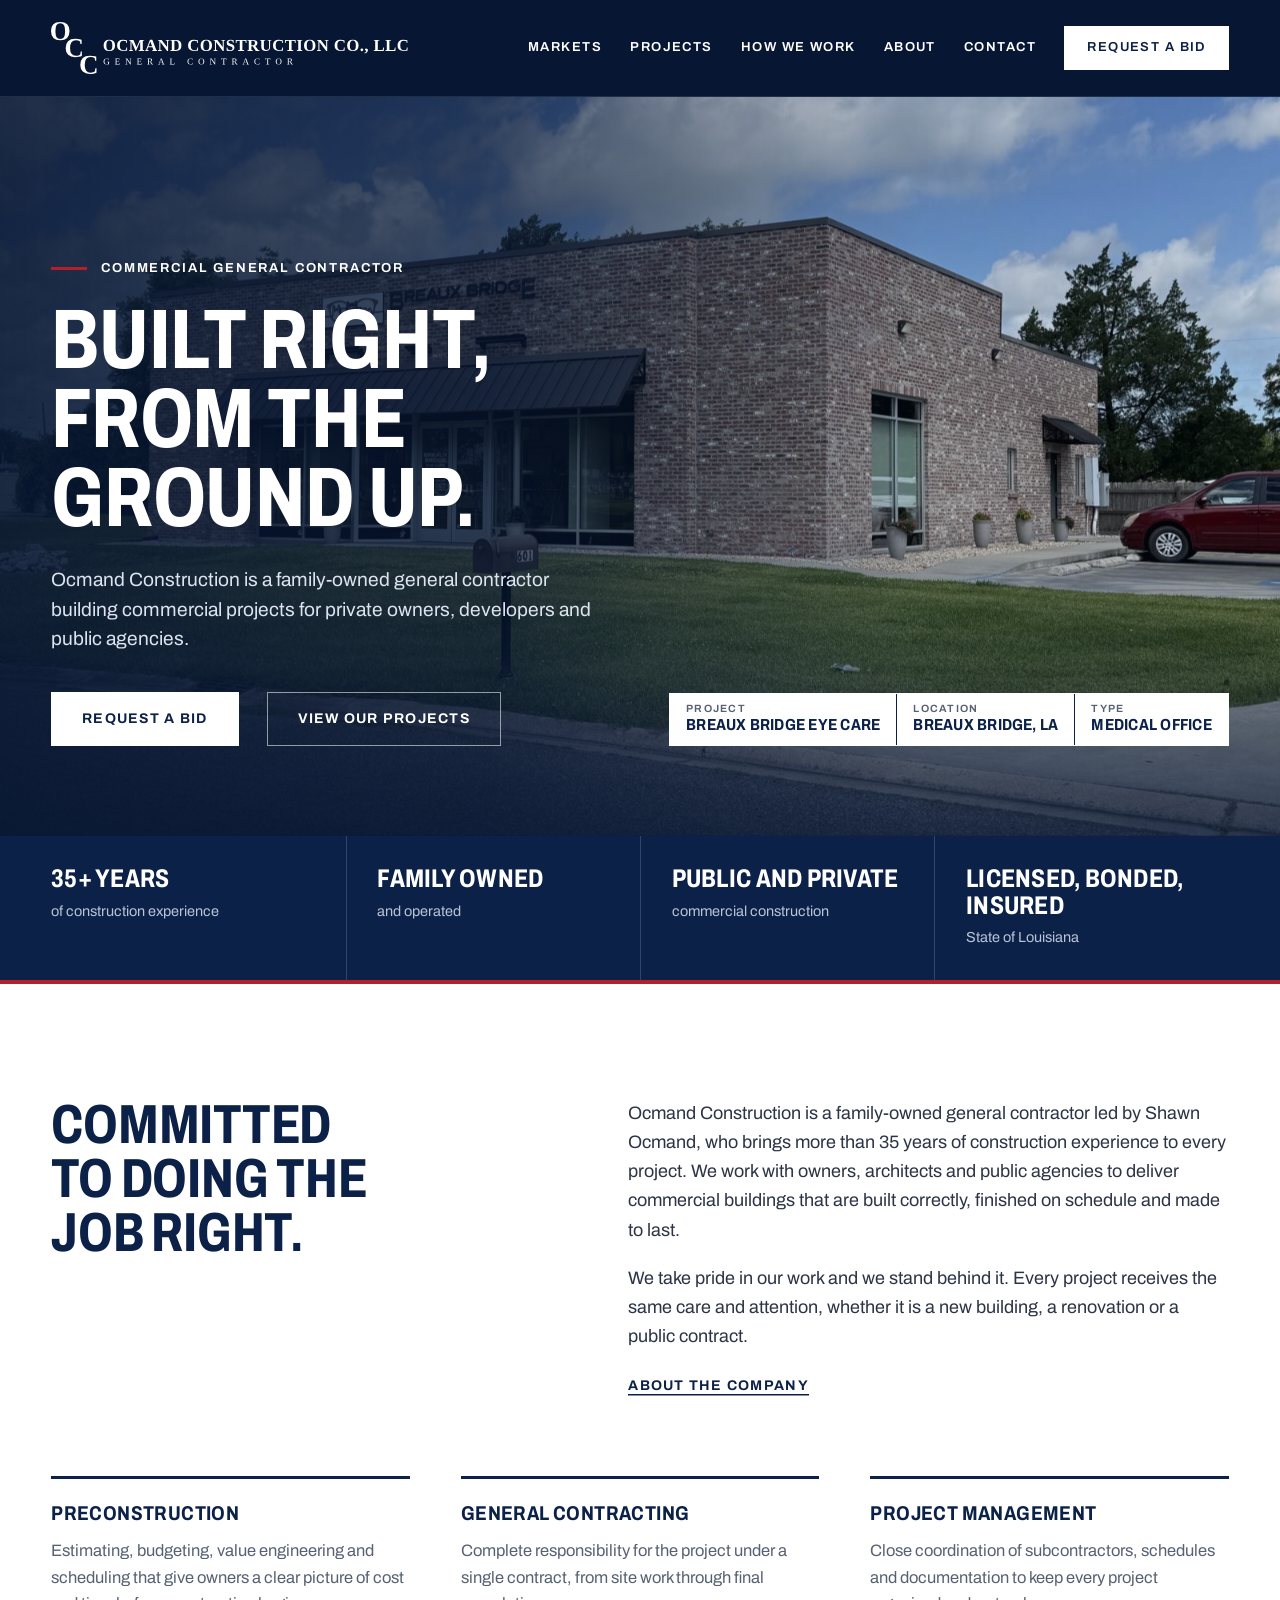
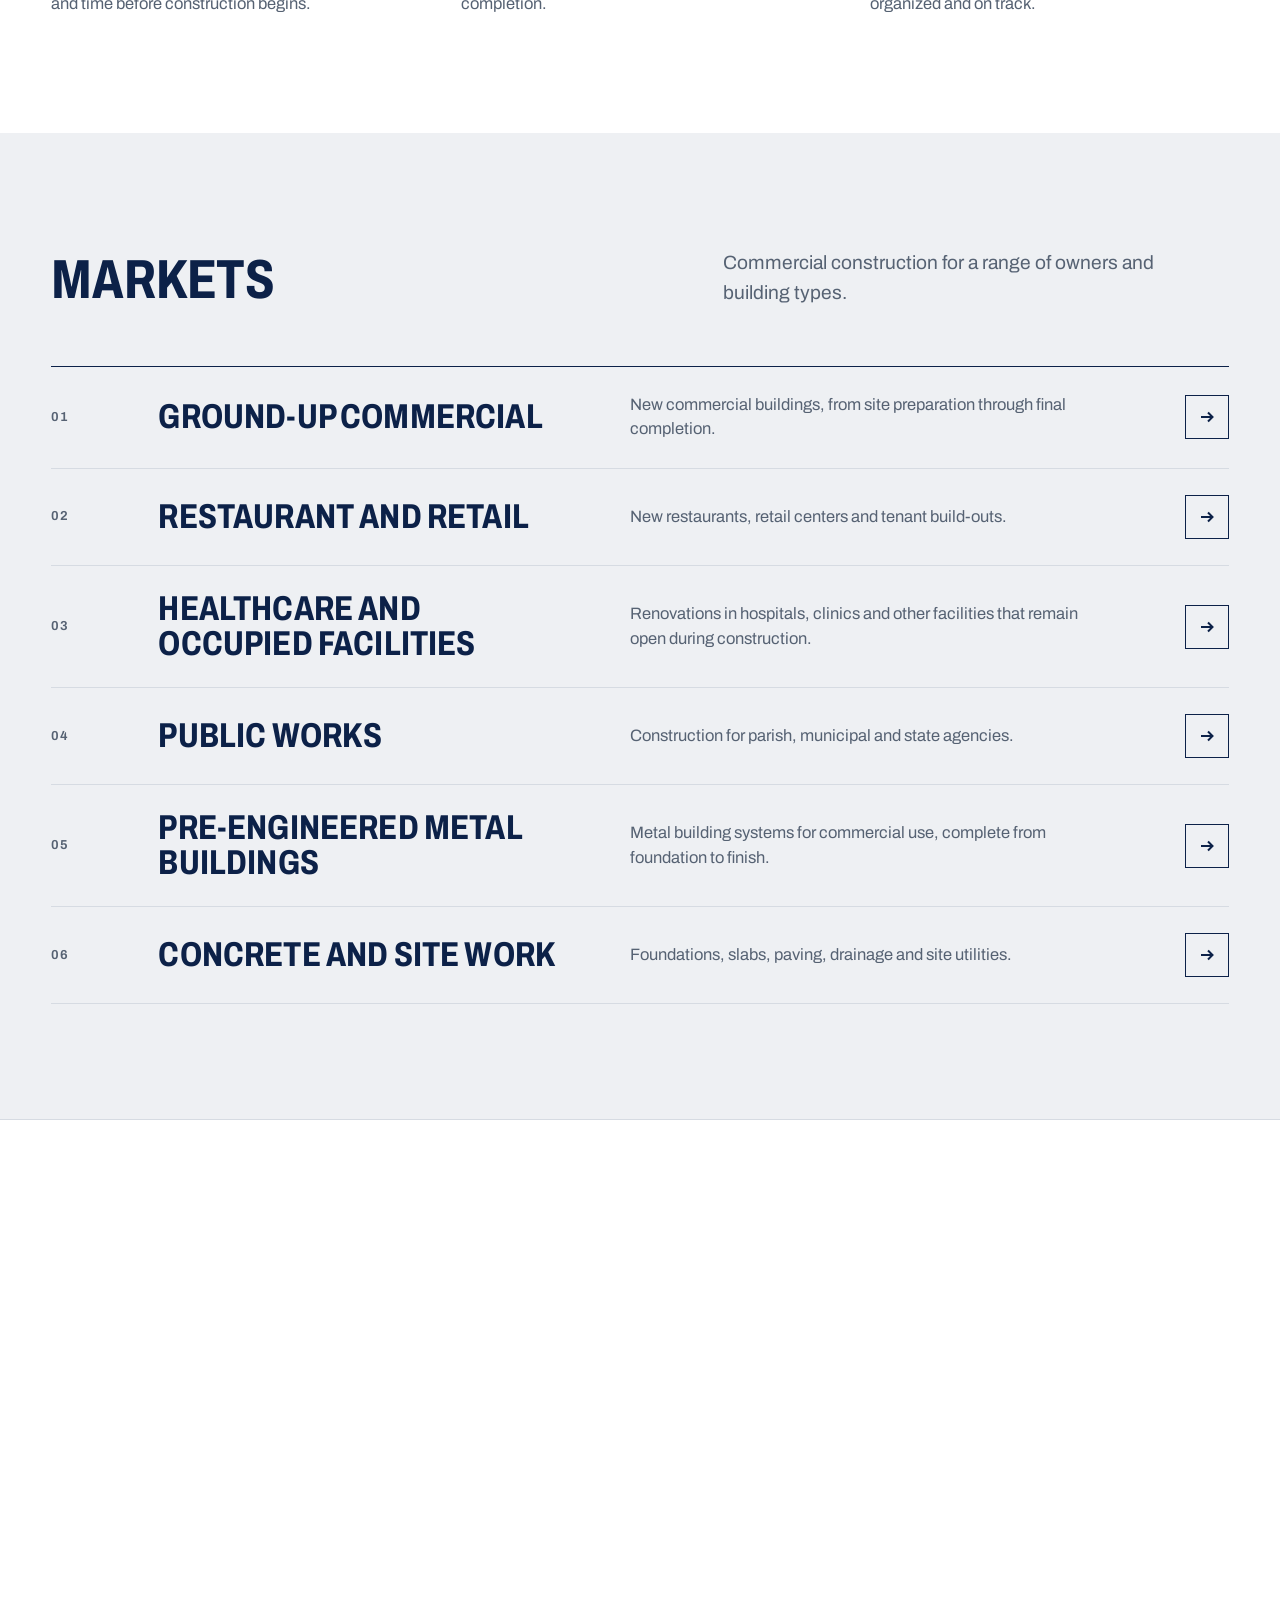
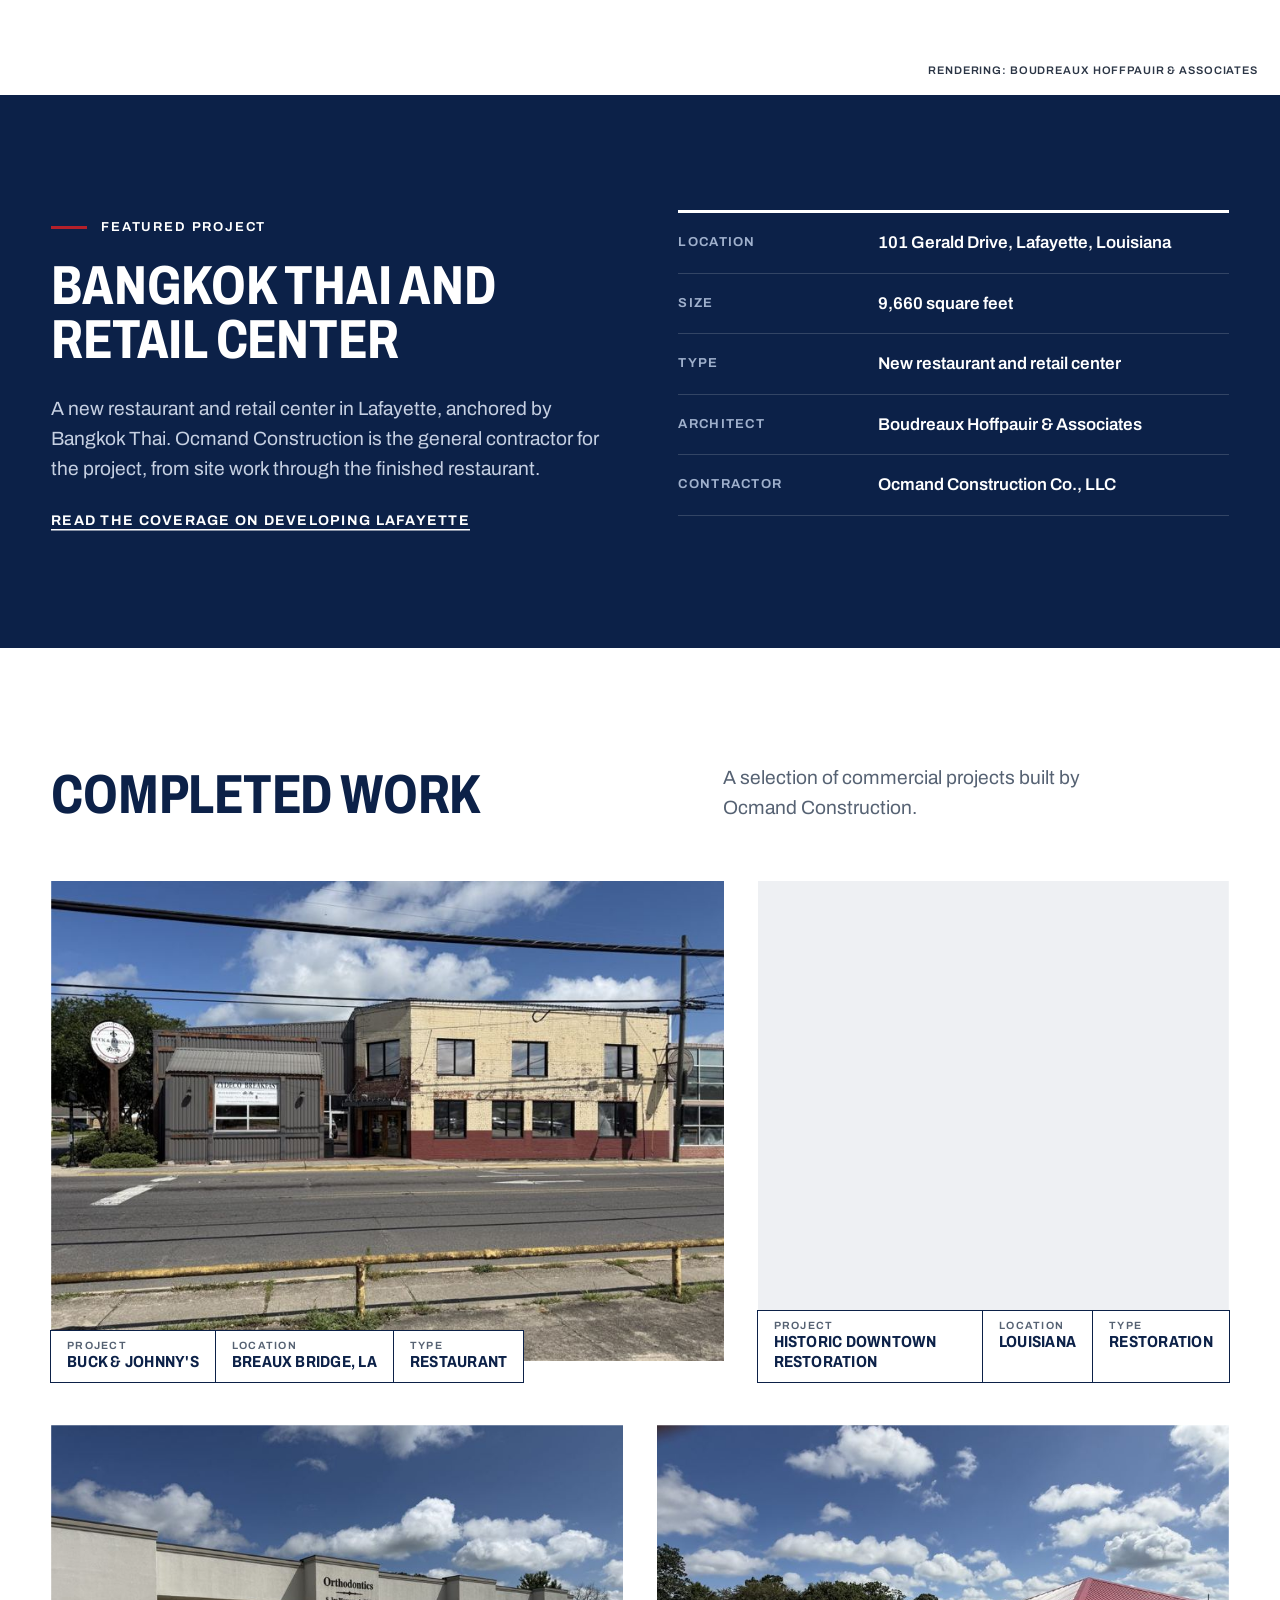
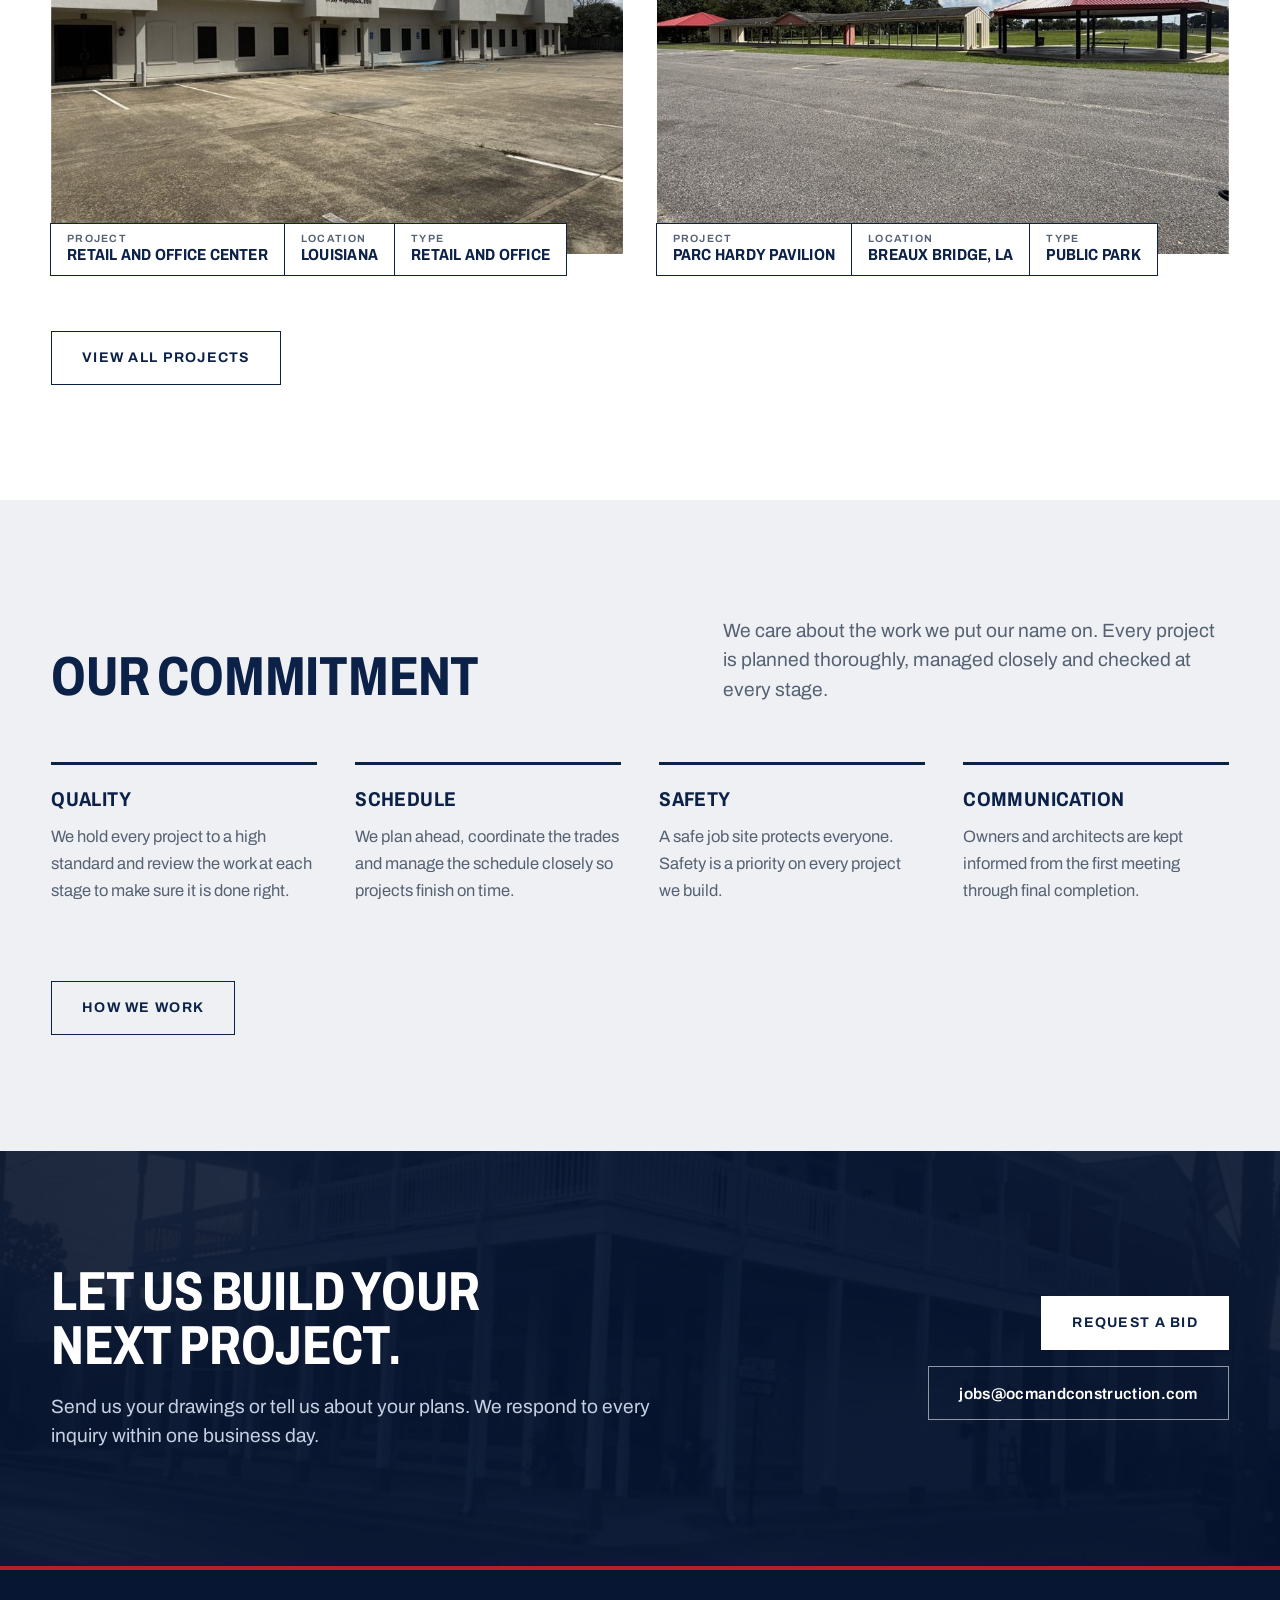
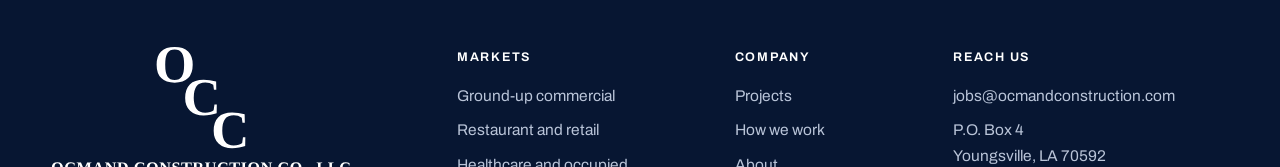
<file: index.html>
<!doctype html>
<html lang="en">
<head>
<meta charset="utf-8">
<meta name="viewport" content="width=device-width, initial-scale=1">
<title>Ocmand Construction Co., LLC | Commercial General Contractor</title>
<meta name="description" content="Ocmand Construction is a family-owned commercial general contractor in Louisiana. New construction, renovations and public works for private owners and public agencies.">
<link rel="canonical" href="https://ocmandconstruction.com/">
<meta property="og:type" content="website"><meta property="og:site_name" content="Ocmand Construction Co., LLC">
<meta property="og:title" content="Ocmand Construction Co., LLC | Commercial General Contractor"><meta property="og:description" content="Ocmand Construction is a family-owned commercial general contractor in Louisiana. New construction, renovations and public works for private owners and public agencies.">
<meta property="og:url" content="https://ocmandconstruction.com/"><meta property="og:image" content="https://ocmandconstruction.com/og.jpg">
<meta name="theme-color" content="#0c2148">
<link rel="icon" href="/favicon.svg" type="image/svg+xml"><link rel="apple-touch-icon" href="/apple-touch-icon.png">
<link rel="preload" href="/archivo.woff2" as="font" type="font/woff2" crossorigin>
<link rel="stylesheet" href="/styles.css">
<script>document.documentElement.classList.add('js')</script>
<script async src="https://www.googletagmanager.com/gtag/js?id=G-M17NYKK31T"></script>
<script>window.dataLayer=window.dataLayer||[];function gtag(){dataLayer.push(arguments);}gtag('js',new Date());gtag('config','G-M17NYKK31T');</script>
<script type="application/ld+json">{"@context": "https://schema.org", "@type": "GeneralContractor", "name": "Ocmand Construction Co., LLC", "legalName": "Ocmand Construction Company, L.L.C.", "url": "https://ocmandconstruction.com/", "logo": "https://ocmandconstruction.com/apple-touch-icon.png", "image": "https://ocmandconstruction.com/og.jpg", "email": "jobs@ocmandconstruction.com", "address": {"@type": "PostalAddress", "postOfficeBoxNumber": "4", "addressLocality": "Youngsville", "addressRegion": "LA", "postalCode": "70592", "addressCountry": "US"}, "areaServed": "Louisiana", "openingHours": "Mo-Fr 07:00-17:00", "description": "Family-owned commercial general contractor in Louisiana. New construction, renovations and public works."}</script>
</head>
<body>
<a class="skip" href="#main">Skip to content</a>
<header class="site-header">
  <div class="wrap">
    <a class="brand" href="/" aria-label="Ocmand Construction Co., LLC, home"><svg viewBox="0 0 1954.7 284" role="img" aria-hidden="true"><use href="/logo.svg#lockup"/></svg></a>
    <button class="burger" aria-label="Menu" aria-expanded="false" aria-controls="nav"><span></span><span></span><span></span></button>
    <nav class="nav" id="nav" aria-label="Main">
      <div class="has-menu"><a href="/services">Markets</a>
        <div class="menu"><a href="/commercial-construction">Ground-up commercial</a><a href="/restaurant-retail">Restaurant and retail</a><a href="/healthcare-occupied">Healthcare and occupied facilities</a><a href="/public-works">Public works</a><a href="/metal-buildings">Pre-engineered metal buildings</a><a href="/concrete-sitework">Concrete and site work</a></div>
      </div>
      <a href="/projects">Projects</a><a href="/approach">How we work</a><a href="/about">About</a><a href="/contact">Contact</a>
      <a class="btn light" href="/contact#bid">Request a bid</a>
    </nav>
  </div>
</header>
<main id="main">
<section class="hero">
  <div class="hero-bg"><img src="/project-11.jpg" srcset="/project-11-800.jpg 800w, /project-11.jpg 1600w" sizes="100vw" width="1600" height="1200" alt="" fetchpriority="high"></div>
  <div class="wrap">
    <div class="hero-copy">
      <span class="kicker">Commercial general contractor</span>
      <h1 class="h-xl">Built right, from the ground up.</h1>
      <p class="lede">Ocmand Construction is a family-owned general contractor building commercial projects for private owners, developers and public agencies.</p>
      <div class="btn-row"><a class="btn light" href="/contact#bid">Request a bid</a><a class="btn outline-light" href="/projects">View our projects</a></div>
    </div>
    <dl class="tb hero-tb"><div><dt>Project</dt><dd>Breaux Bridge Eye Care</dd></div><div><dt>Location</dt><dd>Breaux Bridge, LA</dd></div><div><dt>Type</dt><dd>Medical office</dd></div></dl>
  </div>
</section>
<div class="creds"><div class="wrap"><dl>
  <div><dt>35+ years</dt><dd>of construction experience</dd></div>
  <div><dt>Family owned</dt><dd>and operated</dd></div>
  <div><dt>Public and private</dt><dd>commercial construction</dd></div>
  <div><dt>Licensed, bonded, insured</dt><dd>State of Louisiana</dd></div>
</dl></div></div>

<section class="sec"><div class="wrap">
  <div class="intro">
    <h2 class="h-lg" data-reveal>Committed to doing the job right.</h2>
    <div class="prose" data-reveal style="--d:.08s"><p>Ocmand Construction is a family-owned general contractor led by Shawn Ocmand, who brings more than 35 years of construction experience to every project. We work with owners, architects and public agencies to deliver commercial buildings that are built correctly, finished on schedule and made to last.</p><p>We take pride in our work and we stand behind it. Every project receives the same care and attention, whether it is a new building, a renovation or a public contract.</p><p><a class="link" href="/about">About the company</a></p></div>
  </div>
  <div class="cols3 mt-l"><div data-reveal style="--d:0.00s"><h3 class="h-sm">Preconstruction</h3><p>Estimating, budgeting, value engineering and scheduling that give owners a clear picture of cost and time before construction begins.</p></div><div data-reveal style="--d:0.08s"><h3 class="h-sm">General contracting</h3><p>Complete responsibility for the project under a single contract, from site work through final completion.</p></div><div data-reveal style="--d:0.16s"><h3 class="h-sm">Project management</h3><p>Close coordination of subcontractors, schedules and documentation to keep every project organized and on track.</p></div></div>
</div></section>

<section class="sec concrete"><div class="wrap">
  <div class="sec-head"><h2 class="h-lg" data-reveal>Markets</h2><p class="lede" data-reveal>Commercial construction for a range of owners and building types.</p></div>
  <ul class="markets"><li data-reveal><a href="/commercial-construction"><span class="name">Ground-up commercial</span><span class="desc">New commercial buildings, from site preparation through final completion.</span><span class="go" aria-hidden="true"><svg viewBox="0 0 16 16"><path d="M2 8h11M9 3.5 13.5 8 9 12.5"/></svg></span></a></li><li data-reveal><a href="/restaurant-retail"><span class="name">Restaurant and retail</span><span class="desc">New restaurants, retail centers and tenant build-outs.</span><span class="go" aria-hidden="true"><svg viewBox="0 0 16 16"><path d="M2 8h11M9 3.5 13.5 8 9 12.5"/></svg></span></a></li><li data-reveal><a href="/healthcare-occupied"><span class="name">Healthcare and occupied facilities</span><span class="desc">Renovations in hospitals, clinics and other facilities that remain open during construction.</span><span class="go" aria-hidden="true"><svg viewBox="0 0 16 16"><path d="M2 8h11M9 3.5 13.5 8 9 12.5"/></svg></span></a></li><li data-reveal><a href="/public-works"><span class="name">Public works</span><span class="desc">Construction for parish, municipal and state agencies.</span><span class="go" aria-hidden="true"><svg viewBox="0 0 16 16"><path d="M2 8h11M9 3.5 13.5 8 9 12.5"/></svg></span></a></li><li data-reveal><a href="/metal-buildings"><span class="name">Pre-engineered metal buildings</span><span class="desc">Metal building systems for commercial use, complete from foundation to finish.</span><span class="go" aria-hidden="true"><svg viewBox="0 0 16 16"><path d="M2 8h11M9 3.5 13.5 8 9 12.5"/></svg></span></a></li><li data-reveal><a href="/concrete-sitework"><span class="name">Concrete and site work</span><span class="desc">Foundations, slabs, paving, drainage and site utilities.</span><span class="go" aria-hidden="true"><svg viewBox="0 0 16 16"><path d="M2 8h11M9 3.5 13.5 8 9 12.5"/></svg></span></a></li></ul>
</div></section>

<section class="feature">
<figure class="render" data-reveal><picture><source media="(max-width:700px)" srcset="/bangkok-thai-rendering-m.jpg"><img src="/bangkok-thai-rendering.jpg" srcset="/bangkok-thai-rendering-1200.jpg 1200w, /bangkok-thai-rendering.jpg 2400w" sizes="100vw" width="2400" height="571" alt="Architectural rendering of the Bangkok Thai restaurant and retail center" loading="lazy" decoding="async"></picture><figcaption>Rendering: Boudreaux Hoffpauir &amp; Associates</figcaption></figure>
<div class="sec navy on-navy"><div class="wrap split top">
  <div class="stack" data-reveal><p class="kicker">Featured project</p><h2 class="h-lg">Bangkok Thai and retail center</h2>
  <p class="lede">A new restaurant and retail center in Lafayette, anchored by Bangkok Thai. Ocmand Construction is the general contractor for the project, from site work through the finished restaurant.</p>
  <p><a class="link" href="https://developinglafayette.com/wp/bangkok-thai-to-anchor-new-center-on-johnston-street/" target="_blank" rel="noopener">Read the coverage on Developing Lafayette</a></p></div>
  <dl class="facts on-dark" data-reveal style="--d:.1s"><div><dt>Location</dt><dd>101 Gerald Drive, Lafayette, Louisiana</dd></div><div><dt>Size</dt><dd>9,660 square feet</dd></div><div><dt>Type</dt><dd>New restaurant and retail center</dd></div><div><dt>Architect</dt><dd>Boudreaux Hoffpauir &amp; Associates</dd></div><div><dt>Contractor</dt><dd>Ocmand Construction Co., LLC</dd></div></dl>
</div></div></section>

<section class="sec"><div class="wrap">
  <div class="sec-head"><h2 class="h-lg" data-reveal>Completed work</h2><p class="lede" data-reveal>A selection of commercial projects built by Ocmand Construction.</p></div>
  <div class="work">
    <a class="shot wide" href="/projects" data-reveal style="--d:0s"><div class="frame"><img src="/project-10.jpg" srcset="/project-10-800.jpg 800w, /project-10.jpg 1600w" sizes="(max-width:900px) 100vw, 58vw" width="1600" height="1200" alt="Two-story masonry restaurant building on a downtown corner" loading="lazy" decoding="async"></div><dl class="tb"><div><dt>Project</dt><dd>Buck &amp; Johnny's</dd></div><div><dt>Location</dt><dd>Breaux Bridge, LA</dd></div><div><dt>Type</dt><dd>Restaurant</dd></div></dl></a>
    <a class="shot narrow" href="/projects" data-reveal style="--d:0.1s"><div class="frame"><img src="/project-01.jpg" srcset="/project-01-800.jpg 800w, /project-01.jpg 1600w" sizes="(max-width:900px) 100vw, 42vw" width="1600" height="1600" alt="Two-story historic commercial building with wraparound galleries" loading="lazy" decoding="async"></div><dl class="tb"><div><dt>Project</dt><dd>Historic downtown restoration</dd></div><div><dt>Location</dt><dd>Louisiana</dd></div><div><dt>Type</dt><dd>Restoration</dd></div></dl></a>
    <a class="shot " href="/projects" data-reveal style="--d:0s"><div class="frame"><img src="/project-08.jpg" srcset="/project-08-800.jpg 800w, /project-08.jpg 1600w" sizes="(max-width:900px) 100vw, 50vw" width="1600" height="1200" alt="Single-story multi-tenant retail and office center with a parking lot" loading="lazy" decoding="async"></div><dl class="tb"><div><dt>Project</dt><dd>Retail and office center</dd></div><div><dt>Location</dt><dd>Louisiana</dd></div><div><dt>Type</dt><dd>Retail and office</dd></div></dl></a>
    <a class="shot " href="/projects" data-reveal style="--d:0.1s"><div class="frame"><img src="/project-12.jpg" srcset="/project-12-800.jpg 800w, /project-12.jpg 1600w" sizes="(max-width:900px) 100vw, 50vw" width="1600" height="1200" alt="Open-air park pavilions with red metal roofs" loading="lazy" decoding="async"></div><dl class="tb"><div><dt>Project</dt><dd>Parc Hardy pavilion</dd></div><div><dt>Location</dt><dd>Breaux Bridge, LA</dd></div><div><dt>Type</dt><dd>Public park</dd></div></dl></a>
  </div>
  <p class="mt-l"><a class="btn ghost" href="/projects">View all projects</a></p>
</div></section>

<section class="sec concrete"><div class="wrap">
  <div class="sec-head"><h2 class="h-lg" data-reveal>Our commitment</h2><p class="lede" data-reveal>We care about the work we put our name on. Every project is planned thoroughly, managed closely and checked at every stage.</p></div>
  <div class="cols3 four"><div data-reveal style="--d:0.00s"><h3 class="h-sm">Quality</h3><p>We hold every project to a high standard and review the work at each stage to make sure it is done right.</p></div><div data-reveal style="--d:0.08s"><h3 class="h-sm">Schedule</h3><p>We plan ahead, coordinate the trades and manage the schedule closely so projects finish on time.</p></div><div data-reveal style="--d:0.16s"><h3 class="h-sm">Safety</h3><p>A safe job site protects everyone. Safety is a priority on every project we build.</p></div><div data-reveal style="--d:0.24s"><h3 class="h-sm">Communication</h3><p>Owners and architects are kept informed from the first meeting through final completion.</p></div></div>
  <p class="mt-l"><a class="btn ghost" href="/approach">How we work</a></p>
</div></section>
<section class="cta"><div class="cta-bg"><img src="/project-01.jpg" srcset="/project-01-800.jpg 800w, /project-01.jpg 1600w" sizes="100vw" width="1600" height="1600" alt="" loading="lazy" decoding="async"></div><div class="wrap"><div><h2 class="h-lg">Let us build your next project.</h2><p class="lede">Send us your drawings or tell us about your plans. We respond to every inquiry within one business day.</p></div>
<div class="btn-row"><a class="btn light" href="/contact#bid">Request a bid</a><a class="btn outline-light" href="mailto:jobs@ocmandconstruction.com">jobs@ocmandconstruction.com</a></div></div></section>
</main>
<footer class="site-footer">
  <div class="wrap top">
    <div>
      <a class="f-logo" href="/" aria-label="Ocmand Construction Co., LLC"><svg viewBox="0 0 841.3 410" aria-hidden="true"><use href="/logo.svg#stacked"/></svg></a>
      <p class="blurb">A family-owned commercial general contractor. New construction, renovations and public works.</p>
    </div>
    <div><h3>Markets</h3><ul><li><a href="/commercial-construction">Ground-up commercial</a></li><li><a href="/restaurant-retail">Restaurant and retail</a></li><li><a href="/healthcare-occupied">Healthcare and occupied facilities</a></li><li><a href="/public-works">Public works</a></li><li><a href="/metal-buildings">Pre-engineered metal buildings</a></li><li><a href="/concrete-sitework">Concrete and site work</a></li></ul></div>
    <div><h3>Company</h3><ul><li><a href="/projects">Projects</a></li><li><a href="/approach">How we work</a></li><li><a href="/about">About</a></li><li><a href="/contact">Contact</a></li><li><a href="/contact#subs">Subcontractors</a></li></ul></div>
    <div><h3>Reach us</h3><ul><li><a href="mailto:jobs@ocmandconstruction.com">jobs@ocmandconstruction.com</a></li><li>P.O. Box 4<br>Youngsville, LA 70592</li><li>Monday to Friday, 7 to 5</li></ul></div>
  </div>
  <div class="wrap"><div class="bottom"><span>&copy; <span data-year>2026</span> Ocmand Construction Company, L.L.C.</span><span>Louisiana Contractor License No. 37723</span></div></div>
</footer>
<script src="/site.js" defer></script>
</body></html>
</file>
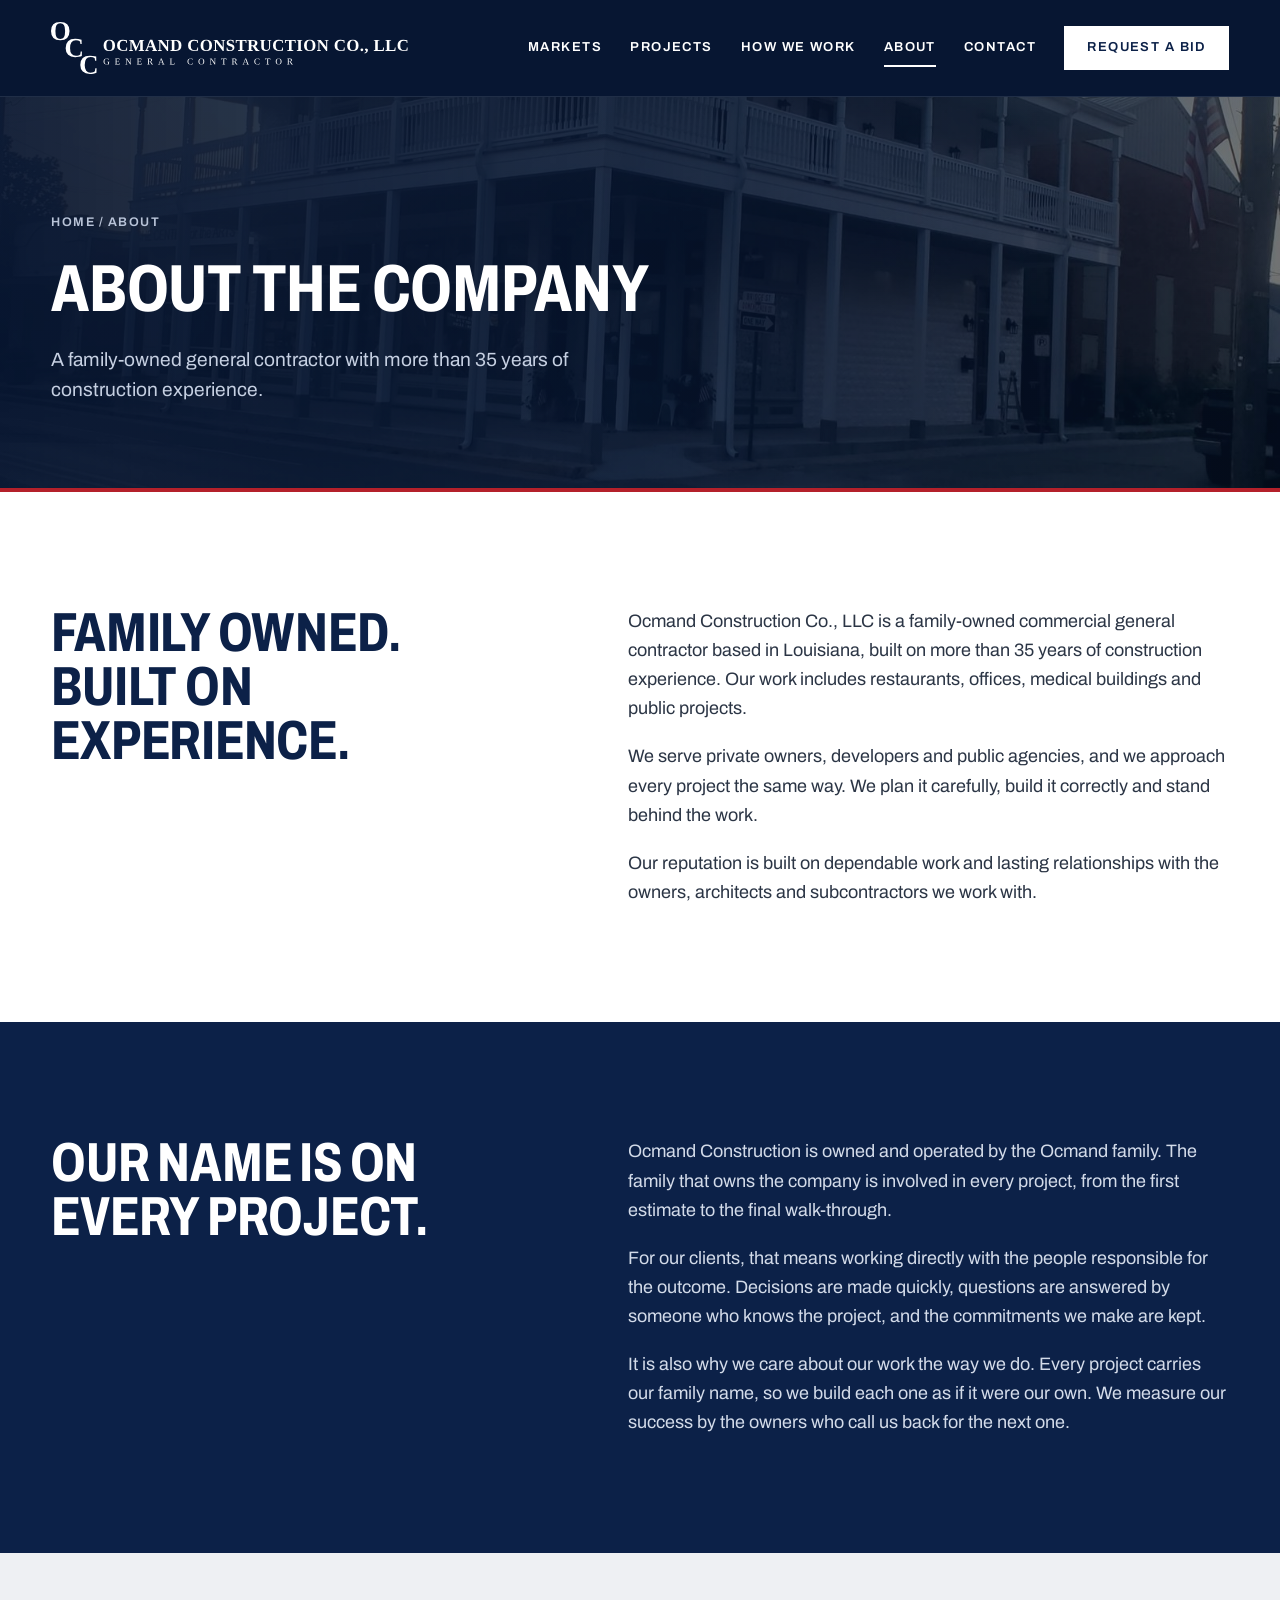
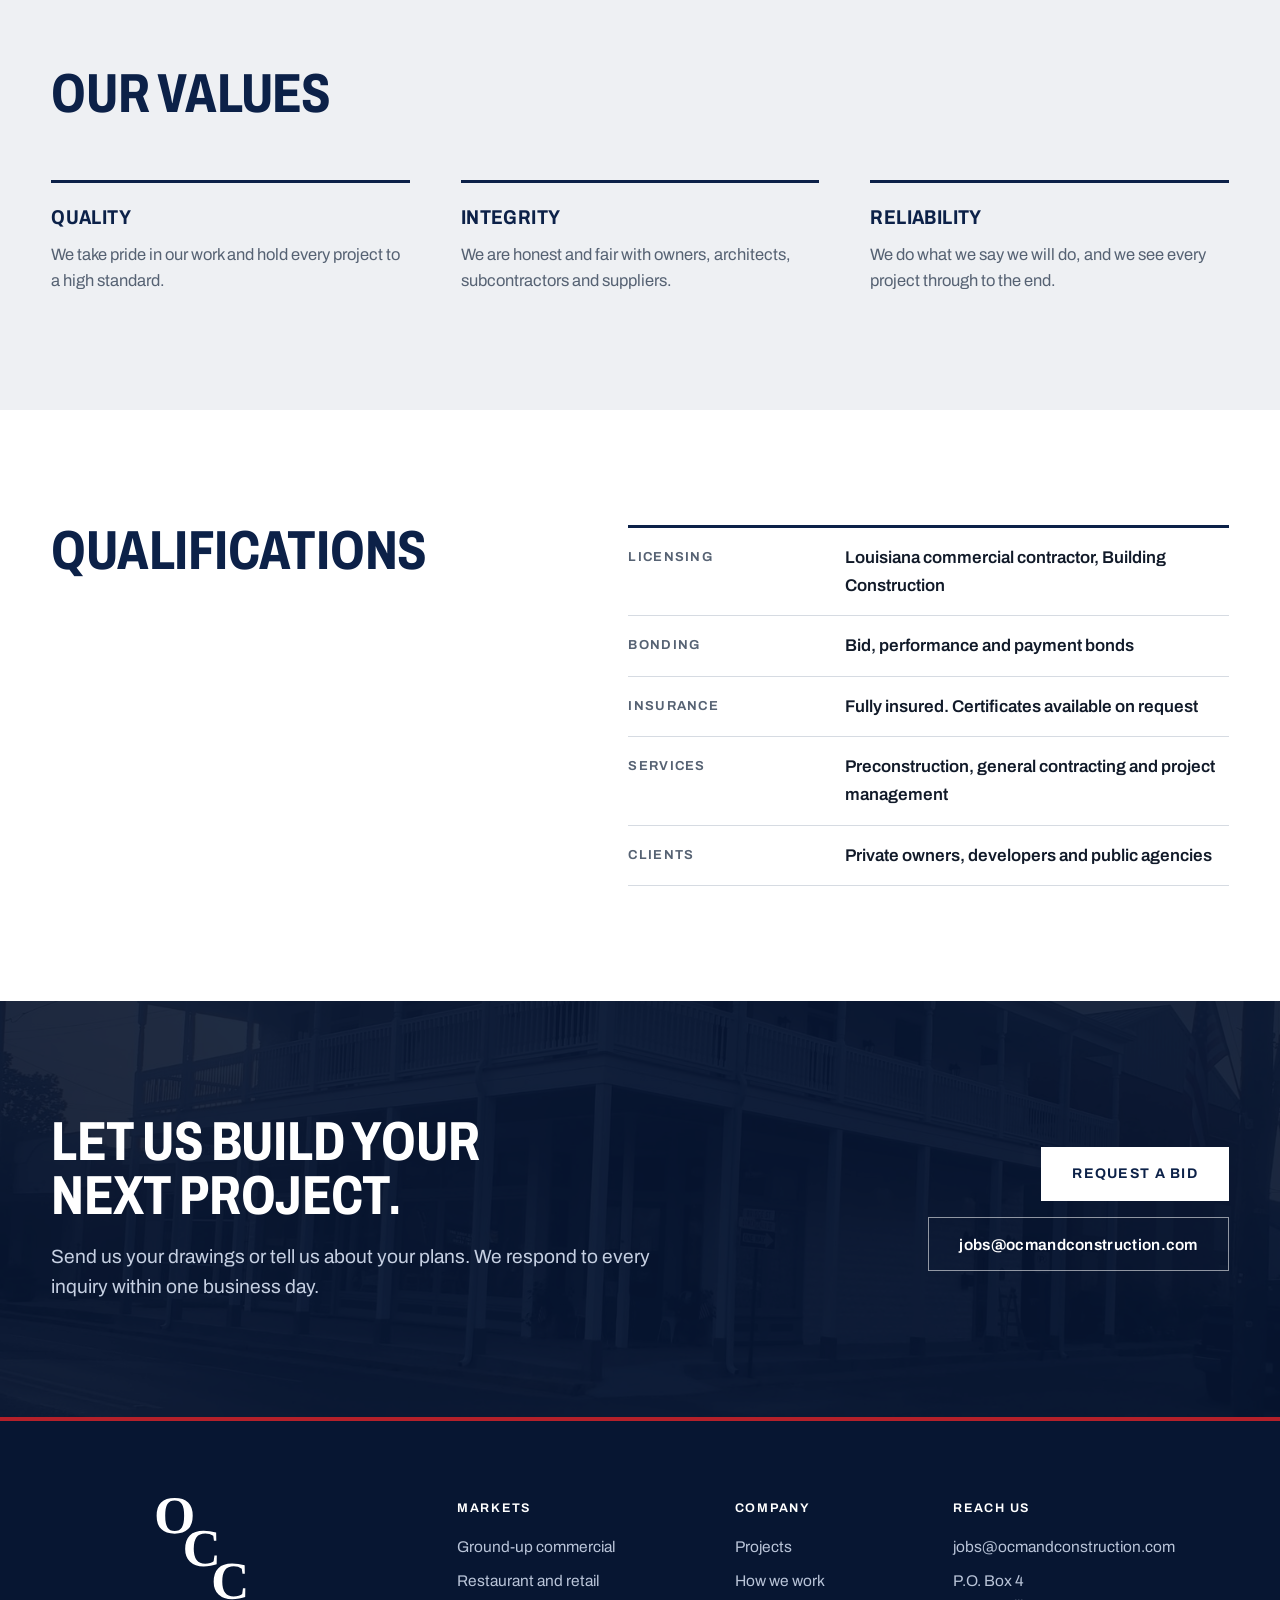
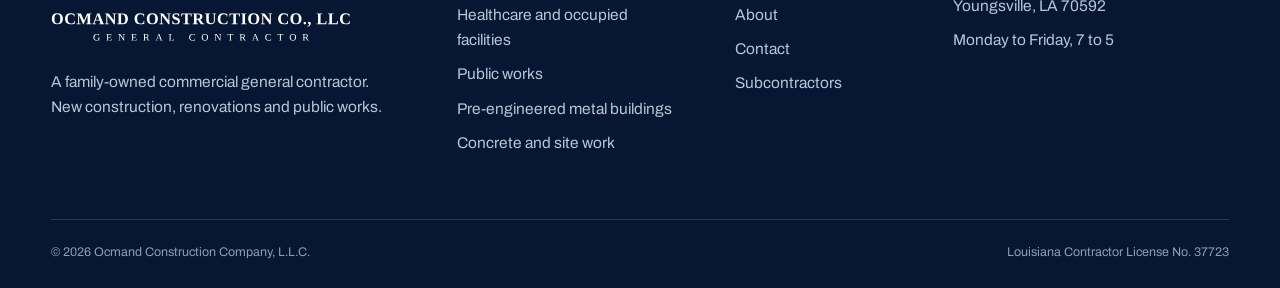
<file: about.html>
<!doctype html>
<html lang="en">
<head>
<meta charset="utf-8">
<meta name="viewport" content="width=device-width, initial-scale=1">
<title>About | Ocmand Construction Co., LLC</title>
<meta name="description" content="Ocmand Construction is a family-owned commercial general contractor in Louisiana with more than 35 years of construction experience.">
<link rel="canonical" href="https://ocmandconstruction.com/about">
<meta property="og:type" content="website"><meta property="og:site_name" content="Ocmand Construction Co., LLC">
<meta property="og:title" content="About | Ocmand Construction Co., LLC"><meta property="og:description" content="Ocmand Construction is a family-owned commercial general contractor in Louisiana with more than 35 years of construction experience.">
<meta property="og:url" content="https://ocmandconstruction.com/about"><meta property="og:image" content="https://ocmandconstruction.com/og.jpg">
<meta name="theme-color" content="#0c2148">
<link rel="icon" href="/favicon.svg" type="image/svg+xml"><link rel="apple-touch-icon" href="/apple-touch-icon.png">
<link rel="preload" href="/archivo.woff2" as="font" type="font/woff2" crossorigin>
<link rel="stylesheet" href="/styles.css">
<script>document.documentElement.classList.add('js')</script>
<script async src="https://www.googletagmanager.com/gtag/js?id=G-M17NYKK31T"></script>
<script>window.dataLayer=window.dataLayer||[];function gtag(){dataLayer.push(arguments);}gtag('js',new Date());gtag('config','G-M17NYKK31T');</script>

</head>
<body>
<a class="skip" href="#main">Skip to content</a>
<header class="site-header">
  <div class="wrap">
    <a class="brand" href="/" aria-label="Ocmand Construction Co., LLC, home"><svg viewBox="0 0 1954.7 284" role="img" aria-hidden="true"><use href="/logo.svg#lockup"/></svg></a>
    <button class="burger" aria-label="Menu" aria-expanded="false" aria-controls="nav"><span></span><span></span><span></span></button>
    <nav class="nav" id="nav" aria-label="Main">
      <div class="has-menu"><a href="/services">Markets</a>
        <div class="menu"><a href="/commercial-construction">Ground-up commercial</a><a href="/restaurant-retail">Restaurant and retail</a><a href="/healthcare-occupied">Healthcare and occupied facilities</a><a href="/public-works">Public works</a><a href="/metal-buildings">Pre-engineered metal buildings</a><a href="/concrete-sitework">Concrete and site work</a></div>
      </div>
      <a href="/projects">Projects</a><a href="/approach">How we work</a><a href="/about" aria-current="page">About</a><a href="/contact">Contact</a>
      <a class="btn light" href="/contact#bid">Request a bid</a>
    </nav>
  </div>
</header>
<main id="main">
<section class="page-head has-photo"><div class="ph-bg"><img src="/project-01.jpg" srcset="/project-01-800.jpg 800w, /project-01.jpg 1600w" sizes="100vw" width="1600" height="1600" alt="" fetchpriority="high"></div>
<div class="wrap"><p class="crumb"><a href="/">Home</a> / About</p><h1 class="h-xl">About the company</h1><p class="lede">A family-owned general contractor with more than 35 years of construction experience.</p></div></section>
<section class="sec"><div class="wrap intro">
  <h2 class="h-lg" data-reveal>Family owned. Built on experience.</h2>
  <div class="prose" data-reveal style="--d:.08s"><p>Ocmand Construction Co., LLC is a family-owned commercial general contractor based in Louisiana, built on more than 35 years of construction experience. Our work includes restaurants, offices, medical buildings and public projects.</p><p>We serve private owners, developers and public agencies, and we approach every project the same way. We plan it carefully, build it correctly and stand behind the work.</p><p>Our reputation is built on dependable work and lasting relationships with the owners, architects and subcontractors we work with.</p></div>
</div></section>
<section class="sec navy on-navy"><div class="wrap intro">
  <h2 class="h-lg" data-reveal>Our name is on every project.</h2>
  <div class="prose" data-reveal style="--d:.08s"><p>Ocmand Construction is owned and operated by the Ocmand family. The family that owns the company is involved in every project, from the first estimate to the final walk-through.</p><p>For our clients, that means working directly with the people responsible for the outcome. Decisions are made quickly, questions are answered by someone who knows the project, and the commitments we make are kept.</p><p>It is also why we care about our work the way we do. Every project carries our family name, so we build each one as if it were our own. We measure our success by the owners who call us back for the next one.</p></div>
</div></section>
<section class="sec concrete"><div class="wrap">
  <div class="sec-head single"><h2 class="h-lg" data-reveal>Our values</h2></div>
  <div class="cols3"><div data-reveal style="--d:0.00s"><h3 class="h-sm">Quality</h3><p>We take pride in our work and hold every project to a high standard.</p></div><div data-reveal style="--d:0.08s"><h3 class="h-sm">Integrity</h3><p>We are honest and fair with owners, architects, subcontractors and suppliers.</p></div><div data-reveal style="--d:0.16s"><h3 class="h-sm">Reliability</h3><p>We do what we say we will do, and we see every project through to the end.</p></div></div>
</div></section>
<section class="sec"><div class="wrap intro">
  <h2 class="h-lg" data-reveal>Qualifications</h2>
  <dl class="facts" data-reveal style="--d:.08s"><div><dt>Licensing</dt><dd>Louisiana commercial contractor, Building Construction</dd></div><div><dt>Bonding</dt><dd>Bid, performance and payment bonds</dd></div><div><dt>Insurance</dt><dd>Fully insured. Certificates available on request</dd></div><div><dt>Services</dt><dd>Preconstruction, general contracting and project management</dd></div><div><dt>Clients</dt><dd>Private owners, developers and public agencies</dd></div></dl>
</div></section><section class="cta"><div class="cta-bg"><img src="/project-01.jpg" srcset="/project-01-800.jpg 800w, /project-01.jpg 1600w" sizes="100vw" width="1600" height="1600" alt="" loading="lazy" decoding="async"></div><div class="wrap"><div><h2 class="h-lg">Let us build your next project.</h2><p class="lede">Send us your drawings or tell us about your plans. We respond to every inquiry within one business day.</p></div>
<div class="btn-row"><a class="btn light" href="/contact#bid">Request a bid</a><a class="btn outline-light" href="mailto:jobs@ocmandconstruction.com">jobs@ocmandconstruction.com</a></div></div></section>
</main>
<footer class="site-footer">
  <div class="wrap top">
    <div>
      <a class="f-logo" href="/" aria-label="Ocmand Construction Co., LLC"><svg viewBox="0 0 841.3 410" aria-hidden="true"><use href="/logo.svg#stacked"/></svg></a>
      <p class="blurb">A family-owned commercial general contractor. New construction, renovations and public works.</p>
    </div>
    <div><h3>Markets</h3><ul><li><a href="/commercial-construction">Ground-up commercial</a></li><li><a href="/restaurant-retail">Restaurant and retail</a></li><li><a href="/healthcare-occupied">Healthcare and occupied facilities</a></li><li><a href="/public-works">Public works</a></li><li><a href="/metal-buildings">Pre-engineered metal buildings</a></li><li><a href="/concrete-sitework">Concrete and site work</a></li></ul></div>
    <div><h3>Company</h3><ul><li><a href="/projects">Projects</a></li><li><a href="/approach">How we work</a></li><li><a href="/about">About</a></li><li><a href="/contact">Contact</a></li><li><a href="/contact#subs">Subcontractors</a></li></ul></div>
    <div><h3>Reach us</h3><ul><li><a href="mailto:jobs@ocmandconstruction.com">jobs@ocmandconstruction.com</a></li><li>P.O. Box 4<br>Youngsville, LA 70592</li><li>Monday to Friday, 7 to 5</li></ul></div>
  </div>
  <div class="wrap"><div class="bottom"><span>&copy; <span data-year>2026</span> Ocmand Construction Company, L.L.C.</span><span>Louisiana Contractor License No. 37723</span></div></div>
</footer>
<script src="/site.js" defer></script>
</body></html>
</file>
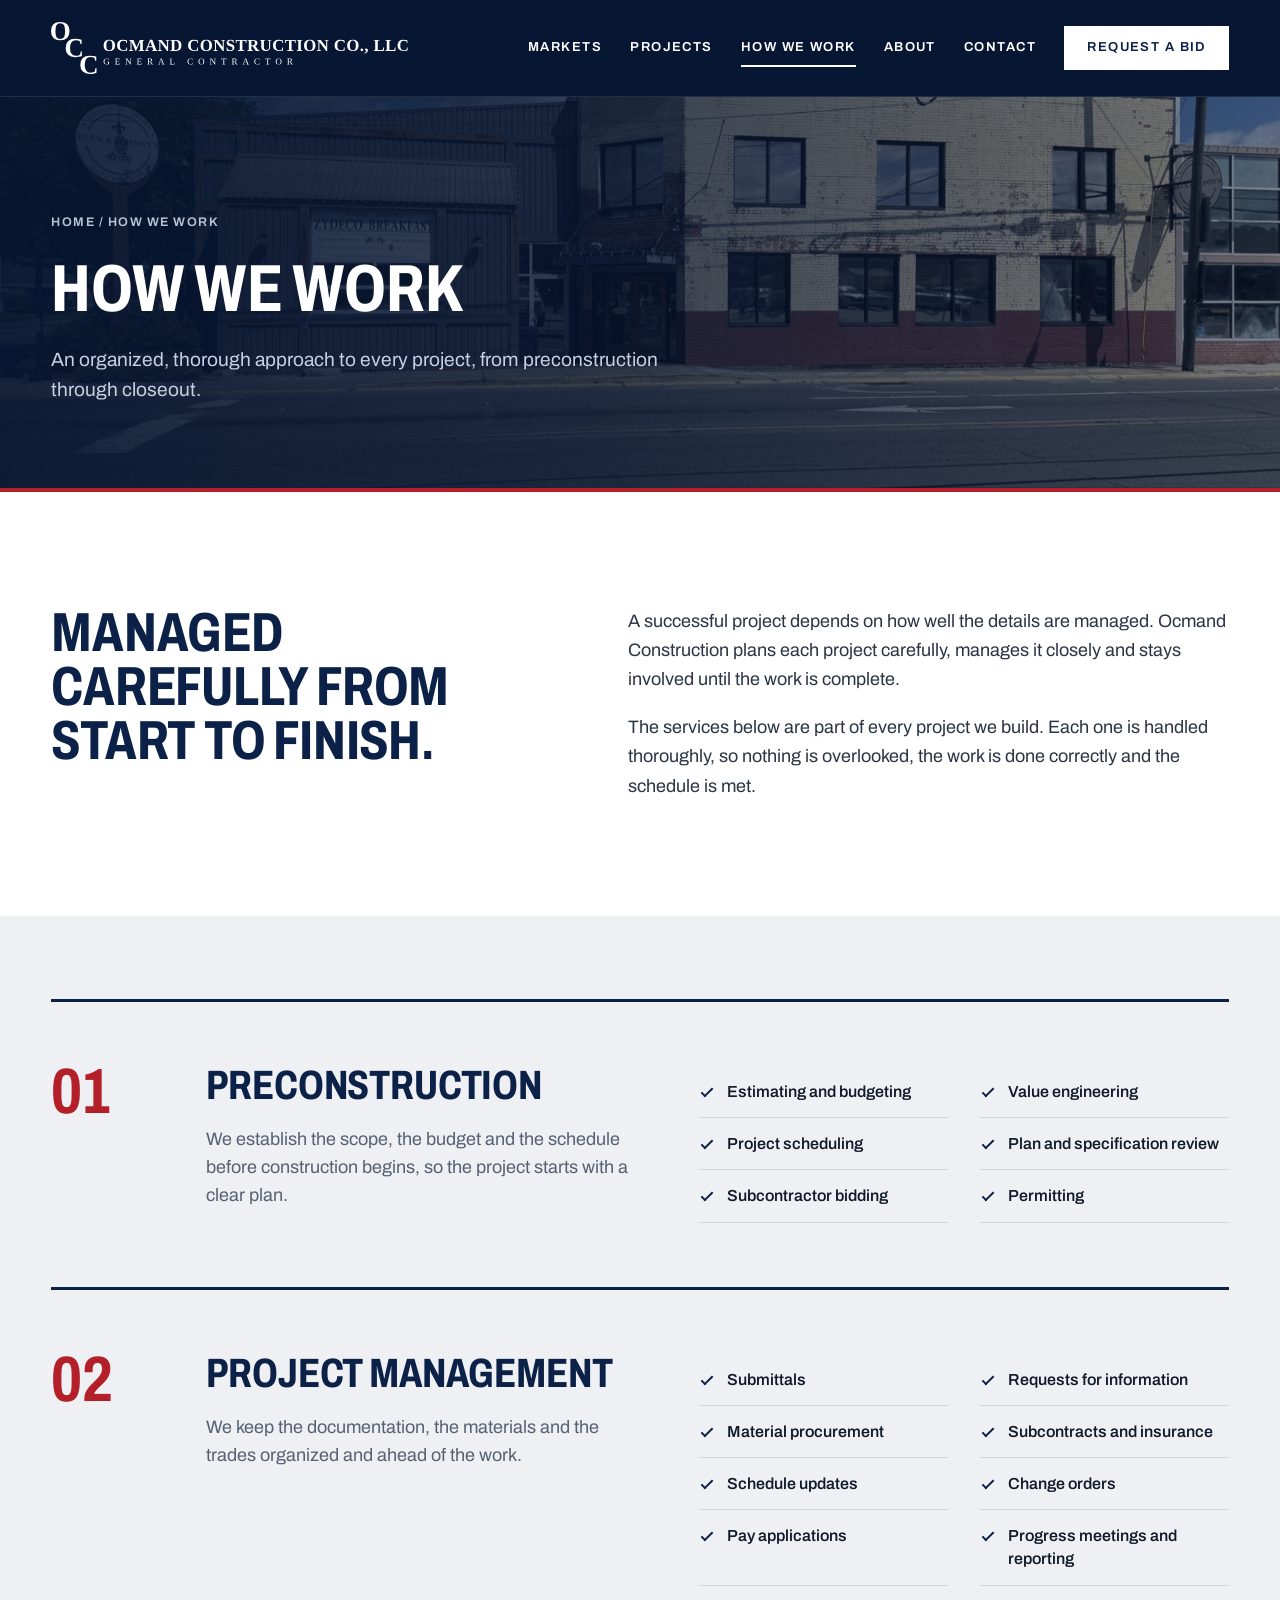
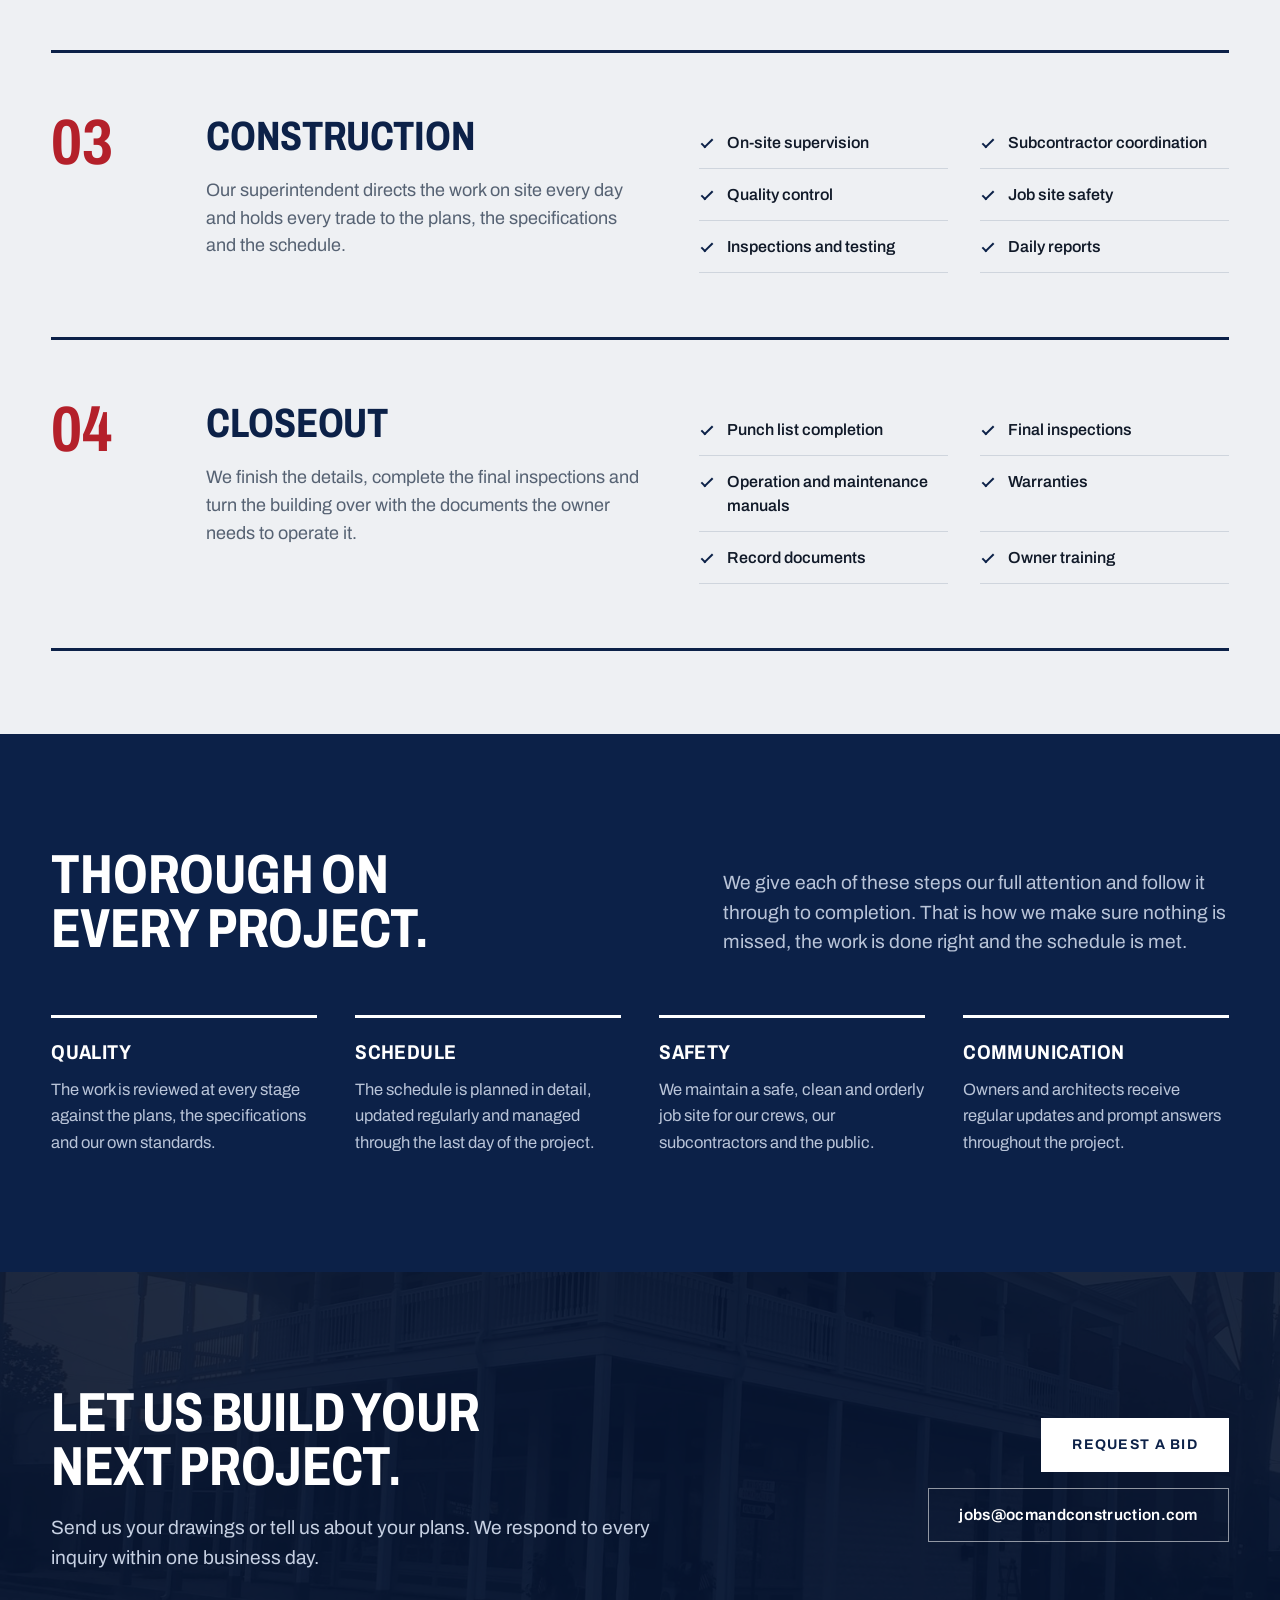
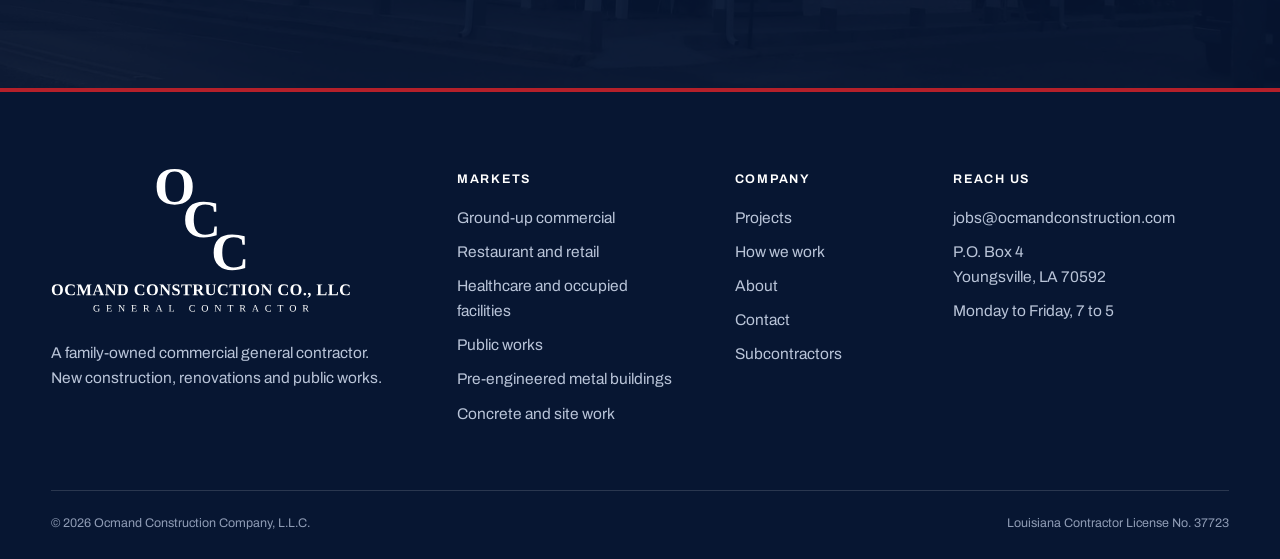
<file: approach.html>
<!doctype html>
<html lang="en">
<head>
<meta charset="utf-8">
<meta name="viewport" content="width=device-width, initial-scale=1">
<title>How We Work | Ocmand Construction Co., LLC</title>
<meta name="description" content="How Ocmand Construction manages a commercial project: preconstruction, project management, construction and closeout, handled thoroughly from start to finish.">
<link rel="canonical" href="https://ocmandconstruction.com/approach">
<meta property="og:type" content="website"><meta property="og:site_name" content="Ocmand Construction Co., LLC">
<meta property="og:title" content="How We Work | Ocmand Construction Co., LLC"><meta property="og:description" content="How Ocmand Construction manages a commercial project: preconstruction, project management, construction and closeout, handled thoroughly from start to finish.">
<meta property="og:url" content="https://ocmandconstruction.com/approach"><meta property="og:image" content="https://ocmandconstruction.com/og.jpg">
<meta name="theme-color" content="#0c2148">
<link rel="icon" href="/favicon.svg" type="image/svg+xml"><link rel="apple-touch-icon" href="/apple-touch-icon.png">
<link rel="preload" href="/archivo.woff2" as="font" type="font/woff2" crossorigin>
<link rel="stylesheet" href="/styles.css">
<script>document.documentElement.classList.add('js')</script>
<script async src="https://www.googletagmanager.com/gtag/js?id=G-M17NYKK31T"></script>
<script>window.dataLayer=window.dataLayer||[];function gtag(){dataLayer.push(arguments);}gtag('js',new Date());gtag('config','G-M17NYKK31T');</script>

</head>
<body>
<a class="skip" href="#main">Skip to content</a>
<header class="site-header">
  <div class="wrap">
    <a class="brand" href="/" aria-label="Ocmand Construction Co., LLC, home"><svg viewBox="0 0 1954.7 284" role="img" aria-hidden="true"><use href="/logo.svg#lockup"/></svg></a>
    <button class="burger" aria-label="Menu" aria-expanded="false" aria-controls="nav"><span></span><span></span><span></span></button>
    <nav class="nav" id="nav" aria-label="Main">
      <div class="has-menu"><a href="/services">Markets</a>
        <div class="menu"><a href="/commercial-construction">Ground-up commercial</a><a href="/restaurant-retail">Restaurant and retail</a><a href="/healthcare-occupied">Healthcare and occupied facilities</a><a href="/public-works">Public works</a><a href="/metal-buildings">Pre-engineered metal buildings</a><a href="/concrete-sitework">Concrete and site work</a></div>
      </div>
      <a href="/projects">Projects</a><a href="/approach" aria-current="page">How we work</a><a href="/about">About</a><a href="/contact">Contact</a>
      <a class="btn light" href="/contact#bid">Request a bid</a>
    </nav>
  </div>
</header>
<main id="main">
<section class="page-head has-photo"><div class="ph-bg"><img src="/project-10.jpg" srcset="/project-10-800.jpg 800w, /project-10.jpg 1600w" sizes="100vw" width="1600" height="1200" alt="" fetchpriority="high"></div>
<div class="wrap"><p class="crumb"><a href="/">Home</a> / How we work</p><h1 class="h-xl">How we work</h1><p class="lede">An organized, thorough approach to every project, from preconstruction through closeout.</p></div></section>
<section class="sec"><div class="wrap intro">
  <h2 class="h-lg" data-reveal>Managed carefully from start to finish.</h2>
  <div class="prose" data-reveal style="--d:.08s"><p>A successful project depends on how well the details are managed. Ocmand Construction plans each project carefully, manages it closely and stays involved until the work is complete.</p><p>The services below are part of every project we build. Each one is handled thoroughly, so nothing is overlooked, the work is done correctly and the schedule is met.</p></div>
</div></section>
<section class="sec concrete tight"><div class="wrap phases">
<div class="phase" data-reveal><p class="phase-n" aria-hidden="true">01</p><div><h2 class="h-lg">Preconstruction</h2><p class="lede mt-s">We establish the scope, the budget and the schedule before construction begins, so the project starts with a clear plan.</p></div><ul class="scope"><li>Estimating and budgeting</li><li>Value engineering</li><li>Project scheduling</li><li>Plan and specification review</li><li>Subcontractor bidding</li><li>Permitting</li></ul></div>
<div class="phase" data-reveal><p class="phase-n" aria-hidden="true">02</p><div><h2 class="h-lg">Project management</h2><p class="lede mt-s">We keep the documentation, the materials and the trades organized and ahead of the work.</p></div><ul class="scope"><li>Submittals</li><li>Requests for information</li><li>Material procurement</li><li>Subcontracts and insurance</li><li>Schedule updates</li><li>Change orders</li><li>Pay applications</li><li>Progress meetings and reporting</li></ul></div>
<div class="phase" data-reveal><p class="phase-n" aria-hidden="true">03</p><div><h2 class="h-lg">Construction</h2><p class="lede mt-s">Our superintendent directs the work on site every day and holds every trade to the plans, the specifications and the schedule.</p></div><ul class="scope"><li>On-site supervision</li><li>Subcontractor coordination</li><li>Quality control</li><li>Job site safety</li><li>Inspections and testing</li><li>Daily reports</li></ul></div>
<div class="phase" data-reveal><p class="phase-n" aria-hidden="true">04</p><div><h2 class="h-lg">Closeout</h2><p class="lede mt-s">We finish the details, complete the final inspections and turn the building over with the documents the owner needs to operate it.</p></div><ul class="scope"><li>Punch list completion</li><li>Final inspections</li><li>Operation and maintenance manuals</li><li>Warranties</li><li>Record documents</li><li>Owner training</li></ul></div>
</div></section>
<section class="sec navy on-navy"><div class="wrap">
  <div class="sec-head"><h2 class="h-lg" data-reveal>Thorough on every project.</h2><p class="lede" data-reveal>We give each of these steps our full attention and follow it through to completion. That is how we make sure nothing is missed, the work is done right and the schedule is met.</p></div>
  <div class="cols3 four"><div data-reveal style="--d:0.00s"><h3 class="h-sm">Quality</h3><p>The work is reviewed at every stage against the plans, the specifications and our own standards.</p></div><div data-reveal style="--d:0.08s"><h3 class="h-sm">Schedule</h3><p>The schedule is planned in detail, updated regularly and managed through the last day of the project.</p></div><div data-reveal style="--d:0.16s"><h3 class="h-sm">Safety</h3><p>We maintain a safe, clean and orderly job site for our crews, our subcontractors and the public.</p></div><div data-reveal style="--d:0.24s"><h3 class="h-sm">Communication</h3><p>Owners and architects receive regular updates and prompt answers throughout the project.</p></div></div>
</div></section><section class="cta"><div class="cta-bg"><img src="/project-01.jpg" srcset="/project-01-800.jpg 800w, /project-01.jpg 1600w" sizes="100vw" width="1600" height="1600" alt="" loading="lazy" decoding="async"></div><div class="wrap"><div><h2 class="h-lg">Let us build your next project.</h2><p class="lede">Send us your drawings or tell us about your plans. We respond to every inquiry within one business day.</p></div>
<div class="btn-row"><a class="btn light" href="/contact#bid">Request a bid</a><a class="btn outline-light" href="mailto:jobs@ocmandconstruction.com">jobs@ocmandconstruction.com</a></div></div></section>
</main>
<footer class="site-footer">
  <div class="wrap top">
    <div>
      <a class="f-logo" href="/" aria-label="Ocmand Construction Co., LLC"><svg viewBox="0 0 841.3 410" aria-hidden="true"><use href="/logo.svg#stacked"/></svg></a>
      <p class="blurb">A family-owned commercial general contractor. New construction, renovations and public works.</p>
    </div>
    <div><h3>Markets</h3><ul><li><a href="/commercial-construction">Ground-up commercial</a></li><li><a href="/restaurant-retail">Restaurant and retail</a></li><li><a href="/healthcare-occupied">Healthcare and occupied facilities</a></li><li><a href="/public-works">Public works</a></li><li><a href="/metal-buildings">Pre-engineered metal buildings</a></li><li><a href="/concrete-sitework">Concrete and site work</a></li></ul></div>
    <div><h3>Company</h3><ul><li><a href="/projects">Projects</a></li><li><a href="/approach">How we work</a></li><li><a href="/about">About</a></li><li><a href="/contact">Contact</a></li><li><a href="/contact#subs">Subcontractors</a></li></ul></div>
    <div><h3>Reach us</h3><ul><li><a href="mailto:jobs@ocmandconstruction.com">jobs@ocmandconstruction.com</a></li><li>P.O. Box 4<br>Youngsville, LA 70592</li><li>Monday to Friday, 7 to 5</li></ul></div>
  </div>
  <div class="wrap"><div class="bottom"><span>&copy; <span data-year>2026</span> Ocmand Construction Company, L.L.C.</span><span>Louisiana Contractor License No. 37723</span></div></div>
</footer>
<script src="/site.js" defer></script>
</body></html>
</file>
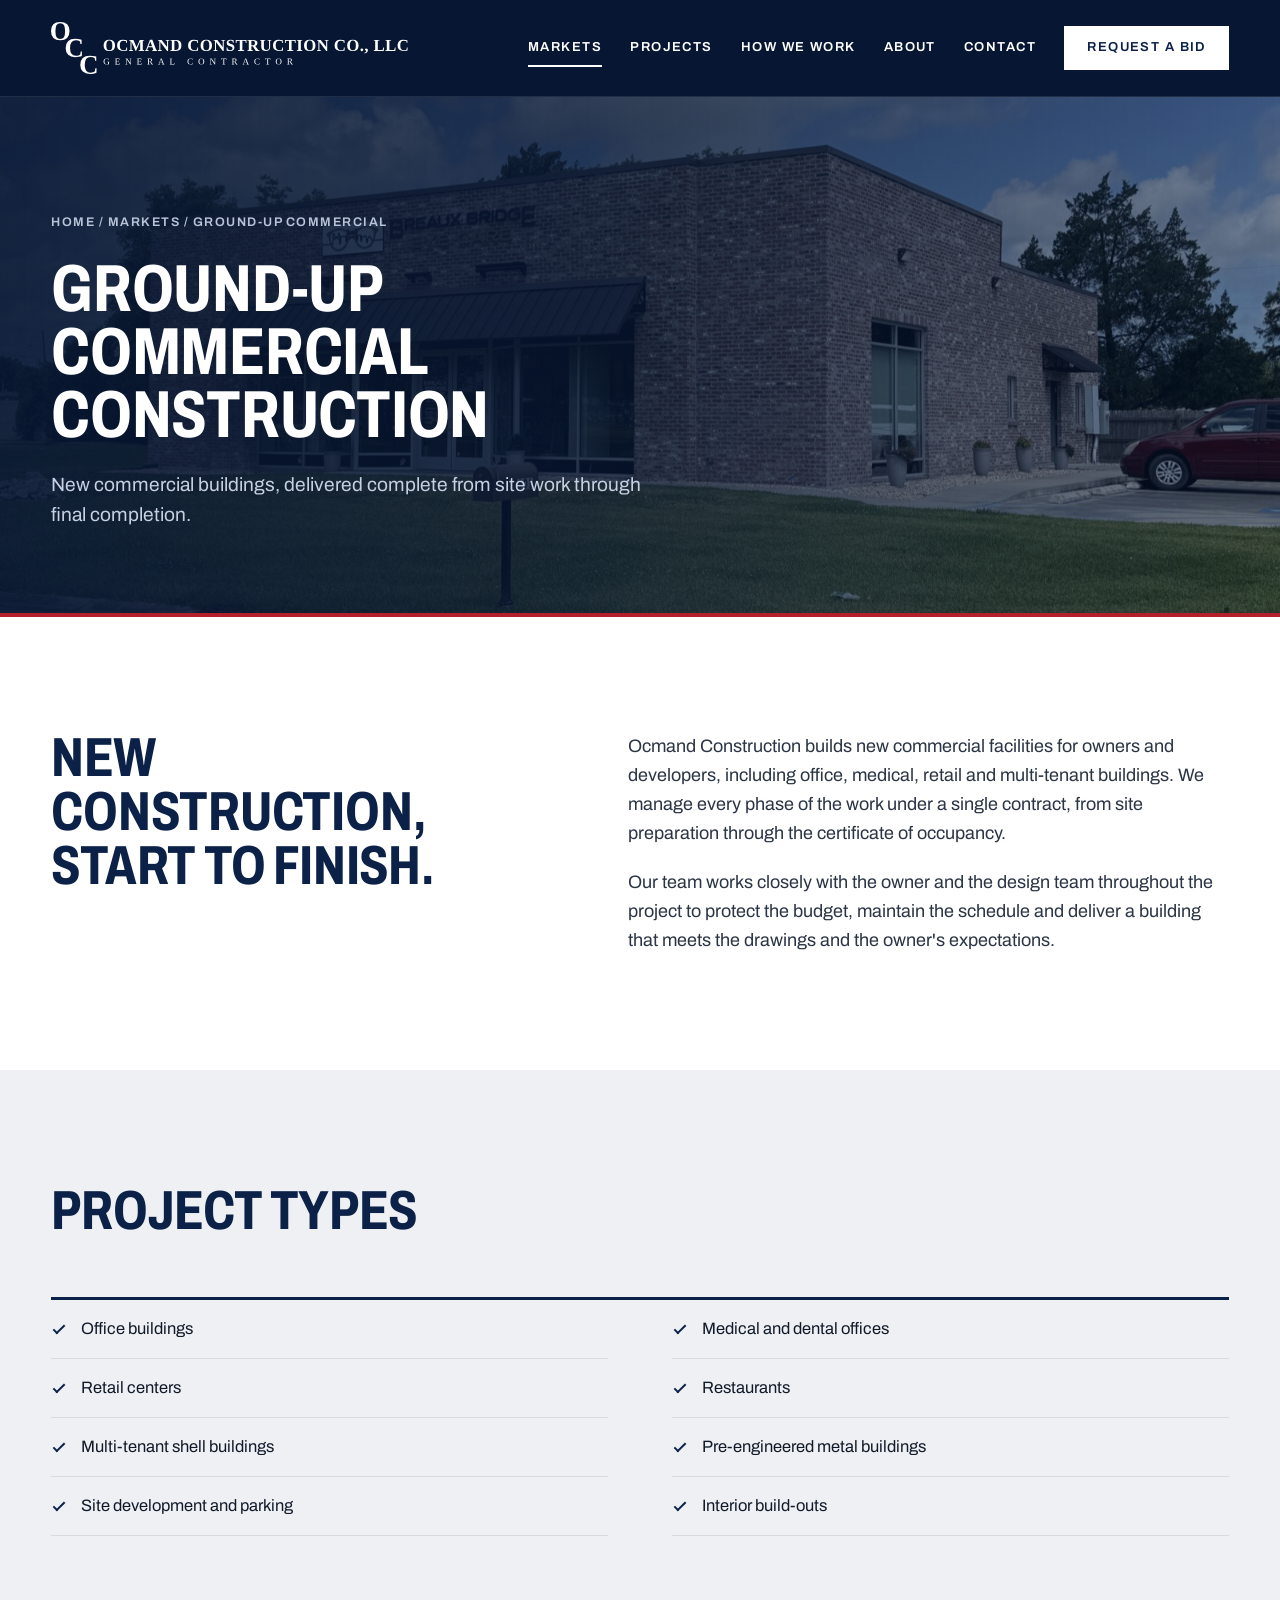
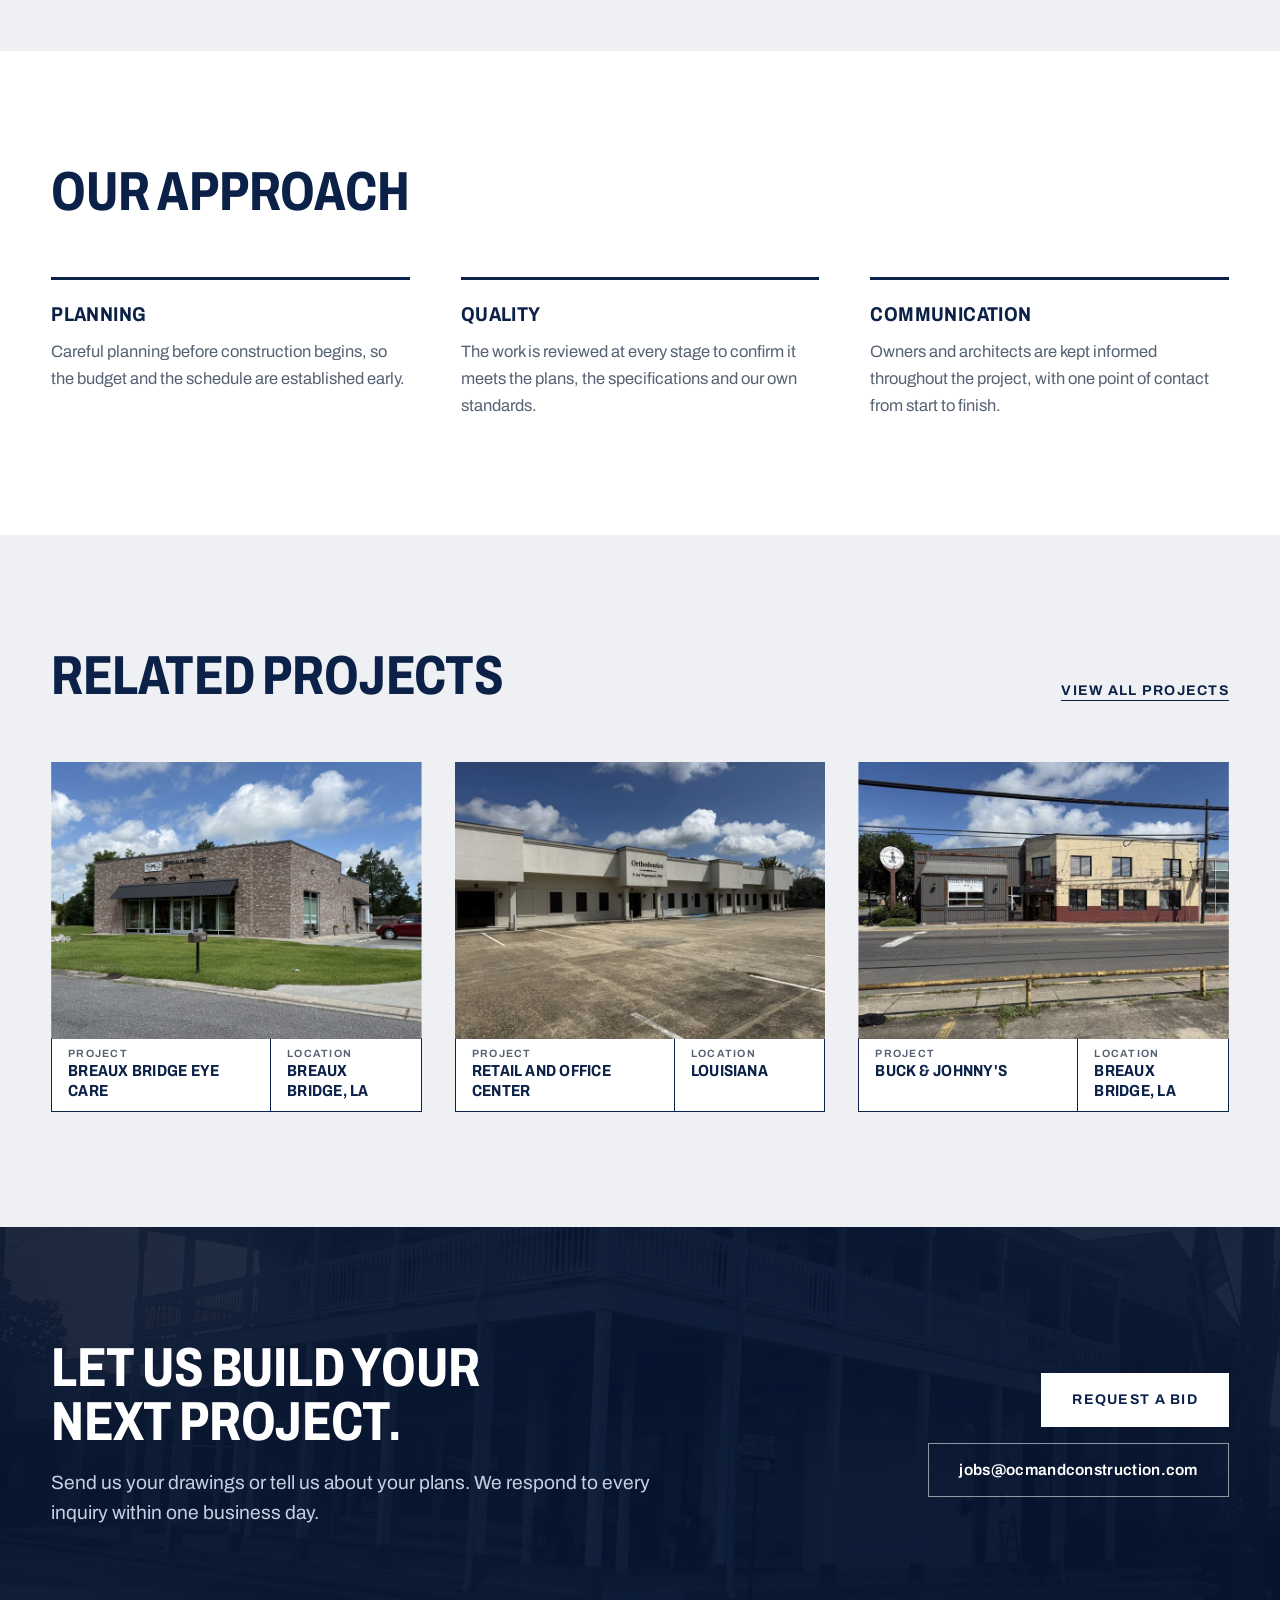
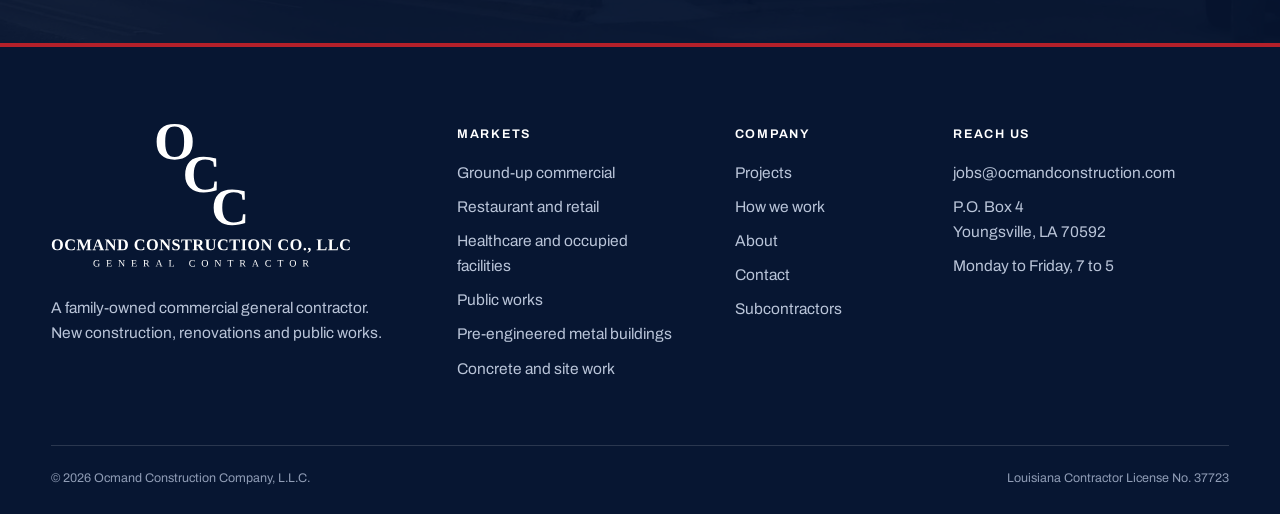
<file: commercial-construction.html>
<!doctype html>
<html lang="en">
<head>
<meta charset="utf-8">
<meta name="viewport" content="width=device-width, initial-scale=1">
<title>Ground-Up Commercial Construction | Ocmand Construction</title>
<meta name="description" content="New commercial construction in Louisiana. Office, medical, retail and multi-tenant buildings, delivered complete by Ocmand Construction.">
<link rel="canonical" href="https://ocmandconstruction.com/commercial-construction">
<meta property="og:type" content="website"><meta property="og:site_name" content="Ocmand Construction Co., LLC">
<meta property="og:title" content="Ground-Up Commercial Construction | Ocmand Construction"><meta property="og:description" content="New commercial construction in Louisiana. Office, medical, retail and multi-tenant buildings, delivered complete by Ocmand Construction.">
<meta property="og:url" content="https://ocmandconstruction.com/commercial-construction"><meta property="og:image" content="https://ocmandconstruction.com/og.jpg">
<meta name="theme-color" content="#0c2148">
<link rel="icon" href="/favicon.svg" type="image/svg+xml"><link rel="apple-touch-icon" href="/apple-touch-icon.png">
<link rel="preload" href="/archivo.woff2" as="font" type="font/woff2" crossorigin>
<link rel="stylesheet" href="/styles.css">
<script>document.documentElement.classList.add('js')</script>
<script async src="https://www.googletagmanager.com/gtag/js?id=G-M17NYKK31T"></script>
<script>window.dataLayer=window.dataLayer||[];function gtag(){dataLayer.push(arguments);}gtag('js',new Date());gtag('config','G-M17NYKK31T');</script>

</head>
<body>
<a class="skip" href="#main">Skip to content</a>
<header class="site-header">
  <div class="wrap">
    <a class="brand" href="/" aria-label="Ocmand Construction Co., LLC, home"><svg viewBox="0 0 1954.7 284" role="img" aria-hidden="true"><use href="/logo.svg#lockup"/></svg></a>
    <button class="burger" aria-label="Menu" aria-expanded="false" aria-controls="nav"><span></span><span></span><span></span></button>
    <nav class="nav" id="nav" aria-label="Main">
      <div class="has-menu"><a href="/services" aria-current="page">Markets</a>
        <div class="menu"><a href="/commercial-construction">Ground-up commercial</a><a href="/restaurant-retail">Restaurant and retail</a><a href="/healthcare-occupied">Healthcare and occupied facilities</a><a href="/public-works">Public works</a><a href="/metal-buildings">Pre-engineered metal buildings</a><a href="/concrete-sitework">Concrete and site work</a></div>
      </div>
      <a href="/projects">Projects</a><a href="/approach">How we work</a><a href="/about">About</a><a href="/contact">Contact</a>
      <a class="btn light" href="/contact#bid">Request a bid</a>
    </nav>
  </div>
</header>
<main id="main">
<section class="page-head has-photo"><div class="ph-bg"><img src="/project-11.jpg" srcset="/project-11-800.jpg 800w, /project-11.jpg 1600w" sizes="100vw" width="1600" height="1200" alt="" fetchpriority="high"></div>
<div class="wrap"><p class="crumb"><a href="/">Home</a> / <a href="/services">Markets</a> / Ground-up commercial</p><h1 class="h-xl">Ground-up commercial construction</h1><p class="lede">New commercial buildings, delivered complete from site work through final completion.</p></div></section>
<section class="sec"><div class="wrap intro">
  <h2 class="h-lg" data-reveal>New construction, start to finish.</h2><div class="prose" data-reveal style="--d:.08s"><p>Ocmand Construction builds new commercial facilities for owners and developers, including office, medical, retail and multi-tenant buildings. We manage every phase of the work under a single contract, from site preparation through the certificate of occupancy.</p><p>Our team works closely with the owner and the design team throughout the project to protect the budget, maintain the schedule and deliver a building that meets the drawings and the owner's expectations.</p></div>
</div></section>
<section class="sec concrete"><div class="wrap">
  <div class="sec-head single"><h2 class="h-lg" data-reveal>Project types</h2></div>
  <div data-reveal><ul class="scope"><li>Office buildings</li><li>Medical and dental offices</li><li>Retail centers</li><li>Restaurants</li><li>Multi-tenant shell buildings</li><li>Pre-engineered metal buildings</li><li>Site development and parking</li><li>Interior build-outs</li></ul></div>
</div></section>
<section class="sec"><div class="wrap">
  <div class="sec-head single"><h2 class="h-lg" data-reveal>Our approach</h2></div>
  <div class="cols3"><div data-reveal style="--d:0.00s"><h3 class="h-sm">Planning</h3><p>Careful planning before construction begins, so the budget and the schedule are established early.</p></div><div data-reveal style="--d:0.08s"><h3 class="h-sm">Quality</h3><p>The work is reviewed at every stage to confirm it meets the plans, the specifications and our own standards.</p></div><div data-reveal style="--d:0.16s"><h3 class="h-sm">Communication</h3><p>Owners and architects are kept informed throughout the project, with one point of contact from start to finish.</p></div></div>
</div></section>
<section class="sec concrete"><div class="wrap">
  <div class="sec-head"><h2 class="h-lg" data-reveal>Related projects</h2><p class="lede" data-reveal><a class="link" href="/projects">View all projects</a></p></div>
  <div class="work thirds"><a class="shot " href="/projects" data-reveal style="--d:0.0s"><div class="frame"><img src="/project-11.jpg" srcset="/project-11-800.jpg 800w, /project-11.jpg 1600w" sizes="(max-width:640px) 100vw, 33vw" width="1600" height="1200" alt="Brick medical office building with a metal awning, built by Ocmand Construction" loading="lazy" decoding="async"></div><dl class="tb"><div><dt>Project</dt><dd>Breaux Bridge Eye Care</dd></div><div><dt>Location</dt><dd>Breaux Bridge, LA</dd></div><div><dt>Type</dt><dd>Medical office</dd></div></dl></a><a class="shot " href="/projects" data-reveal style="--d:0.08s"><div class="frame"><img src="/project-08.jpg" srcset="/project-08-800.jpg 800w, /project-08.jpg 1600w" sizes="(max-width:640px) 100vw, 33vw" width="1600" height="1200" alt="Single-story multi-tenant retail and office center with a parking lot" loading="lazy" decoding="async"></div><dl class="tb"><div><dt>Project</dt><dd>Retail and office center</dd></div><div><dt>Location</dt><dd>Louisiana</dd></div><div><dt>Type</dt><dd>Retail and office</dd></div></dl></a><a class="shot " href="/projects" data-reveal style="--d:0.16s"><div class="frame"><img src="/project-10.jpg" srcset="/project-10-800.jpg 800w, /project-10.jpg 1600w" sizes="(max-width:640px) 100vw, 33vw" width="1600" height="1200" alt="Two-story masonry restaurant building on a downtown corner" loading="lazy" decoding="async"></div><dl class="tb"><div><dt>Project</dt><dd>Buck &amp; Johnny's</dd></div><div><dt>Location</dt><dd>Breaux Bridge, LA</dd></div><div><dt>Type</dt><dd>Restaurant</dd></div></dl></a></div>
</div></section><section class="cta"><div class="cta-bg"><img src="/project-01.jpg" srcset="/project-01-800.jpg 800w, /project-01.jpg 1600w" sizes="100vw" width="1600" height="1600" alt="" loading="lazy" decoding="async"></div><div class="wrap"><div><h2 class="h-lg">Let us build your next project.</h2><p class="lede">Send us your drawings or tell us about your plans. We respond to every inquiry within one business day.</p></div>
<div class="btn-row"><a class="btn light" href="/contact#bid">Request a bid</a><a class="btn outline-light" href="mailto:jobs@ocmandconstruction.com">jobs@ocmandconstruction.com</a></div></div></section>
</main>
<footer class="site-footer">
  <div class="wrap top">
    <div>
      <a class="f-logo" href="/" aria-label="Ocmand Construction Co., LLC"><svg viewBox="0 0 841.3 410" aria-hidden="true"><use href="/logo.svg#stacked"/></svg></a>
      <p class="blurb">A family-owned commercial general contractor. New construction, renovations and public works.</p>
    </div>
    <div><h3>Markets</h3><ul><li><a href="/commercial-construction">Ground-up commercial</a></li><li><a href="/restaurant-retail">Restaurant and retail</a></li><li><a href="/healthcare-occupied">Healthcare and occupied facilities</a></li><li><a href="/public-works">Public works</a></li><li><a href="/metal-buildings">Pre-engineered metal buildings</a></li><li><a href="/concrete-sitework">Concrete and site work</a></li></ul></div>
    <div><h3>Company</h3><ul><li><a href="/projects">Projects</a></li><li><a href="/approach">How we work</a></li><li><a href="/about">About</a></li><li><a href="/contact">Contact</a></li><li><a href="/contact#subs">Subcontractors</a></li></ul></div>
    <div><h3>Reach us</h3><ul><li><a href="mailto:jobs@ocmandconstruction.com">jobs@ocmandconstruction.com</a></li><li>P.O. Box 4<br>Youngsville, LA 70592</li><li>Monday to Friday, 7 to 5</li></ul></div>
  </div>
  <div class="wrap"><div class="bottom"><span>&copy; <span data-year>2026</span> Ocmand Construction Company, L.L.C.</span><span>Louisiana Contractor License No. 37723</span></div></div>
</footer>
<script src="/site.js" defer></script>
</body></html>
</file>
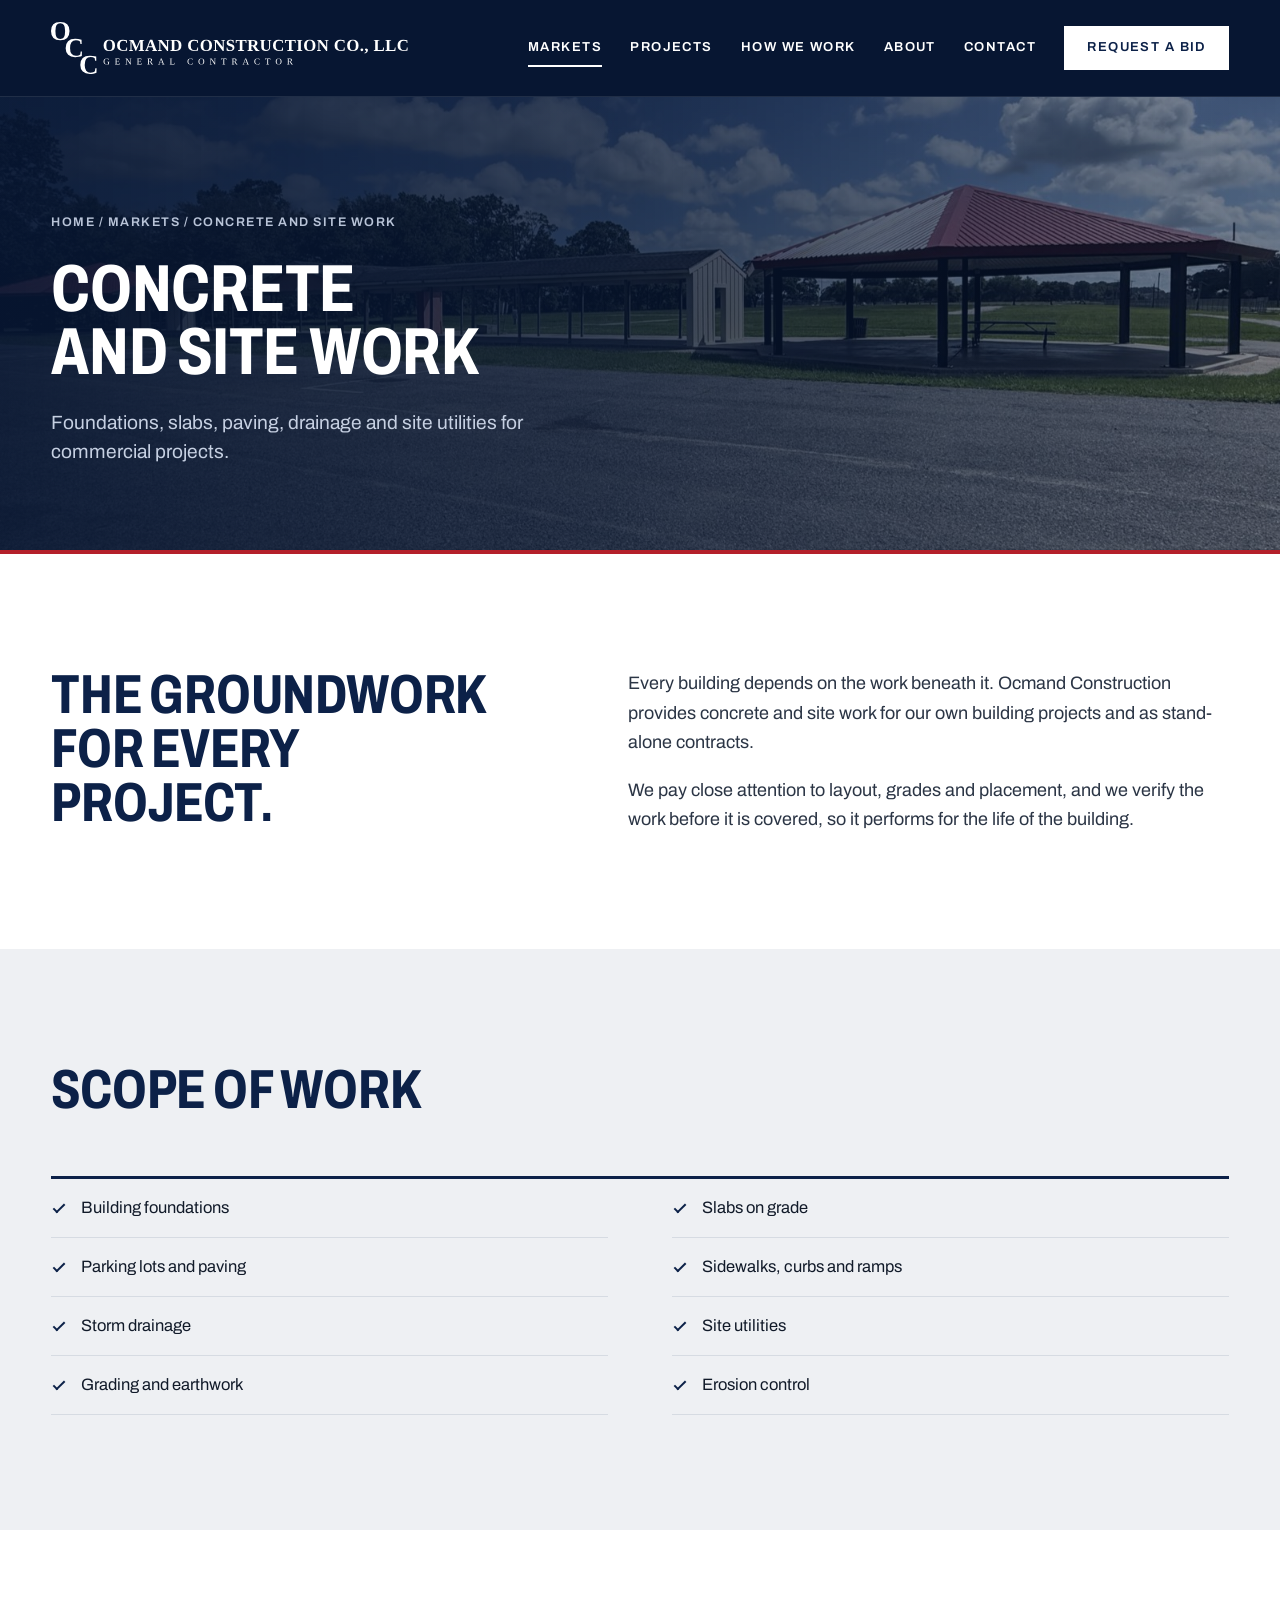
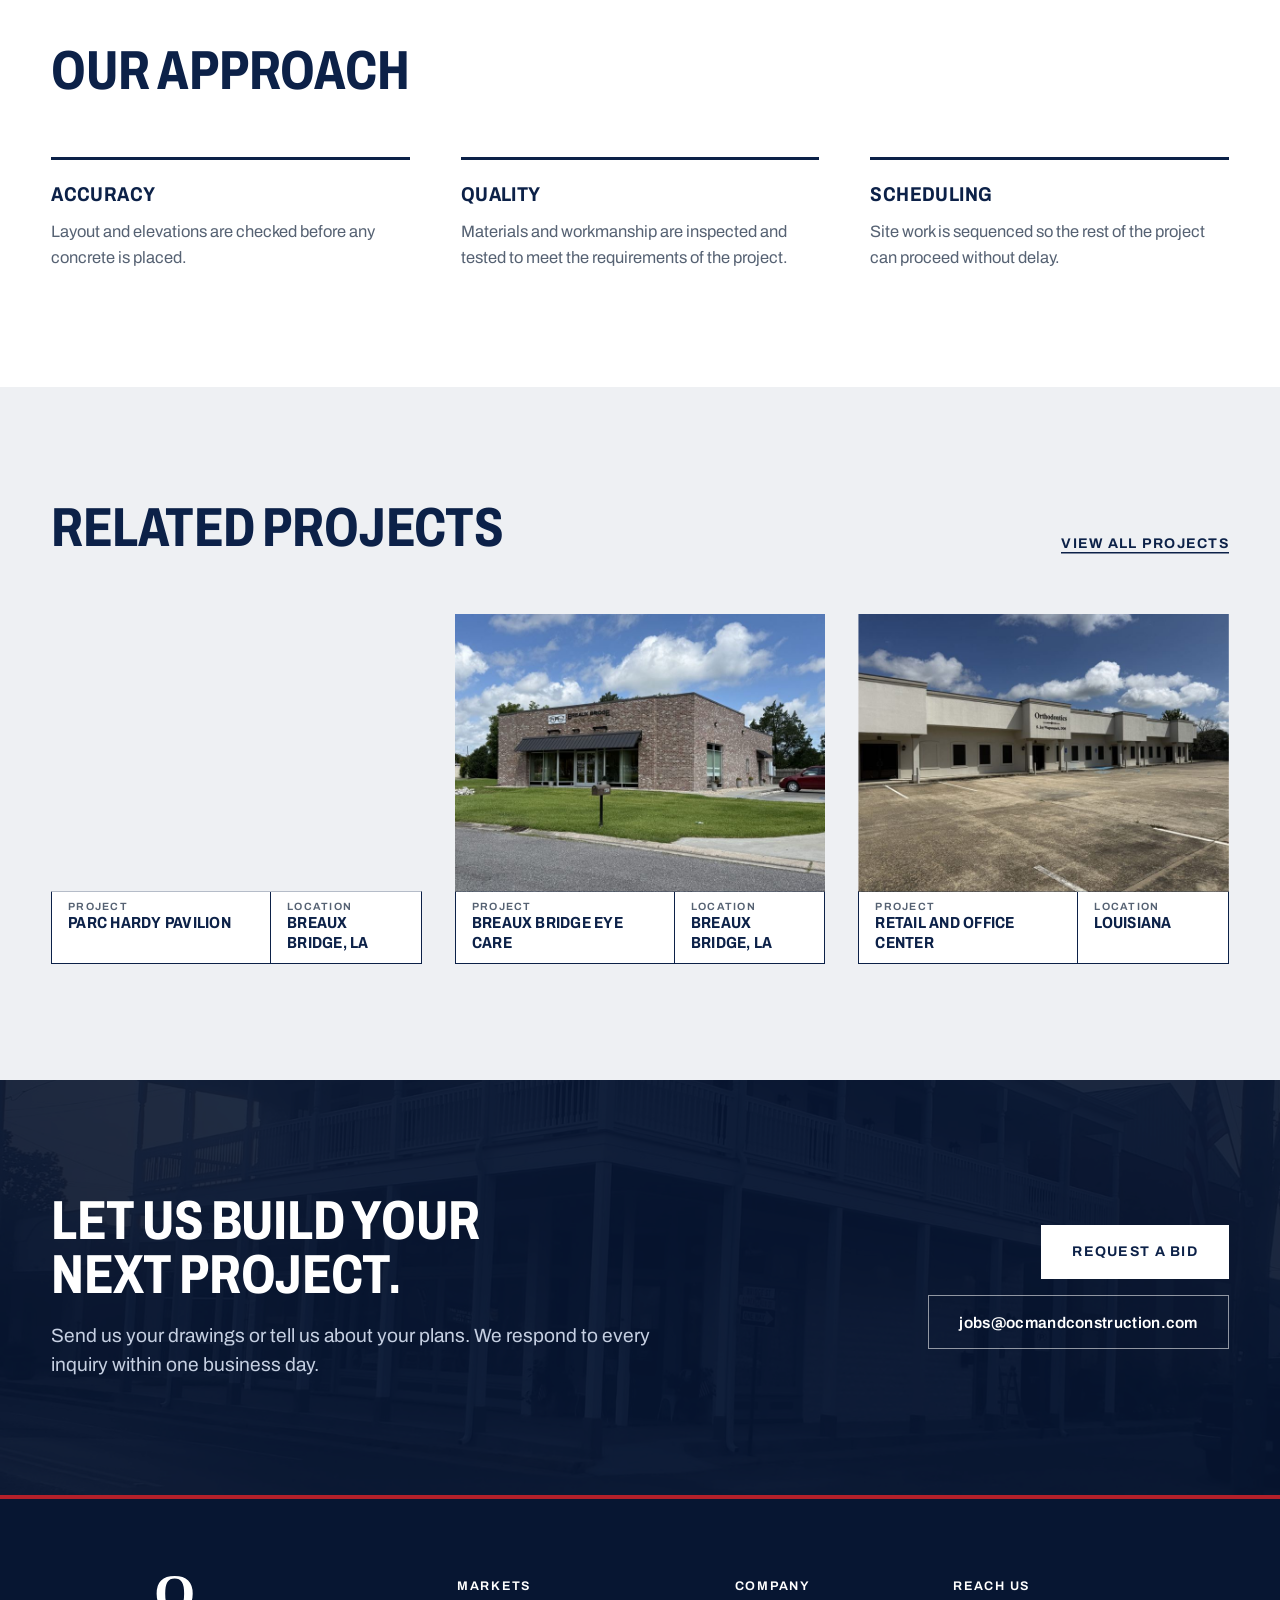
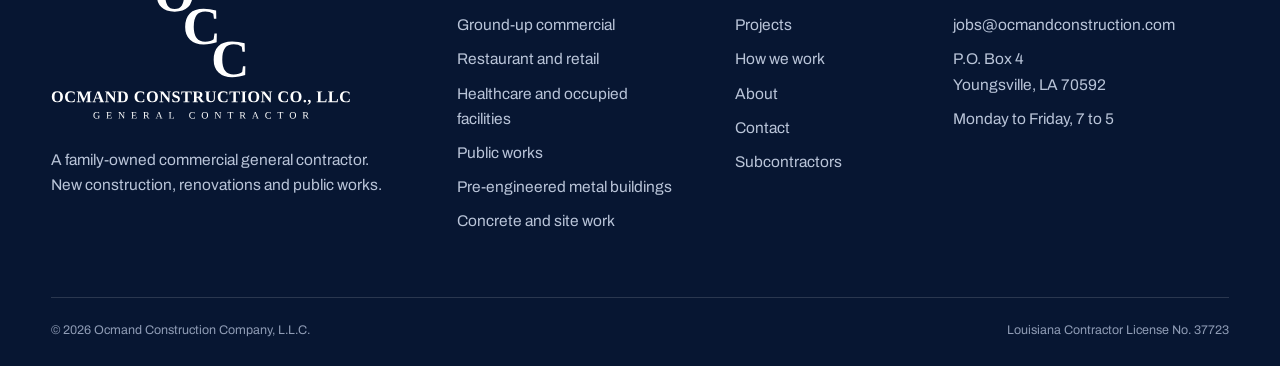
<file: concrete-sitework.html>
<!doctype html>
<html lang="en">
<head>
<meta charset="utf-8">
<meta name="viewport" content="width=device-width, initial-scale=1">
<title>Commercial Concrete and Site Work | Ocmand Construction</title>
<meta name="description" content="Commercial concrete and site work in Louisiana. Foundations, slabs, paving, drainage and site utilities by Ocmand Construction.">
<link rel="canonical" href="https://ocmandconstruction.com/concrete-sitework">
<meta property="og:type" content="website"><meta property="og:site_name" content="Ocmand Construction Co., LLC">
<meta property="og:title" content="Commercial Concrete and Site Work | Ocmand Construction"><meta property="og:description" content="Commercial concrete and site work in Louisiana. Foundations, slabs, paving, drainage and site utilities by Ocmand Construction.">
<meta property="og:url" content="https://ocmandconstruction.com/concrete-sitework"><meta property="og:image" content="https://ocmandconstruction.com/og.jpg">
<meta name="theme-color" content="#0c2148">
<link rel="icon" href="/favicon.svg" type="image/svg+xml"><link rel="apple-touch-icon" href="/apple-touch-icon.png">
<link rel="preload" href="/archivo.woff2" as="font" type="font/woff2" crossorigin>
<link rel="stylesheet" href="/styles.css">
<script>document.documentElement.classList.add('js')</script>
<script async src="https://www.googletagmanager.com/gtag/js?id=G-M17NYKK31T"></script>
<script>window.dataLayer=window.dataLayer||[];function gtag(){dataLayer.push(arguments);}gtag('js',new Date());gtag('config','G-M17NYKK31T');</script>

</head>
<body>
<a class="skip" href="#main">Skip to content</a>
<header class="site-header">
  <div class="wrap">
    <a class="brand" href="/" aria-label="Ocmand Construction Co., LLC, home"><svg viewBox="0 0 1954.7 284" role="img" aria-hidden="true"><use href="/logo.svg#lockup"/></svg></a>
    <button class="burger" aria-label="Menu" aria-expanded="false" aria-controls="nav"><span></span><span></span><span></span></button>
    <nav class="nav" id="nav" aria-label="Main">
      <div class="has-menu"><a href="/services" aria-current="page">Markets</a>
        <div class="menu"><a href="/commercial-construction">Ground-up commercial</a><a href="/restaurant-retail">Restaurant and retail</a><a href="/healthcare-occupied">Healthcare and occupied facilities</a><a href="/public-works">Public works</a><a href="/metal-buildings">Pre-engineered metal buildings</a><a href="/concrete-sitework">Concrete and site work</a></div>
      </div>
      <a href="/projects">Projects</a><a href="/approach">How we work</a><a href="/about">About</a><a href="/contact">Contact</a>
      <a class="btn light" href="/contact#bid">Request a bid</a>
    </nav>
  </div>
</header>
<main id="main">
<section class="page-head has-photo"><div class="ph-bg"><img src="/project-12.jpg" srcset="/project-12-800.jpg 800w, /project-12.jpg 1600w" sizes="100vw" width="1600" height="1200" alt="" fetchpriority="high"></div>
<div class="wrap"><p class="crumb"><a href="/">Home</a> / <a href="/services">Markets</a> / Concrete and site work</p><h1 class="h-xl">Concrete and site work</h1><p class="lede">Foundations, slabs, paving, drainage and site utilities for commercial projects.</p></div></section>
<section class="sec"><div class="wrap intro">
  <h2 class="h-lg" data-reveal>The groundwork for every project.</h2><div class="prose" data-reveal style="--d:.08s"><p>Every building depends on the work beneath it. Ocmand Construction provides concrete and site work for our own building projects and as stand-alone contracts.</p><p>We pay close attention to layout, grades and placement, and we verify the work before it is covered, so it performs for the life of the building.</p></div>
</div></section>
<section class="sec concrete"><div class="wrap">
  <div class="sec-head single"><h2 class="h-lg" data-reveal>Scope of work</h2></div>
  <div data-reveal><ul class="scope"><li>Building foundations</li><li>Slabs on grade</li><li>Parking lots and paving</li><li>Sidewalks, curbs and ramps</li><li>Storm drainage</li><li>Site utilities</li><li>Grading and earthwork</li><li>Erosion control</li></ul></div>
</div></section>
<section class="sec"><div class="wrap">
  <div class="sec-head single"><h2 class="h-lg" data-reveal>Our approach</h2></div>
  <div class="cols3"><div data-reveal style="--d:0.00s"><h3 class="h-sm">Accuracy</h3><p>Layout and elevations are checked before any concrete is placed.</p></div><div data-reveal style="--d:0.08s"><h3 class="h-sm">Quality</h3><p>Materials and workmanship are inspected and tested to meet the requirements of the project.</p></div><div data-reveal style="--d:0.16s"><h3 class="h-sm">Scheduling</h3><p>Site work is sequenced so the rest of the project can proceed without delay.</p></div></div>
</div></section>
<section class="sec concrete"><div class="wrap">
  <div class="sec-head"><h2 class="h-lg" data-reveal>Related projects</h2><p class="lede" data-reveal><a class="link" href="/projects">View all projects</a></p></div>
  <div class="work thirds"><a class="shot " href="/projects" data-reveal style="--d:0.0s"><div class="frame"><img src="/project-12.jpg" srcset="/project-12-800.jpg 800w, /project-12.jpg 1600w" sizes="(max-width:640px) 100vw, 33vw" width="1600" height="1200" alt="Open-air park pavilions with red metal roofs" loading="lazy" decoding="async"></div><dl class="tb"><div><dt>Project</dt><dd>Parc Hardy pavilion</dd></div><div><dt>Location</dt><dd>Breaux Bridge, LA</dd></div><div><dt>Type</dt><dd>Public park</dd></div></dl></a><a class="shot " href="/projects" data-reveal style="--d:0.08s"><div class="frame"><img src="/project-11.jpg" srcset="/project-11-800.jpg 800w, /project-11.jpg 1600w" sizes="(max-width:640px) 100vw, 33vw" width="1600" height="1200" alt="Brick medical office building with a metal awning, built by Ocmand Construction" loading="lazy" decoding="async"></div><dl class="tb"><div><dt>Project</dt><dd>Breaux Bridge Eye Care</dd></div><div><dt>Location</dt><dd>Breaux Bridge, LA</dd></div><div><dt>Type</dt><dd>Medical office</dd></div></dl></a><a class="shot " href="/projects" data-reveal style="--d:0.16s"><div class="frame"><img src="/project-08.jpg" srcset="/project-08-800.jpg 800w, /project-08.jpg 1600w" sizes="(max-width:640px) 100vw, 33vw" width="1600" height="1200" alt="Single-story multi-tenant retail and office center with a parking lot" loading="lazy" decoding="async"></div><dl class="tb"><div><dt>Project</dt><dd>Retail and office center</dd></div><div><dt>Location</dt><dd>Louisiana</dd></div><div><dt>Type</dt><dd>Retail and office</dd></div></dl></a></div>
</div></section><section class="cta"><div class="cta-bg"><img src="/project-01.jpg" srcset="/project-01-800.jpg 800w, /project-01.jpg 1600w" sizes="100vw" width="1600" height="1600" alt="" loading="lazy" decoding="async"></div><div class="wrap"><div><h2 class="h-lg">Let us build your next project.</h2><p class="lede">Send us your drawings or tell us about your plans. We respond to every inquiry within one business day.</p></div>
<div class="btn-row"><a class="btn light" href="/contact#bid">Request a bid</a><a class="btn outline-light" href="mailto:jobs@ocmandconstruction.com">jobs@ocmandconstruction.com</a></div></div></section>
</main>
<footer class="site-footer">
  <div class="wrap top">
    <div>
      <a class="f-logo" href="/" aria-label="Ocmand Construction Co., LLC"><svg viewBox="0 0 841.3 410" aria-hidden="true"><use href="/logo.svg#stacked"/></svg></a>
      <p class="blurb">A family-owned commercial general contractor. New construction, renovations and public works.</p>
    </div>
    <div><h3>Markets</h3><ul><li><a href="/commercial-construction">Ground-up commercial</a></li><li><a href="/restaurant-retail">Restaurant and retail</a></li><li><a href="/healthcare-occupied">Healthcare and occupied facilities</a></li><li><a href="/public-works">Public works</a></li><li><a href="/metal-buildings">Pre-engineered metal buildings</a></li><li><a href="/concrete-sitework">Concrete and site work</a></li></ul></div>
    <div><h3>Company</h3><ul><li><a href="/projects">Projects</a></li><li><a href="/approach">How we work</a></li><li><a href="/about">About</a></li><li><a href="/contact">Contact</a></li><li><a href="/contact#subs">Subcontractors</a></li></ul></div>
    <div><h3>Reach us</h3><ul><li><a href="mailto:jobs@ocmandconstruction.com">jobs@ocmandconstruction.com</a></li><li>P.O. Box 4<br>Youngsville, LA 70592</li><li>Monday to Friday, 7 to 5</li></ul></div>
  </div>
  <div class="wrap"><div class="bottom"><span>&copy; <span data-year>2026</span> Ocmand Construction Company, L.L.C.</span><span>Louisiana Contractor License No. 37723</span></div></div>
</footer>
<script src="/site.js" defer></script>
</body></html>
</file>
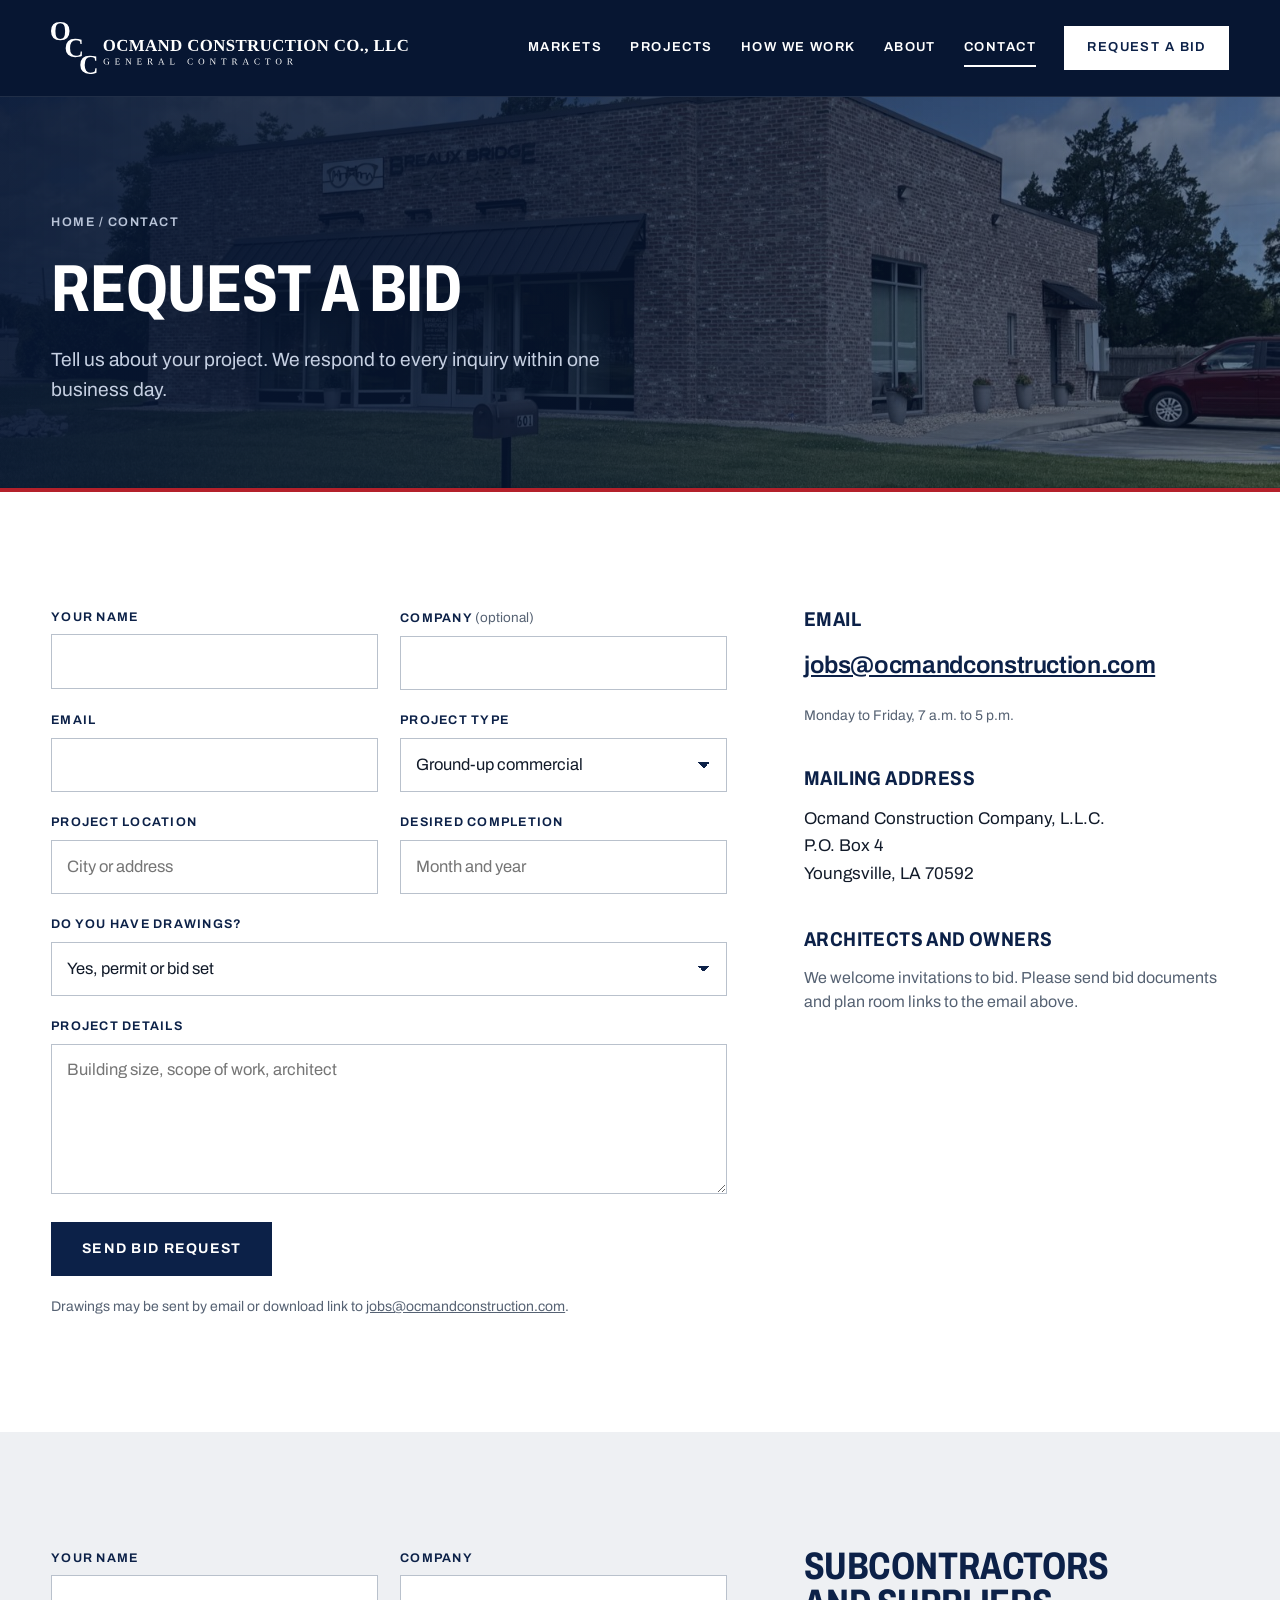
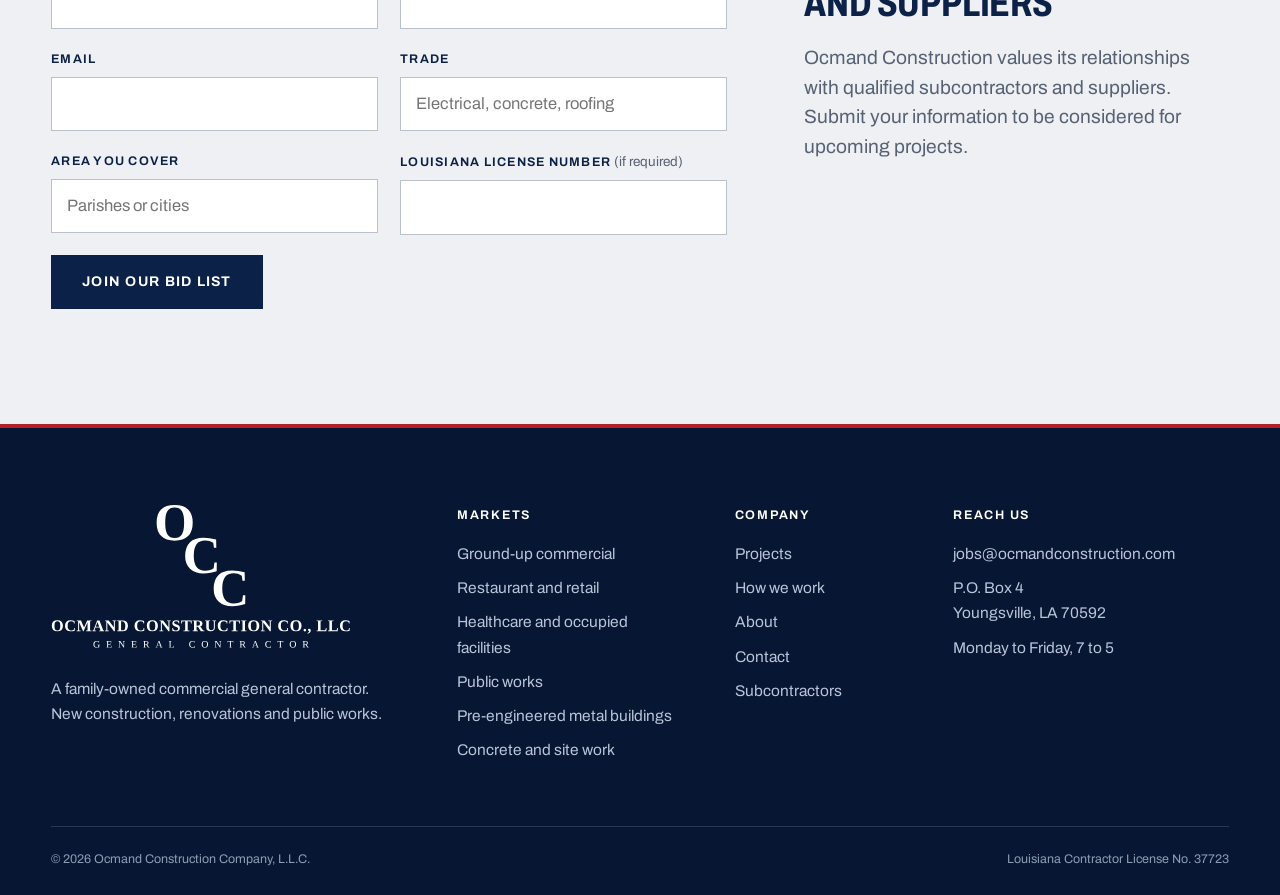
<file: contact.html>
<!doctype html>
<html lang="en">
<head>
<meta charset="utf-8">
<meta name="viewport" content="width=device-width, initial-scale=1">
<title>Contact and Bid Requests | Ocmand Construction Co., LLC</title>
<meta name="description" content="Request a bid from Ocmand Construction for a commercial project. Email jobs@ocmandconstruction.com.">
<link rel="canonical" href="https://ocmandconstruction.com/contact">
<meta property="og:type" content="website"><meta property="og:site_name" content="Ocmand Construction Co., LLC">
<meta property="og:title" content="Contact and Bid Requests | Ocmand Construction Co., LLC"><meta property="og:description" content="Request a bid from Ocmand Construction for a commercial project. Email jobs@ocmandconstruction.com.">
<meta property="og:url" content="https://ocmandconstruction.com/contact"><meta property="og:image" content="https://ocmandconstruction.com/og.jpg">
<meta name="theme-color" content="#0c2148">
<link rel="icon" href="/favicon.svg" type="image/svg+xml"><link rel="apple-touch-icon" href="/apple-touch-icon.png">
<link rel="preload" href="/archivo.woff2" as="font" type="font/woff2" crossorigin>
<link rel="stylesheet" href="/styles.css">
<script>document.documentElement.classList.add('js')</script>
<script async src="https://www.googletagmanager.com/gtag/js?id=G-M17NYKK31T"></script>
<script>window.dataLayer=window.dataLayer||[];function gtag(){dataLayer.push(arguments);}gtag('js',new Date());gtag('config','G-M17NYKK31T');</script>

</head>
<body>
<a class="skip" href="#main">Skip to content</a>
<header class="site-header">
  <div class="wrap">
    <a class="brand" href="/" aria-label="Ocmand Construction Co., LLC, home"><svg viewBox="0 0 1954.7 284" role="img" aria-hidden="true"><use href="/logo.svg#lockup"/></svg></a>
    <button class="burger" aria-label="Menu" aria-expanded="false" aria-controls="nav"><span></span><span></span><span></span></button>
    <nav class="nav" id="nav" aria-label="Main">
      <div class="has-menu"><a href="/services">Markets</a>
        <div class="menu"><a href="/commercial-construction">Ground-up commercial</a><a href="/restaurant-retail">Restaurant and retail</a><a href="/healthcare-occupied">Healthcare and occupied facilities</a><a href="/public-works">Public works</a><a href="/metal-buildings">Pre-engineered metal buildings</a><a href="/concrete-sitework">Concrete and site work</a></div>
      </div>
      <a href="/projects">Projects</a><a href="/approach">How we work</a><a href="/about">About</a><a href="/contact" aria-current="page">Contact</a>
      <a class="btn light" href="/contact#bid">Request a bid</a>
    </nav>
  </div>
</header>
<main id="main">
<section class="page-head has-photo"><div class="ph-bg"><img src="/project-11.jpg" srcset="/project-11-800.jpg 800w, /project-11.jpg 1600w" sizes="100vw" width="1600" height="1200" alt="" fetchpriority="high"></div>
<div class="wrap"><p class="crumb"><a href="/">Home</a> / Contact</p><h1 class="h-xl">Request a bid</h1><p class="lede">Tell us about your project. We respond to every inquiry within one business day.</p></div></section>
<section class="sec" id="bid"><div class="wrap contact-grid">
  <form class="form" data-bid novalidate>
    <div><label for="f-name">Your name</label><input id="f-name" name="name" autocomplete="name" required></div>
    <div><label for="f-company">Company <span class="opt">(optional)</span></label><input id="f-company" name="company" autocomplete="organization"></div>
    <div><label for="f-email">Email</label><input id="f-email" name="email" type="email" autocomplete="email" required></div>
    <div><label for="f-type">Project type</label><select id="f-type" name="type"><option>Ground-up commercial</option><option>Restaurant or retail</option><option>Healthcare or occupied renovation</option><option>Public works</option><option>Metal building</option><option>Concrete or site work</option><option>Other</option></select></div>
    <div><label for="f-location">Project location</label><input id="f-location" name="location" placeholder="City or address"></div>
    <div><label for="f-timeline">Desired completion</label><input id="f-timeline" name="timeline" placeholder="Month and year"></div>
    <div class="full"><label for="f-drawings">Do you have drawings?</label><select id="f-drawings" name="drawings"><option>Yes, permit or bid set</option><option>Yes, preliminary</option><option>Not yet</option></select></div>
    <div class="full"><label for="f-details">Project details</label><textarea id="f-details" name="details" placeholder="Building size, scope of work, architect"></textarea></div>
    <input class="hp" type="text" name="website" tabindex="-1" autocomplete="off" aria-hidden="true">
    <div class="full btn-row"><button class="btn" type="submit">Send bid request</button><p class="form-status" role="status" aria-live="polite"></p></div>
    <p class="note full">Drawings may be sent by email or download link to <a href="mailto:jobs@ocmandconstruction.com">jobs@ocmandconstruction.com</a>.</p>
  </form>
  <aside>
    <div class="aside-block"><h2 class="h-sm">Email</h2><a class="big-mail" href="mailto:jobs@ocmandconstruction.com">jobs@ocmandconstruction.com</a><p class="note mt-s">Monday to Friday, 7 a.m. to 5 p.m.</p></div>
    <div class="aside-block"><h2 class="h-sm">Mailing address</h2><p>Ocmand Construction Company, L.L.C.<br>P.O. Box 4<br>Youngsville, LA 70592</p></div>
    <div class="aside-block"><h2 class="h-sm">Architects and owners</h2><p class="note" style="font-size:16px">We welcome invitations to bid. Please send bid documents and plan room links to the email above.</p></div>
    </aside>
</div></section>
<section class="sec concrete" id="subs"><div class="wrap contact-grid">
  <form class="form" data-bid data-kind="Subcontractor sign-up" novalidate>
    <div><label for="s-name">Your name</label><input id="s-name" name="name" autocomplete="name" required></div>
    <div><label for="s-company">Company</label><input id="s-company" name="company" autocomplete="organization"></div>
    <div><label for="s-email">Email</label><input id="s-email" name="email" type="email" autocomplete="email" required></div>
    <div><label for="s-type">Trade</label><input id="s-type" name="type" placeholder="Electrical, concrete, roofing"></div>
    <div><label for="s-location">Area you cover</label><input id="s-location" name="location" placeholder="Parishes or cities"></div>
    <div><label for="s-timeline">Louisiana license number <span class="opt">(if required)</span></label><input id="s-timeline" name="timeline"></div>
    <input type="hidden" name="drawings" value=""><input type="hidden" name="details" value="">
    <input class="hp" type="text" name="website" tabindex="-1" autocomplete="off" aria-hidden="true">
    <div class="full btn-row"><button class="btn" type="submit">Join our bid list</button><p class="form-status" role="status" aria-live="polite"></p></div>
  </form>
  <aside><h2 class="h-lg">Subcontractors and suppliers</h2><p class="lede mt-s">Ocmand Construction values its relationships with qualified subcontractors and suppliers. Submit your information to be considered for upcoming projects.</p></aside>
</div></section>
</main>
<footer class="site-footer">
  <div class="wrap top">
    <div>
      <a class="f-logo" href="/" aria-label="Ocmand Construction Co., LLC"><svg viewBox="0 0 841.3 410" aria-hidden="true"><use href="/logo.svg#stacked"/></svg></a>
      <p class="blurb">A family-owned commercial general contractor. New construction, renovations and public works.</p>
    </div>
    <div><h3>Markets</h3><ul><li><a href="/commercial-construction">Ground-up commercial</a></li><li><a href="/restaurant-retail">Restaurant and retail</a></li><li><a href="/healthcare-occupied">Healthcare and occupied facilities</a></li><li><a href="/public-works">Public works</a></li><li><a href="/metal-buildings">Pre-engineered metal buildings</a></li><li><a href="/concrete-sitework">Concrete and site work</a></li></ul></div>
    <div><h3>Company</h3><ul><li><a href="/projects">Projects</a></li><li><a href="/approach">How we work</a></li><li><a href="/about">About</a></li><li><a href="/contact">Contact</a></li><li><a href="/contact#subs">Subcontractors</a></li></ul></div>
    <div><h3>Reach us</h3><ul><li><a href="mailto:jobs@ocmandconstruction.com">jobs@ocmandconstruction.com</a></li><li>P.O. Box 4<br>Youngsville, LA 70592</li><li>Monday to Friday, 7 to 5</li></ul></div>
  </div>
  <div class="wrap"><div class="bottom"><span>&copy; <span data-year>2026</span> Ocmand Construction Company, L.L.C.</span><span>Louisiana Contractor License No. 37723</span></div></div>
</footer>
<script src="/site.js" defer></script>
</body></html>
</file>
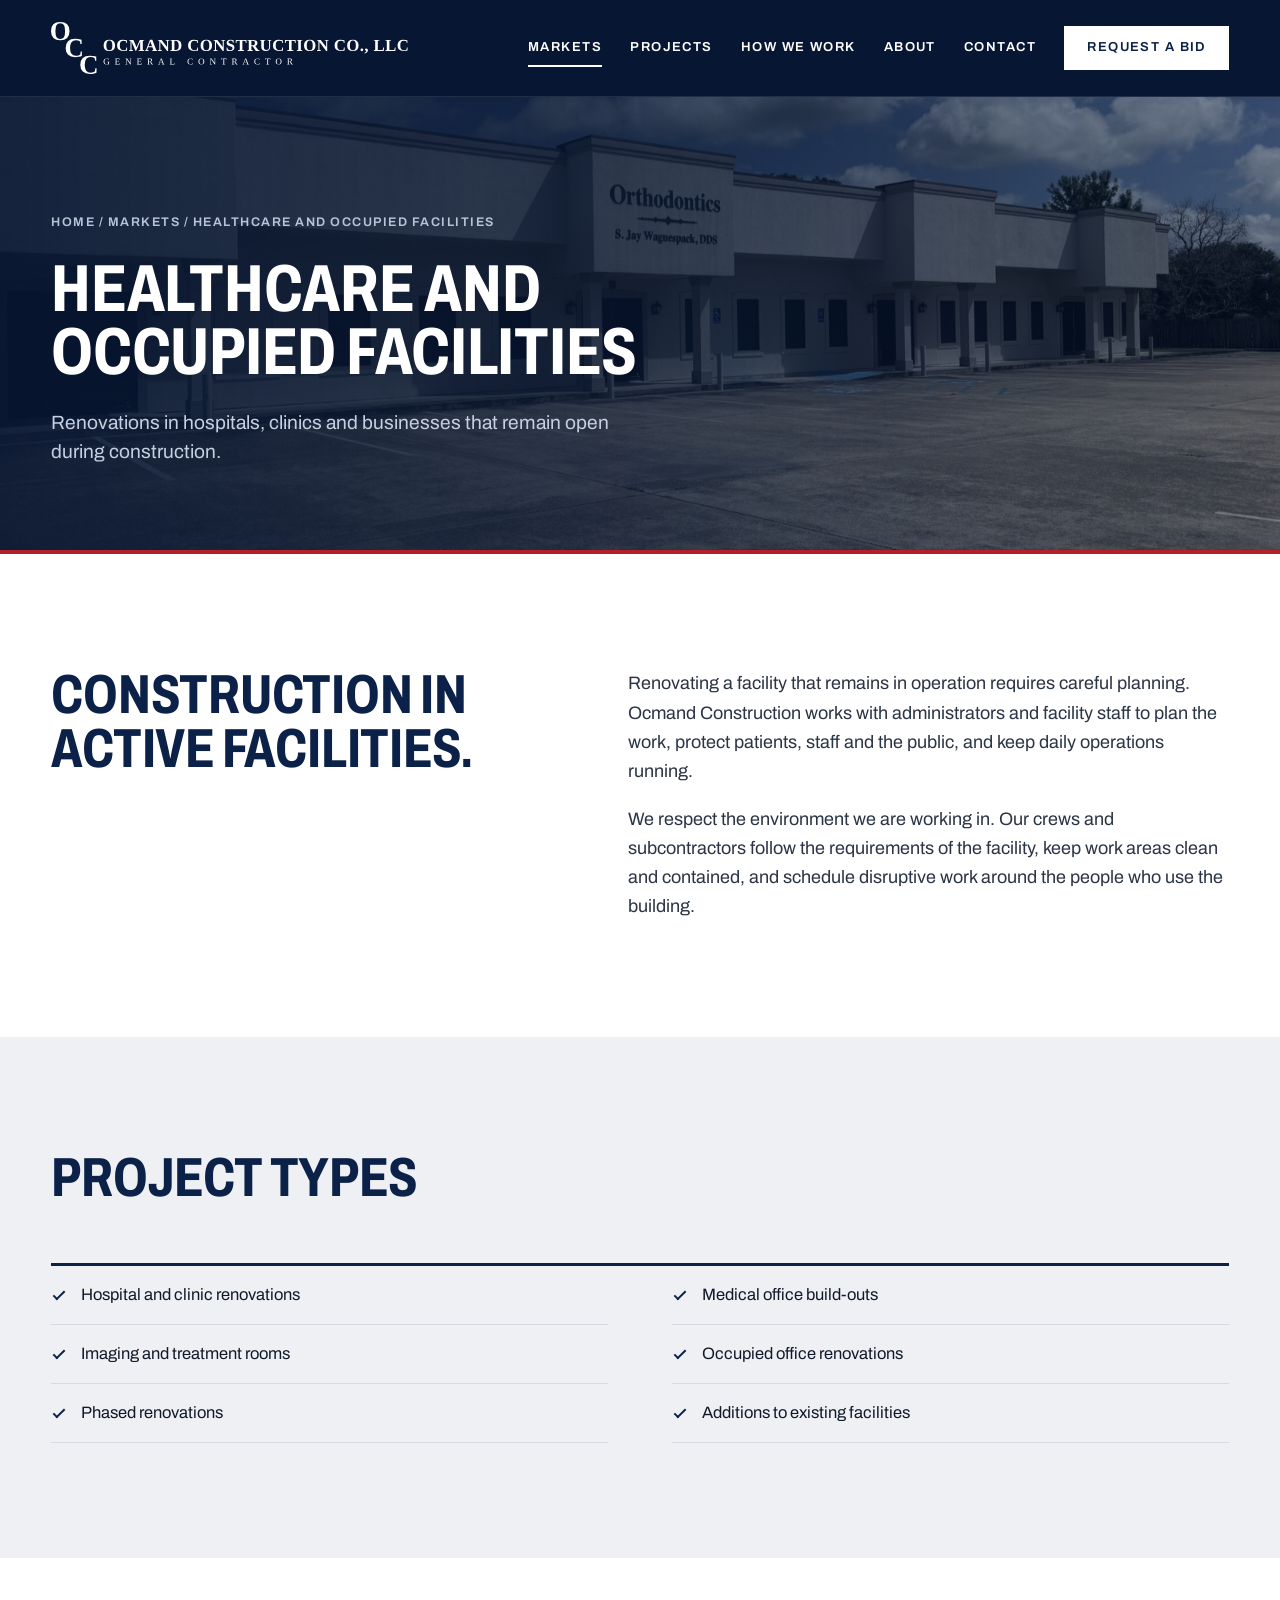
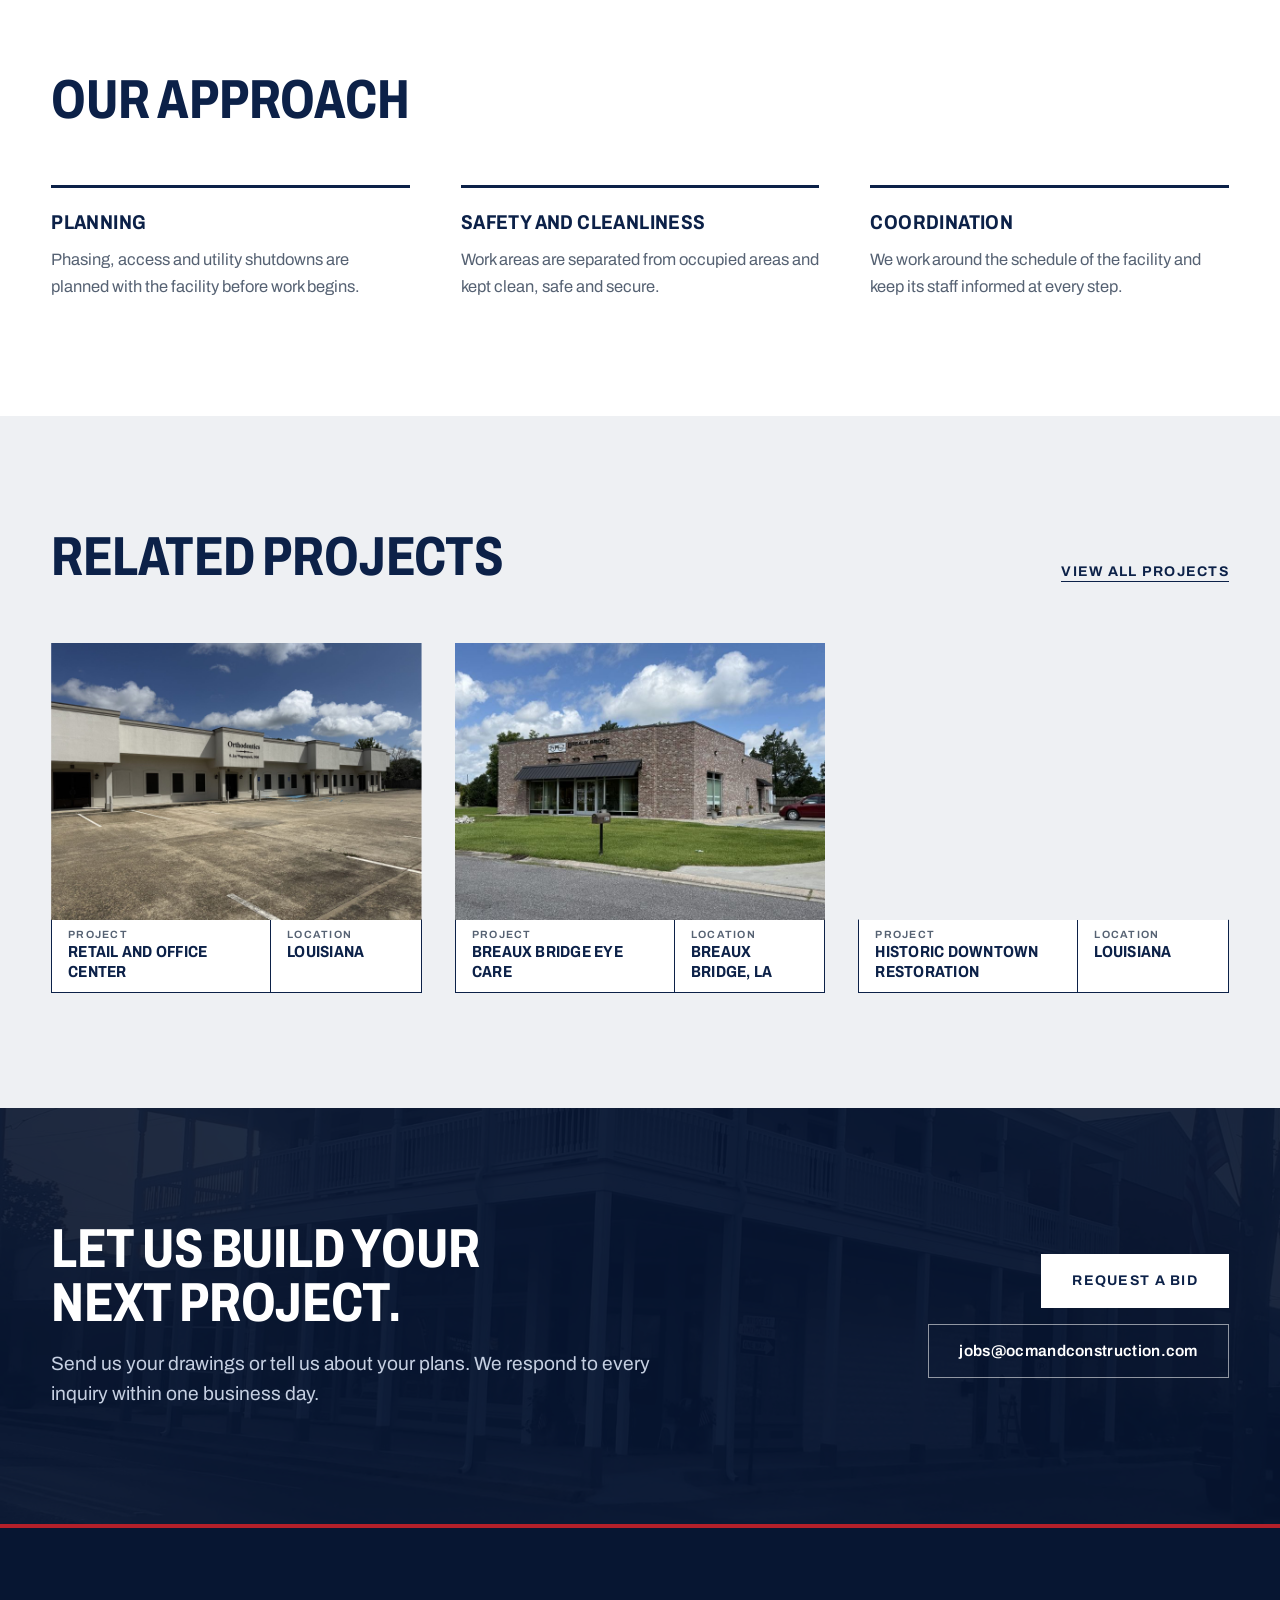
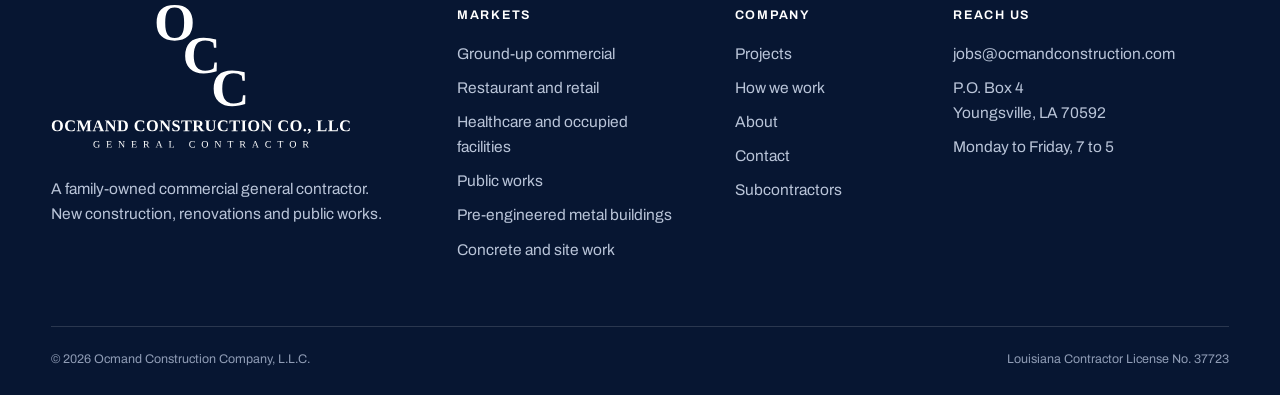
<file: healthcare-occupied.html>
<!doctype html>
<html lang="en">
<head>
<meta charset="utf-8">
<meta name="viewport" content="width=device-width, initial-scale=1">
<title>Healthcare and Occupied Facility Renovation | Ocmand Construction</title>
<meta name="description" content="Renovations in hospitals, clinics and businesses that remain open during construction, by Ocmand Construction.">
<link rel="canonical" href="https://ocmandconstruction.com/healthcare-occupied">
<meta property="og:type" content="website"><meta property="og:site_name" content="Ocmand Construction Co., LLC">
<meta property="og:title" content="Healthcare and Occupied Facility Renovation | Ocmand Construction"><meta property="og:description" content="Renovations in hospitals, clinics and businesses that remain open during construction, by Ocmand Construction.">
<meta property="og:url" content="https://ocmandconstruction.com/healthcare-occupied"><meta property="og:image" content="https://ocmandconstruction.com/og.jpg">
<meta name="theme-color" content="#0c2148">
<link rel="icon" href="/favicon.svg" type="image/svg+xml"><link rel="apple-touch-icon" href="/apple-touch-icon.png">
<link rel="preload" href="/archivo.woff2" as="font" type="font/woff2" crossorigin>
<link rel="stylesheet" href="/styles.css">
<script>document.documentElement.classList.add('js')</script>
<script async src="https://www.googletagmanager.com/gtag/js?id=G-M17NYKK31T"></script>
<script>window.dataLayer=window.dataLayer||[];function gtag(){dataLayer.push(arguments);}gtag('js',new Date());gtag('config','G-M17NYKK31T');</script>

</head>
<body>
<a class="skip" href="#main">Skip to content</a>
<header class="site-header">
  <div class="wrap">
    <a class="brand" href="/" aria-label="Ocmand Construction Co., LLC, home"><svg viewBox="0 0 1954.7 284" role="img" aria-hidden="true"><use href="/logo.svg#lockup"/></svg></a>
    <button class="burger" aria-label="Menu" aria-expanded="false" aria-controls="nav"><span></span><span></span><span></span></button>
    <nav class="nav" id="nav" aria-label="Main">
      <div class="has-menu"><a href="/services" aria-current="page">Markets</a>
        <div class="menu"><a href="/commercial-construction">Ground-up commercial</a><a href="/restaurant-retail">Restaurant and retail</a><a href="/healthcare-occupied">Healthcare and occupied facilities</a><a href="/public-works">Public works</a><a href="/metal-buildings">Pre-engineered metal buildings</a><a href="/concrete-sitework">Concrete and site work</a></div>
      </div>
      <a href="/projects">Projects</a><a href="/approach">How we work</a><a href="/about">About</a><a href="/contact">Contact</a>
      <a class="btn light" href="/contact#bid">Request a bid</a>
    </nav>
  </div>
</header>
<main id="main">
<section class="page-head has-photo"><div class="ph-bg"><img src="/project-08.jpg" srcset="/project-08-800.jpg 800w, /project-08.jpg 1600w" sizes="100vw" width="1600" height="1200" alt="" fetchpriority="high"></div>
<div class="wrap"><p class="crumb"><a href="/">Home</a> / <a href="/services">Markets</a> / Healthcare and occupied facilities</p><h1 class="h-xl">Healthcare and occupied facilities</h1><p class="lede">Renovations in hospitals, clinics and businesses that remain open during construction.</p></div></section>
<section class="sec"><div class="wrap intro">
  <h2 class="h-lg" data-reveal>Construction in active facilities.</h2><div class="prose" data-reveal style="--d:.08s"><p>Renovating a facility that remains in operation requires careful planning. Ocmand Construction works with administrators and facility staff to plan the work, protect patients, staff and the public, and keep daily operations running.</p><p>We respect the environment we are working in. Our crews and subcontractors follow the requirements of the facility, keep work areas clean and contained, and schedule disruptive work around the people who use the building.</p></div>
</div></section>
<section class="sec concrete"><div class="wrap">
  <div class="sec-head single"><h2 class="h-lg" data-reveal>Project types</h2></div>
  <div data-reveal><ul class="scope"><li>Hospital and clinic renovations</li><li>Medical office build-outs</li><li>Imaging and treatment rooms</li><li>Occupied office renovations</li><li>Phased renovations</li><li>Additions to existing facilities</li></ul></div>
</div></section>
<section class="sec"><div class="wrap">
  <div class="sec-head single"><h2 class="h-lg" data-reveal>Our approach</h2></div>
  <div class="cols3"><div data-reveal style="--d:0.00s"><h3 class="h-sm">Planning</h3><p>Phasing, access and utility shutdowns are planned with the facility before work begins.</p></div><div data-reveal style="--d:0.08s"><h3 class="h-sm">Safety and cleanliness</h3><p>Work areas are separated from occupied areas and kept clean, safe and secure.</p></div><div data-reveal style="--d:0.16s"><h3 class="h-sm">Coordination</h3><p>We work around the schedule of the facility and keep its staff informed at every step.</p></div></div>
</div></section>
<section class="sec concrete"><div class="wrap">
  <div class="sec-head"><h2 class="h-lg" data-reveal>Related projects</h2><p class="lede" data-reveal><a class="link" href="/projects">View all projects</a></p></div>
  <div class="work thirds"><a class="shot " href="/projects" data-reveal style="--d:0.0s"><div class="frame"><img src="/project-08.jpg" srcset="/project-08-800.jpg 800w, /project-08.jpg 1600w" sizes="(max-width:640px) 100vw, 33vw" width="1600" height="1200" alt="Single-story multi-tenant retail and office center with a parking lot" loading="lazy" decoding="async"></div><dl class="tb"><div><dt>Project</dt><dd>Retail and office center</dd></div><div><dt>Location</dt><dd>Louisiana</dd></div><div><dt>Type</dt><dd>Retail and office</dd></div></dl></a><a class="shot " href="/projects" data-reveal style="--d:0.08s"><div class="frame"><img src="/project-11.jpg" srcset="/project-11-800.jpg 800w, /project-11.jpg 1600w" sizes="(max-width:640px) 100vw, 33vw" width="1600" height="1200" alt="Brick medical office building with a metal awning, built by Ocmand Construction" loading="lazy" decoding="async"></div><dl class="tb"><div><dt>Project</dt><dd>Breaux Bridge Eye Care</dd></div><div><dt>Location</dt><dd>Breaux Bridge, LA</dd></div><div><dt>Type</dt><dd>Medical office</dd></div></dl></a><a class="shot " href="/projects" data-reveal style="--d:0.16s"><div class="frame"><img src="/project-01.jpg" srcset="/project-01-800.jpg 800w, /project-01.jpg 1600w" sizes="(max-width:640px) 100vw, 33vw" width="1600" height="1600" alt="Two-story historic commercial building with wraparound galleries" loading="lazy" decoding="async"></div><dl class="tb"><div><dt>Project</dt><dd>Historic downtown restoration</dd></div><div><dt>Location</dt><dd>Louisiana</dd></div><div><dt>Type</dt><dd>Restoration</dd></div></dl></a></div>
</div></section><section class="cta"><div class="cta-bg"><img src="/project-01.jpg" srcset="/project-01-800.jpg 800w, /project-01.jpg 1600w" sizes="100vw" width="1600" height="1600" alt="" loading="lazy" decoding="async"></div><div class="wrap"><div><h2 class="h-lg">Let us build your next project.</h2><p class="lede">Send us your drawings or tell us about your plans. We respond to every inquiry within one business day.</p></div>
<div class="btn-row"><a class="btn light" href="/contact#bid">Request a bid</a><a class="btn outline-light" href="mailto:jobs@ocmandconstruction.com">jobs@ocmandconstruction.com</a></div></div></section>
</main>
<footer class="site-footer">
  <div class="wrap top">
    <div>
      <a class="f-logo" href="/" aria-label="Ocmand Construction Co., LLC"><svg viewBox="0 0 841.3 410" aria-hidden="true"><use href="/logo.svg#stacked"/></svg></a>
      <p class="blurb">A family-owned commercial general contractor. New construction, renovations and public works.</p>
    </div>
    <div><h3>Markets</h3><ul><li><a href="/commercial-construction">Ground-up commercial</a></li><li><a href="/restaurant-retail">Restaurant and retail</a></li><li><a href="/healthcare-occupied">Healthcare and occupied facilities</a></li><li><a href="/public-works">Public works</a></li><li><a href="/metal-buildings">Pre-engineered metal buildings</a></li><li><a href="/concrete-sitework">Concrete and site work</a></li></ul></div>
    <div><h3>Company</h3><ul><li><a href="/projects">Projects</a></li><li><a href="/approach">How we work</a></li><li><a href="/about">About</a></li><li><a href="/contact">Contact</a></li><li><a href="/contact#subs">Subcontractors</a></li></ul></div>
    <div><h3>Reach us</h3><ul><li><a href="mailto:jobs@ocmandconstruction.com">jobs@ocmandconstruction.com</a></li><li>P.O. Box 4<br>Youngsville, LA 70592</li><li>Monday to Friday, 7 to 5</li></ul></div>
  </div>
  <div class="wrap"><div class="bottom"><span>&copy; <span data-year>2026</span> Ocmand Construction Company, L.L.C.</span><span>Louisiana Contractor License No. 37723</span></div></div>
</footer>
<script src="/site.js" defer></script>
</body></html>
</file>
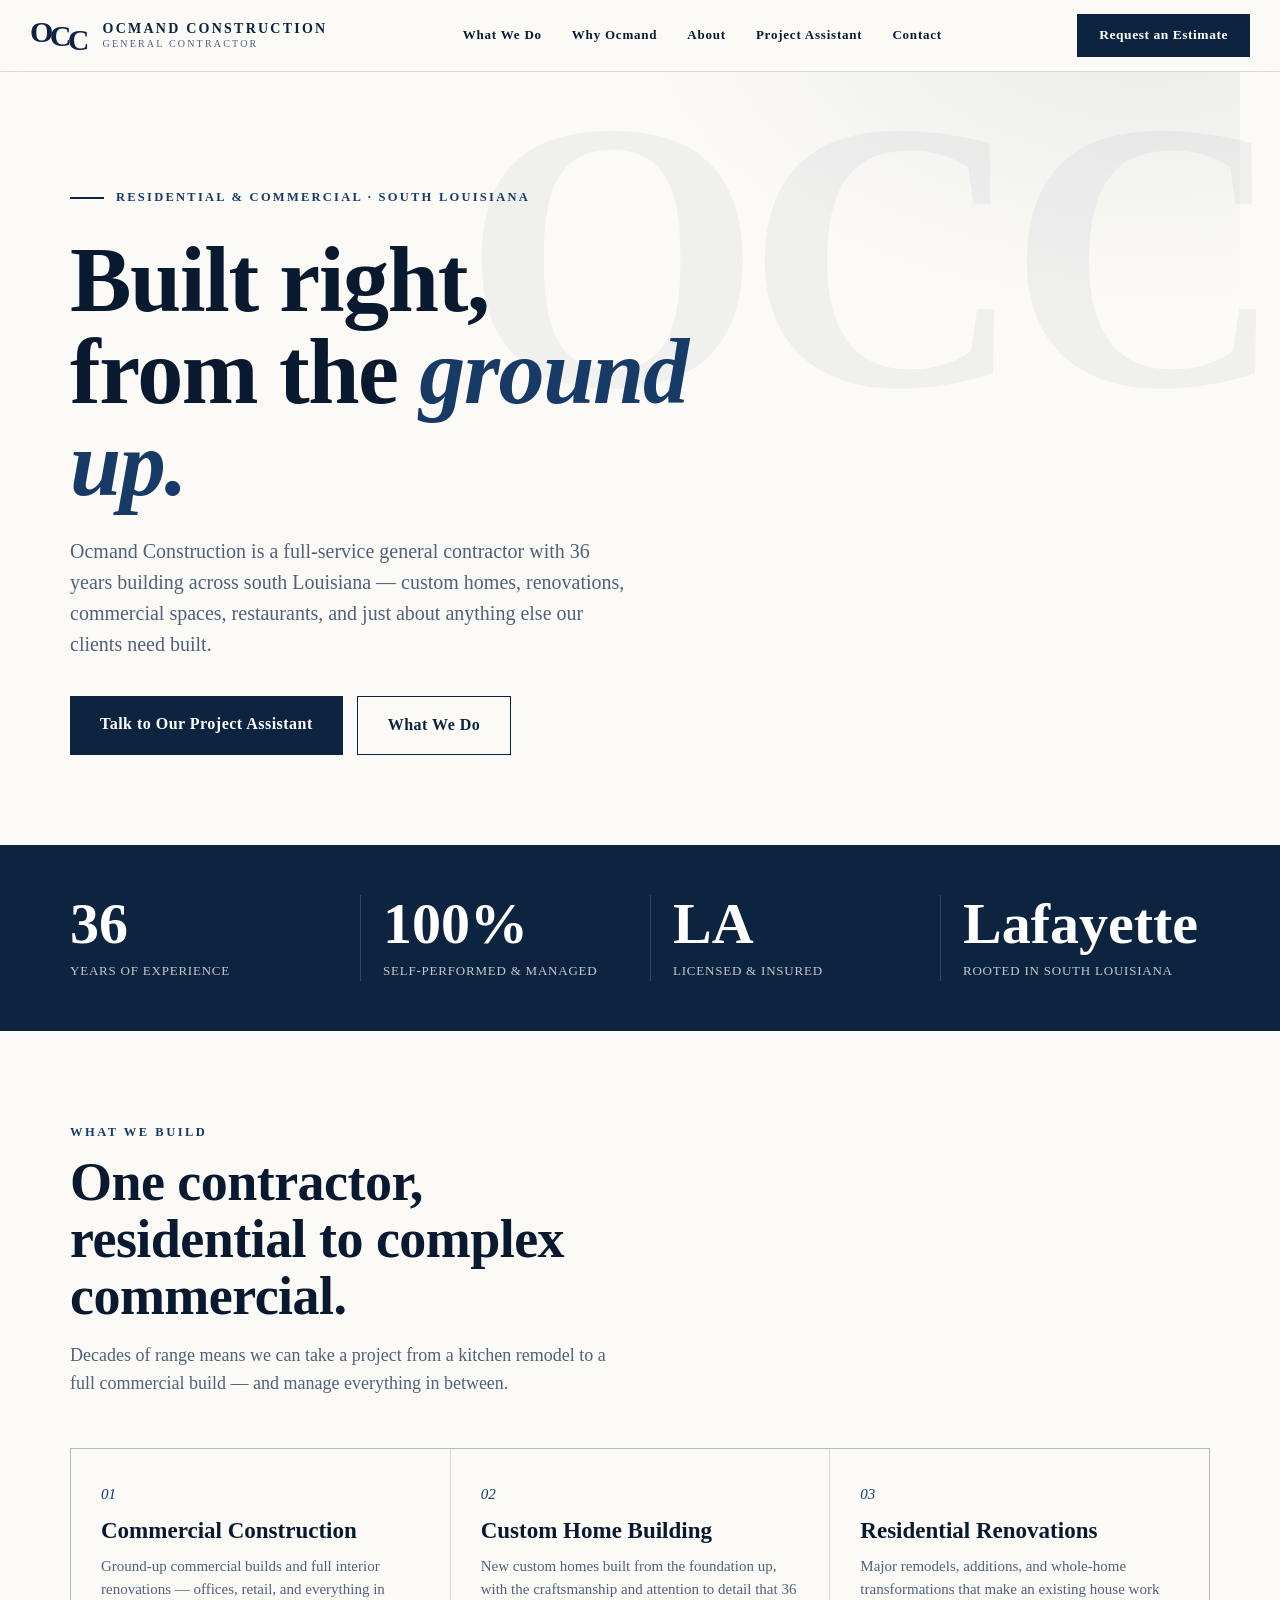
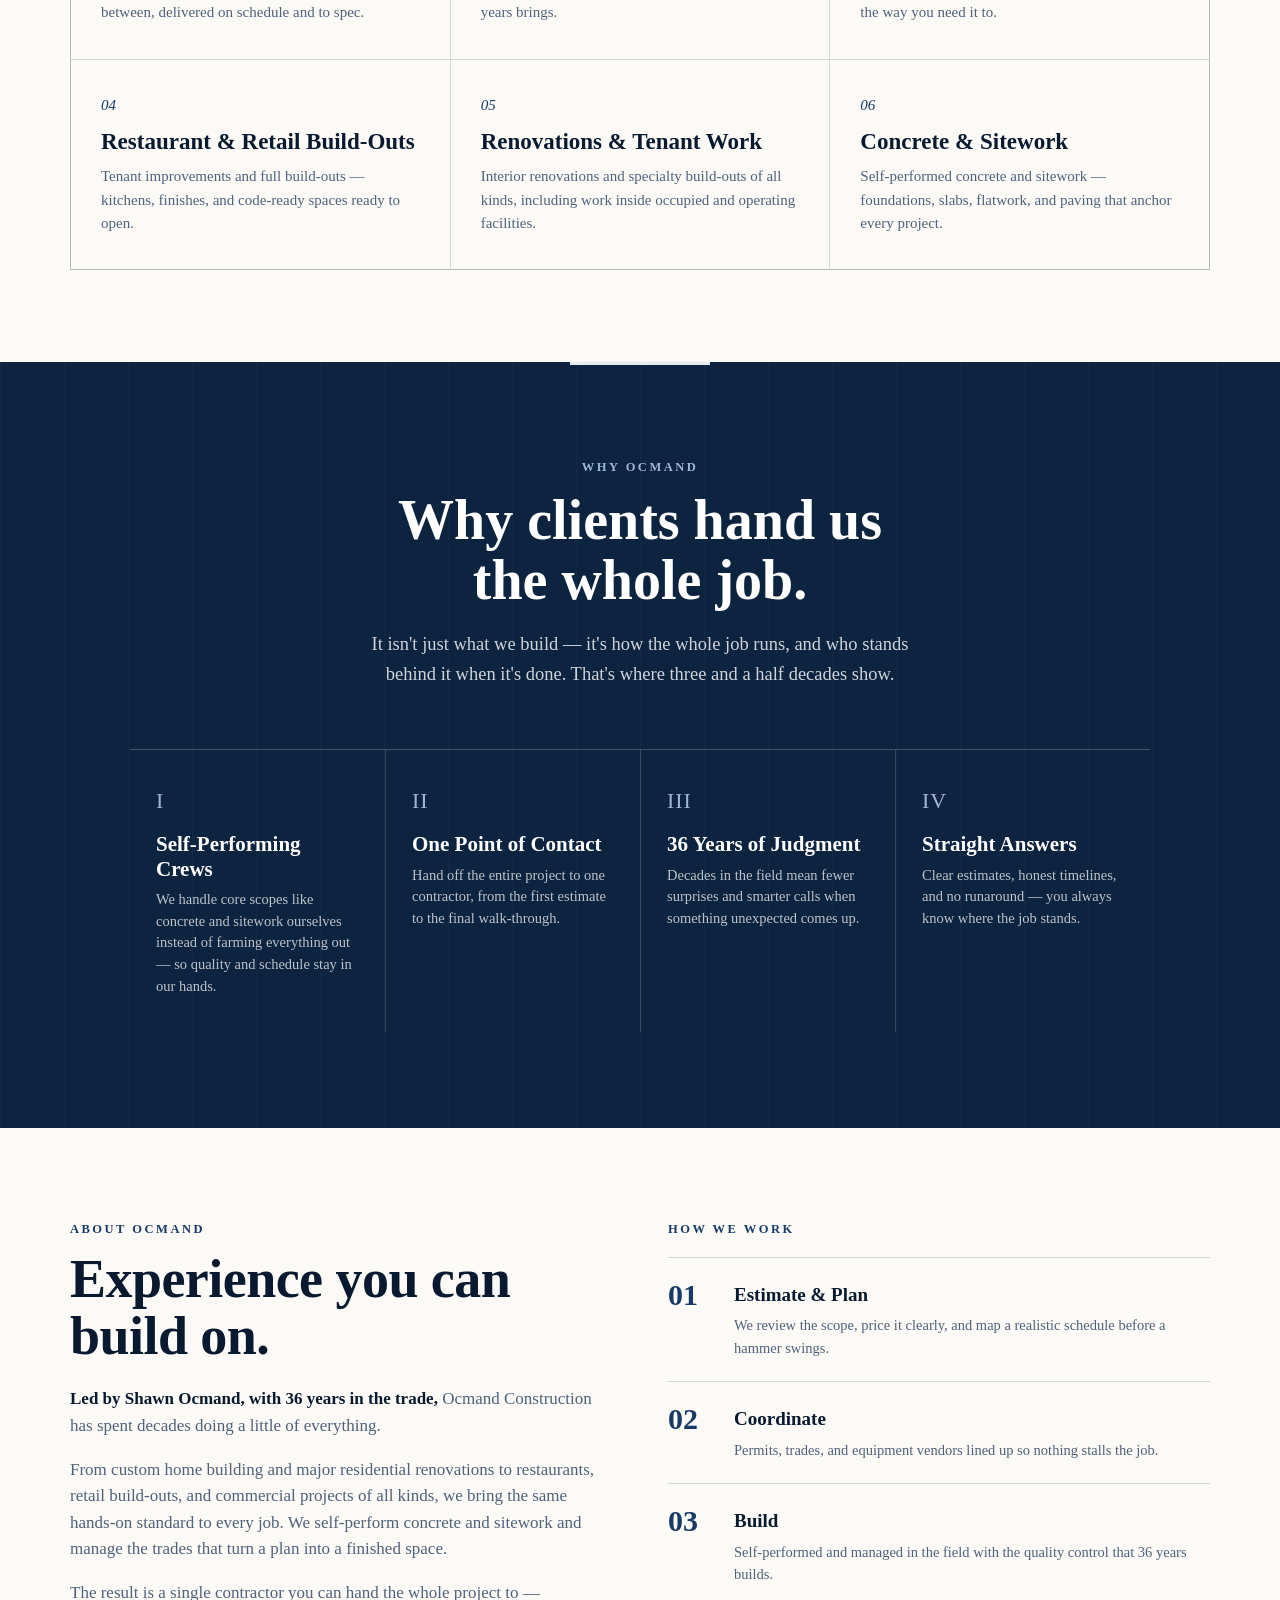
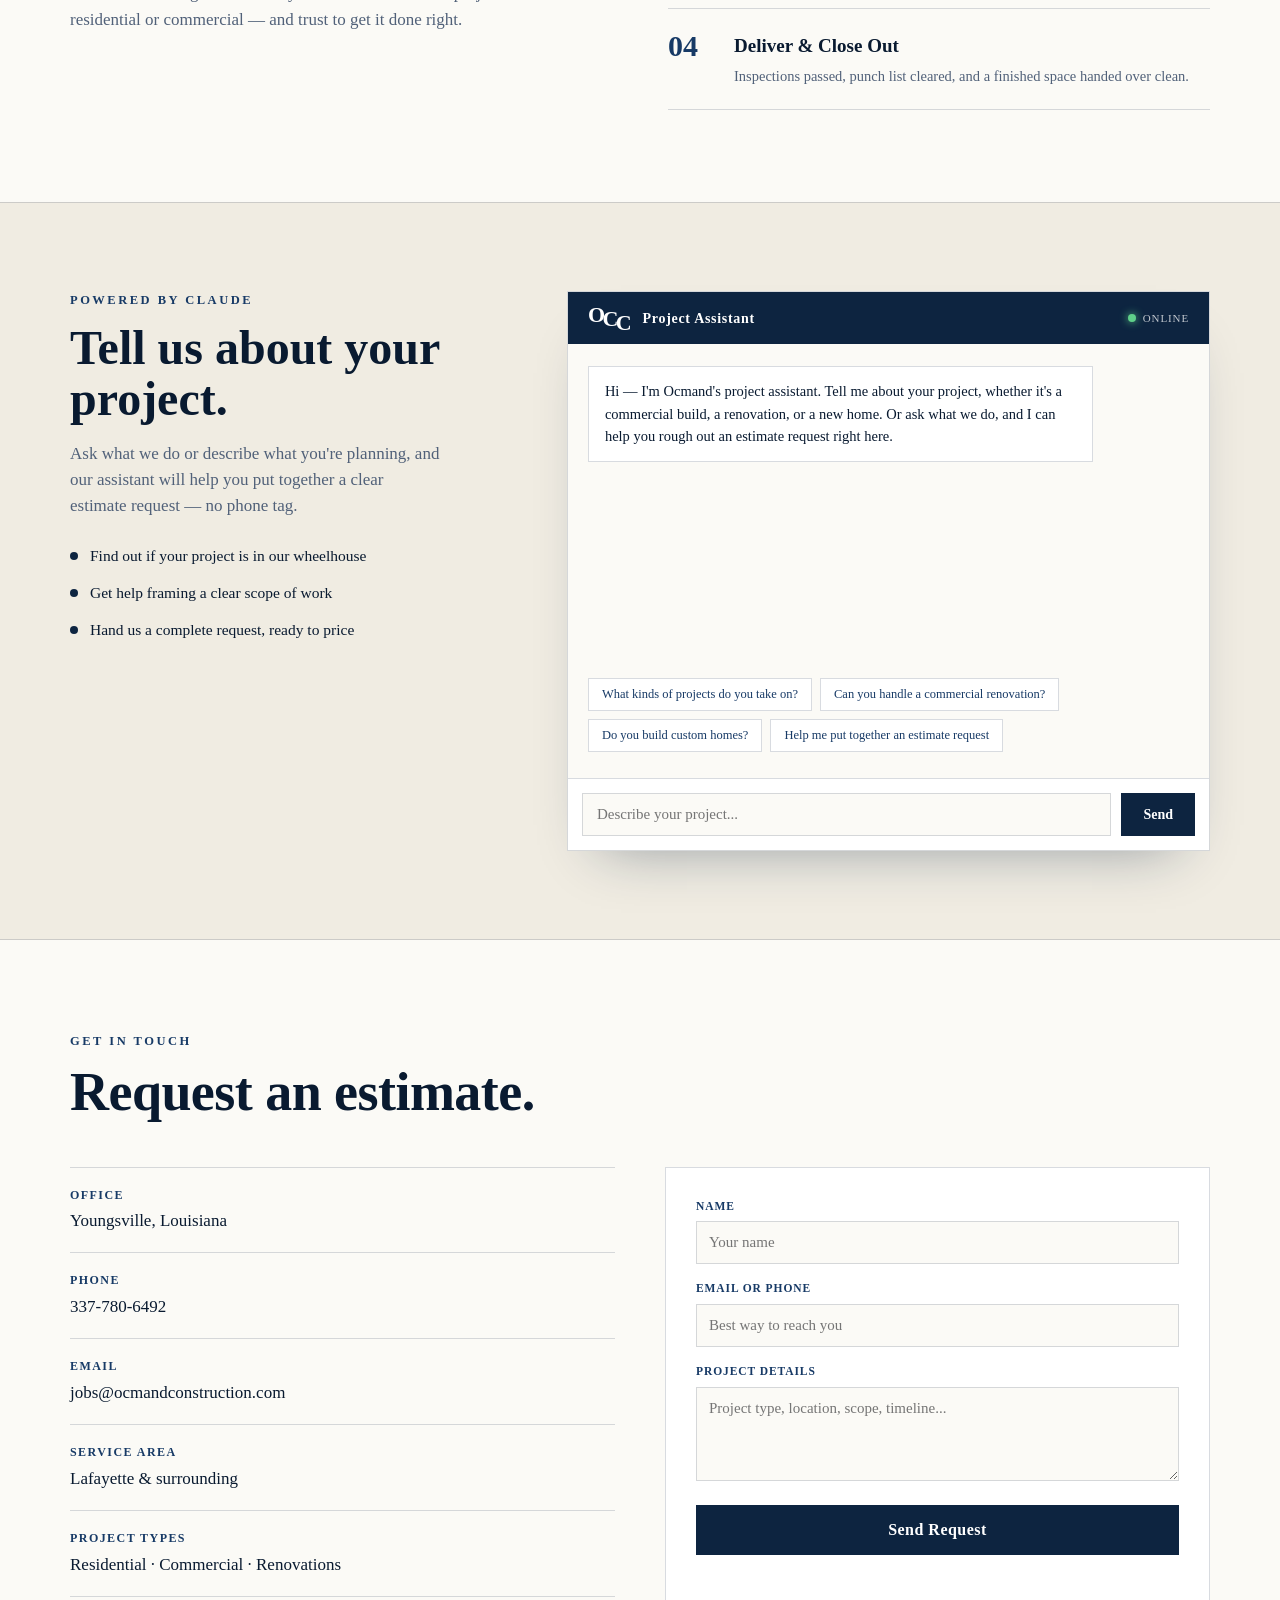
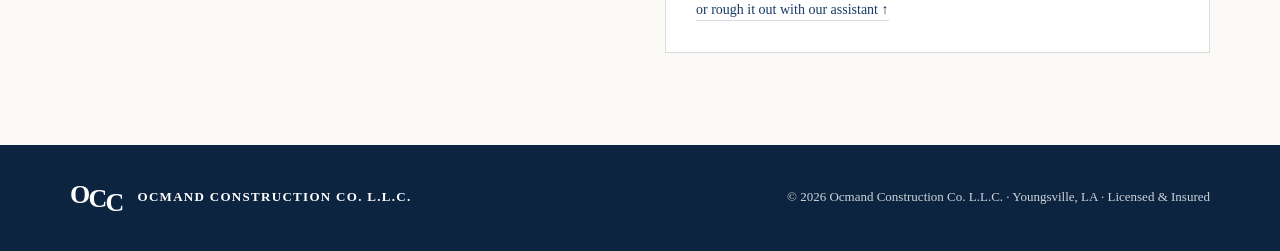
<file: index (3).html>
<!doctype html>
<html lang="en">
<head>
<meta charset="utf-8" />
<meta name="viewport" content="width=device-width, initial-scale=1" />
<title>Ocmand Construction Co. — General Contractor | South Louisiana</title>
<meta name="description" content="Ocmand Construction Co. is a full-service general contractor in Youngsville, Louisiana, with 36 years building residential and commercial projects across south Louisiana." />
<style>
:root{
  --navy:#0d2440; --navy-700:#173a66; --navy-ink:#091a30;
  --paper:#fbfaf6; --paper-2:#f0ece2; --paper-3:#e7e1d4;
  --line:rgba(13,36,64,.16); --muted:#516179;
}
*{box-sizing:border-box;margin:0;padding:0;}
html{scroll-behavior:smooth;}
body{
  font-family:'Times New Roman',Times,serif;color:var(--navy-ink);background:var(--paper);
  line-height:1.55;-webkit-font-smoothing:antialiased;overflow-x:hidden;
}
.serif{font-family:'Times New Roman',Times,serif;}

.occ-mono{display:inline-flex;align-items:center;font-family:'Times New Roman',Times,serif;font-weight:600;color:var(--navy);line-height:1;}
.occ-mono b{font-weight:600;display:inline-block;}
.occ-mono b:nth-child(1){transform:translateY(-3px);}
.occ-mono b:nth-child(2){margin-left:-.12em;transform:translateY(1px);}
.occ-mono b:nth-child(3){margin-left:-.12em;transform:translateY(5px);}

.oc-nav{position:sticky;top:0;z-index:40;display:flex;align-items:center;justify-content:space-between;padding:14px 30px;background:rgba(251,250,246,.86);backdrop-filter:blur(10px);border-bottom:1px solid var(--line);}
.oc-brand{display:flex;align-items:center;gap:13px;}
.oc-brand .occ-mono{font-size:30px;}
.oc-brand .wordmark{font-weight:700;font-size:14px;letter-spacing:.16em;text-transform:uppercase;color:var(--navy);line-height:1.2;}
.oc-brand .wordmark small{display:block;font-weight:500;font-size:10px;letter-spacing:.22em;color:var(--muted);}
.oc-navlinks{display:flex;gap:30px;}
.oc-navlinks a{color:var(--navy-ink);text-decoration:none;font-size:13px;font-weight:600;letter-spacing:.06em;cursor:pointer;transition:color .2s;}
.oc-navlinks a:hover{color:var(--navy-700);}
.oc-navcta{background:var(--navy);color:#fff;border:none;padding:11px 22px;font-family:'Times New Roman',Times,serif;font-weight:600;letter-spacing:.04em;font-size:13.5px;cursor:pointer;transition:background .2s,transform .15s;text-decoration:none;display:inline-block;}
.oc-navcta:hover{background:var(--navy-700);transform:translateY(-1px);}

.oc-hero{position:relative;max-width:1200px;margin:0 auto;padding:110px 30px 90px;}
.oc-hero-bg{position:absolute;inset:0;z-index:0;overflow:hidden;}
.oc-hero-bg::after{content:"";position:absolute;inset:0;background:radial-gradient(820px 480px at 92% -8%, rgba(13,36,64,.07), transparent 62%);}
.oc-hero-ghost{position:absolute;right:-30px;top:30px;font-weight:600;font-size:clamp(180px,30vw,420px);color:rgba(13,36,64,.045);line-height:.8;z-index:0;pointer-events:none;user-select:none;letter-spacing:-.04em;}
.oc-hero-inner{position:relative;z-index:1;}
.oc-eyebrow{display:inline-flex;align-items:center;gap:12px;color:var(--navy-700);font-weight:600;letter-spacing:.18em;font-size:12.5px;text-transform:uppercase;margin-bottom:26px;}
.oc-eyebrow::before{content:"";width:34px;height:2px;background:var(--navy);}
.oc-hero h1{font-weight:600;font-size:clamp(46px,7.2vw,96px);line-height:1.0;letter-spacing:-.015em;margin:0 0 26px;max-width:16ch;color:var(--navy-ink);}
.oc-hero h1 em{font-style:italic;color:var(--navy-700);}
.oc-hero p{font-size:clamp(17px,2vw,20px);color:var(--muted);max-width:56ch;margin:0 0 36px;}
.oc-hero-actions{display:flex;flex-wrap:wrap;gap:14px;}
.oc-btn-primary{background:var(--navy);color:#fff;border:none;padding:16px 30px;font-family:'Times New Roman',Times,serif;font-weight:600;letter-spacing:.03em;font-size:16px;cursor:pointer;transition:background .2s,transform .15s;text-decoration:none;display:inline-block;}
.oc-btn-primary:hover{background:var(--navy-700);transform:translateY(-2px);}
.oc-btn-ghost{background:transparent;color:var(--navy);border:1.5px solid var(--navy);padding:16px 30px;font-family:'Times New Roman',Times,serif;font-weight:600;letter-spacing:.03em;font-size:16px;cursor:pointer;transition:background .2s,color .2s;text-decoration:none;display:inline-block;}
.oc-btn-ghost:hover{background:var(--navy);color:#fff;}

.oc-stats{background:var(--navy);color:#fff;}
.oc-stats-inner{max-width:1200px;margin:0 auto;display:grid;grid-template-columns:repeat(4,1fr);padding:50px 30px;gap:20px;}
.oc-stat{border-left:1px solid rgba(255,255,255,.16);padding-left:22px;}
.oc-stat:first-child{border-left:none;padding-left:0;}
.oc-stat .num{font-weight:600;font-size:clamp(38px,5vw,58px);line-height:1;}
.oc-stat .lbl{font-size:13px;letter-spacing:.06em;color:rgba(255,255,255,.75);margin-top:8px;text-transform:uppercase;}

.oc-section{max-width:1200px;margin:0 auto;padding:92px 30px;}
.oc-kicker{color:var(--navy-700);font-weight:600;letter-spacing:.2em;font-size:12.5px;text-transform:uppercase;}
.oc-title{font-weight:600;font-size:clamp(32px,4.6vw,54px);line-height:1.05;letter-spacing:-.01em;margin:12px 0 0;color:var(--navy-ink);max-width:20ch;}
.oc-lead{color:var(--muted);font-size:18px;max-width:60ch;margin:18px 0 0;}

.oc-grid{display:grid;grid-template-columns:repeat(3,1fr);gap:1px;background:var(--line);border:1px solid var(--line);margin-top:50px;}
.oc-card{background:var(--paper);padding:34px 30px;transition:background .25s;}
.oc-card:hover{background:var(--paper-2);}
.oc-card .idx{font-style:italic;font-size:15px;color:var(--navy-700);}
.oc-card h3{font-weight:600;font-size:23px;margin:12px 0 10px;color:var(--navy-ink);line-height:1.15;}
.oc-card p{color:var(--muted);font-size:15px;margin:0;}

.oc-band{background:var(--navy);color:#fff;position:relative;overflow:hidden;}
.oc-band::before{content:"";position:absolute;inset:0;background:repeating-linear-gradient(90deg, rgba(255,255,255,.025) 0 1px, transparent 1px 64px);pointer-events:none;}
.oc-band::after{content:"";position:absolute;left:50%;top:0;width:140px;height:3px;background:#fff;transform:translateX(-50%);opacity:.9;}
.oc-band-inner{position:relative;max-width:1080px;margin:0 auto;padding:96px 30px;text-align:center;}
.oc-band .oc-kicker{color:#9fb6d6;}
.oc-band h2{font-weight:700;font-size:clamp(32px,4.8vw,56px);line-height:1.06;margin:14px auto 20px;max-width:18ch;}
.oc-band .band-lead{color:rgba(255,255,255,.8);font-size:18.5px;line-height:1.6;max-width:62ch;margin:0 auto;}
.oc-range-row{display:grid;grid-template-columns:repeat(4,1fr);margin-top:60px;border-top:1px solid rgba(255,255,255,.22);}
.oc-range-item{padding:34px 26px;border-left:1px solid rgba(255,255,255,.16);text-align:left;transition:background .25s;}
.oc-range-item:first-child{border-left:none;}
.oc-range-item:hover{background:rgba(255,255,255,.04);}
.oc-range-item .rn{font-size:22px;color:#9fb6d6;letter-spacing:.04em;}
.oc-range-item .h{font-weight:700;font-size:21px;margin:14px 0 8px;line-height:1.15;}
.oc-range-item .s{color:rgba(255,255,255,.72);font-size:14.5px;line-height:1.5;}

.oc-about{display:grid;grid-template-columns:1fr 1fr;gap:56px;align-items:start;}
.oc-about .body p{color:var(--muted);font-size:17px;margin:0 0 18px;}
.oc-about .body p strong{color:var(--navy-ink);}
.oc-steps{display:grid;gap:0;}
.oc-step{display:flex;gap:20px;padding:22px 0;border-top:1px solid var(--line);}
.oc-step:last-child{border-bottom:1px solid var(--line);}
.oc-step .n{font-weight:600;font-size:30px;color:var(--navy-700);line-height:1;min-width:46px;}
.oc-step h4{font-weight:600;font-size:19px;margin:0 0 5px;color:var(--navy-ink);}
.oc-step p{color:var(--muted);font-size:14.5px;margin:0;}

.oc-assistant{background:var(--paper-2);border-top:1px solid var(--line);border-bottom:1px solid var(--line);}
.oc-ai-wrap{max-width:1200px;margin:0 auto;padding:88px 30px;display:grid;grid-template-columns:.82fr 1.18fr;gap:50px;align-items:start;}
.oc-ai-copy h2{font-weight:600;font-size:clamp(30px,4.4vw,48px);line-height:1.06;margin:12px 0 16px;color:var(--navy-ink);}
.oc-ai-copy p{color:var(--muted);font-size:17px;max-width:44ch;}
.oc-ai-bullets{list-style:none;padding:0;margin:24px 0 0;}
.oc-ai-bullets li{display:flex;gap:12px;align-items:flex-start;margin-bottom:13px;color:var(--navy-ink);font-size:15.5px;}
.oc-ai-bullets li::before{content:"";flex:0 0 auto;margin-top:8px;width:8px;height:8px;background:var(--navy);border-radius:50%;}

.oc-chat{background:var(--paper);border:1px solid var(--line);display:flex;flex-direction:column;height:560px;box-shadow:0 28px 56px -34px rgba(13,36,64,.45);}
.oc-chat-head{display:flex;align-items:center;gap:11px;padding:15px 20px;background:var(--navy);color:#fff;}
.oc-chat-head .occ-mono{font-size:22px;}
.oc-chat-head .occ-mono b{color:#fff;}
.oc-chat-title{font-weight:700;letter-spacing:.05em;font-size:14px;}
.oc-chat-sub{margin-left:auto;display:flex;align-items:center;gap:7px;font-size:11px;color:rgba(255,255,255,.75);letter-spacing:.08em;text-transform:uppercase;}
.oc-dot{width:8px;height:8px;border-radius:50%;background:#5fd08a;box-shadow:0 0 9px #5fd08a;}
.oc-chat-log{flex:1;overflow-y:auto;padding:22px 20px;display:flex;flex-direction:column;gap:14px;}
.oc-msg{max-width:84%;padding:13px 16px;font-size:14.5px;line-height:1.55;white-space:pre-wrap;}
.oc-msg.user{align-self:flex-end;background:var(--navy);color:#fff;}
.oc-msg.bot{align-self:flex-start;background:#fff;border:1px solid var(--line);color:var(--navy-ink);}
.oc-suggest{display:flex;flex-wrap:wrap;gap:8px;padding:0 20px 14px;}
.oc-chip{background:#fff;border:1px solid var(--line);color:var(--navy-700);font-size:12.5px;padding:8px 13px;cursor:pointer;font-family:'Times New Roman',Times,serif;transition:all .2s;}
.oc-chip:hover{border-color:var(--navy);background:var(--navy);color:#fff;}
.oc-chat-input{display:flex;gap:10px;padding:14px;border-top:1px solid var(--line);background:#fff;}
.oc-chat-input input{flex:1;background:var(--paper);border:1px solid var(--line);color:var(--navy-ink);padding:12px 14px;font-family:'Times New Roman',Times,serif;font-size:15px;outline:none;}
.oc-chat-input input:focus{border-color:var(--navy);}
.oc-send{background:var(--navy);color:#fff;border:none;padding:0 22px;cursor:pointer;font-family:'Times New Roman',Times,serif;font-weight:600;font-size:14px;transition:background .2s;}
.oc-send:hover{background:var(--navy-700);}
.oc-send:disabled{opacity:.5;cursor:not-allowed;}
.oc-typing span{display:inline-block;width:7px;height:7px;border-radius:50%;background:var(--muted);margin-right:4px;animation:ocb 1s infinite;}
.oc-typing span:nth-child(2){animation-delay:.15s;}
.oc-typing span:nth-child(3){animation-delay:.3s;}
@keyframes ocb{0%,60%,100%{opacity:.25;transform:translateY(0);}30%{opacity:1;transform:translateY(-4px);}}

.oc-contact-grid{display:grid;grid-template-columns:1fr 1fr;gap:50px;align-items:start;margin-top:46px;}
.oc-info-row{padding:18px 0;border-top:1px solid var(--line);}
.oc-info-row:last-child{border-bottom:1px solid var(--line);}
.oc-info-row .k{font-weight:600;letter-spacing:.12em;text-transform:uppercase;color:var(--navy-700);font-size:12px;}
.oc-info-row .v{font-size:17px;color:var(--navy-ink);margin-top:4px;}
.oc-form{background:#fff;border:1px solid var(--line);padding:30px;}
.oc-field{display:block;margin-bottom:16px;}
.oc-field label{display:block;font-weight:600;letter-spacing:.08em;text-transform:uppercase;font-size:11.5px;color:var(--navy-700);margin-bottom:6px;}
.oc-field input,.oc-field textarea{width:100%;background:var(--paper);border:1px solid var(--line);color:var(--navy-ink);padding:12px;font-family:'Times New Roman',Times,serif;font-size:15px;outline:none;}
.oc-field input:focus,.oc-field textarea:focus{border-color:var(--navy);}

.oc-footer{background:var(--navy);color:rgba(255,255,255,.8);}
.oc-footer-inner{max-width:1200px;margin:0 auto;padding:40px 30px;display:flex;justify-content:space-between;align-items:center;flex-wrap:wrap;gap:18px;font-size:13px;}
.oc-footer .occ-mono{font-size:26px;}
.oc-footer .occ-mono b{color:#fff;}
.oc-footer .fbrand{display:flex;align-items:center;gap:12px;font-weight:700;letter-spacing:.1em;text-transform:uppercase;color:#fff;font-size:13px;}

.oc-form-status{font-size:13.5px;margin-top:12px;min-height:18px;}
.oc-form-status.ok{color:#1f7a44;}
.oc-form-status.err{color:#b3261e;}
.oc-form-alt{display:inline-block;margin-top:14px;color:var(--navy-700);font-size:14px;text-decoration:none;border-bottom:1px solid var(--line);}
.oc-form-alt:hover{color:var(--navy);}
.oc-hp{position:absolute;left:-9999px;width:1px;height:1px;opacity:0;}
.oc-leadbar{padding:0 14px 12px;}
.oc-leadbtn{width:100%;background:#fff;border:1px solid var(--navy);color:var(--navy);padding:11px;font-family:'Times New Roman',Times,serif;font-weight:700;font-size:14px;cursor:pointer;transition:background .2s,color .2s;}
.oc-leadbtn:hover{background:var(--navy);color:#fff;}

@media(max-width:900px){
  .oc-navlinks{display:none;}
  .oc-grid{grid-template-columns:1fr 1fr;}
  .oc-stats-inner{grid-template-columns:1fr 1fr;gap:30px 20px;}
  .oc-stat:nth-child(3){border-left:none;padding-left:0;}
  .oc-range-row{grid-template-columns:1fr 1fr;}
  .oc-range-item:nth-child(3){border-left:none;}
  .oc-range-item:nth-child(3),.oc-range-item:nth-child(4){border-top:1px solid rgba(255,255,255,.16);}
  .oc-about{grid-template-columns:1fr;}
  .oc-ai-wrap{grid-template-columns:1fr;}
  .oc-contact-grid{grid-template-columns:1fr;}
}
@media(max-width:560px){
  .oc-grid{grid-template-columns:1fr;}
  .oc-range-row{grid-template-columns:1fr;}
  .oc-range-item{border-left:none;border-top:1px solid rgba(255,255,255,.16);}
}
</style>
</head>
<body>

<!-- NAV -->
<nav class="oc-nav">
  <div class="oc-brand">
    <span class="occ-mono"><b>O</b><b>C</b><b>C</b></span>
    <div class="wordmark">Ocmand Construction<small>General Contractor</small></div>
  </div>
  <div class="oc-navlinks">
    <a href="#services">What We Do</a>
    <a href="#range">Why Ocmand</a>
    <a href="#about">About</a>
    <a href="#assistant">Project Assistant</a>
    <a href="#contact">Contact</a>
  </div>
  <a class="oc-navcta" href="#contact">Request an Estimate</a>
</nav>

<!-- HERO -->
<header class="oc-hero">
  <div class="oc-hero-bg"></div>
  <div class="oc-hero-ghost serif">OCC</div>
  <div class="oc-hero-inner">
    <div class="oc-eyebrow">Residential &amp; Commercial · South Louisiana</div>
    <h1 class="serif">Built right,<br />from the <em>ground up.</em></h1>
    <p>Ocmand Construction is a full-service general contractor with 36 years building across south Louisiana — custom homes, renovations, commercial spaces, restaurants, and just about anything else our clients need built.</p>
    <div class="oc-hero-actions">
      <a class="oc-btn-primary" href="#assistant">Talk to Our Project Assistant</a>
      <a class="oc-btn-ghost" href="#services">What We Do</a>
    </div>
  </div>
</header>

<!-- STATS -->
<div class="oc-stats">
  <div class="oc-stats-inner">
    <div class="oc-stat"><div class="num">36</div><div class="lbl">Years of Experience</div></div>
    <div class="oc-stat"><div class="num">100%</div><div class="lbl">Self-Performed &amp; Managed</div></div>
    <div class="oc-stat"><div class="num">LA</div><div class="lbl">Licensed &amp; Insured</div></div>
    <div class="oc-stat"><div class="num">Lafayette</div><div class="lbl">Rooted in South Louisiana</div></div>
  </div>
</div>

<!-- SERVICES -->
<section class="oc-section" id="services">
  <div class="oc-kicker">What We Build</div>
  <h2 class="oc-title">One contractor, residential to complex commercial.</h2>
  <p class="oc-lead">Decades of range means we can take a project from a kitchen remodel to a full commercial build — and manage everything in between.</p>
  <div class="oc-grid">
    <div class="oc-card"><div class="idx">01</div><h3>Commercial Construction</h3><p>Ground-up commercial builds and full interior renovations — offices, retail, and everything in between, delivered on schedule and to spec.</p></div>
    <div class="oc-card"><div class="idx">02</div><h3>Custom Home Building</h3><p>New custom homes built from the foundation up, with the craftsmanship and attention to detail that 36 years brings.</p></div>
    <div class="oc-card"><div class="idx">03</div><h3>Residential Renovations</h3><p>Major remodels, additions, and whole-home transformations that make an existing house work the way you need it to.</p></div>
    <div class="oc-card"><div class="idx">04</div><h3>Restaurant &amp; Retail Build-Outs</h3><p>Tenant improvements and full build-outs — kitchens, finishes, and code-ready spaces ready to open.</p></div>
    <div class="oc-card"><div class="idx">05</div><h3>Renovations &amp; Tenant Work</h3><p>Interior renovations and specialty build-outs of all kinds, including work inside occupied and operating facilities.</p></div>
    <div class="oc-card"><div class="idx">06</div><h3>Concrete &amp; Sitework</h3><p>Self-performed concrete and sitework — foundations, slabs, flatwork, and paving that anchor every project.</p></div>
  </div>
</section>

<!-- WHY OCMAND BAND -->
<section class="oc-band" id="range">
  <div class="oc-band-inner">
    <div class="oc-kicker">Why Ocmand</div>
    <h2 class="serif">Why clients hand us the whole job.</h2>
    <p class="band-lead">It isn't just what we build — it's how the whole job runs, and who stands behind it when it's done. That's where three and a half decades show.</p>
    <div class="oc-range-row">
      <div class="oc-range-item"><div class="rn serif">I</div><div class="h serif">Self-Performing Crews</div><div class="s">We handle core scopes like concrete and sitework ourselves instead of farming everything out — so quality and schedule stay in our hands.</div></div>
      <div class="oc-range-item"><div class="rn serif">II</div><div class="h serif">One Point of Contact</div><div class="s">Hand off the entire project to one contractor, from the first estimate to the final walk-through.</div></div>
      <div class="oc-range-item"><div class="rn serif">III</div><div class="h serif">36 Years of Judgment</div><div class="s">Decades in the field mean fewer surprises and smarter calls when something unexpected comes up.</div></div>
      <div class="oc-range-item"><div class="rn serif">IV</div><div class="h serif">Straight Answers</div><div class="s">Clear estimates, honest timelines, and no runaround — you always know where the job stands.</div></div>
    </div>
  </div>
</section>

<!-- ABOUT + PROCESS -->
<section class="oc-section" id="about">
  <div class="oc-about">
    <div>
      <div class="oc-kicker">About Ocmand</div>
      <h2 class="oc-title" style="margin-bottom:22px;">Experience you can build on.</h2>
      <div class="body">
        <p><strong>Led by Shawn Ocmand, with 36 years in the trade,</strong> Ocmand Construction has spent decades doing a little of everything.</p>
        <p>From custom home building and major residential renovations to restaurants, retail build-outs, and commercial projects of all kinds, we bring the same hands-on standard to every job. We self-perform concrete and sitework and manage the trades that turn a plan into a finished space.</p>
        <p>The result is a single contractor you can hand the whole project to — residential or commercial — and trust to get it done right.</p>
      </div>
    </div>
    <div>
      <div class="oc-kicker" style="margin-bottom:18px;">How We Work</div>
      <div class="oc-steps">
        <div class="oc-step"><div class="n serif">01</div><div><h4>Estimate &amp; Plan</h4><p>We review the scope, price it clearly, and map a realistic schedule before a hammer swings.</p></div></div>
        <div class="oc-step"><div class="n serif">02</div><div><h4>Coordinate</h4><p>Permits, trades, and equipment vendors lined up so nothing stalls the job.</p></div></div>
        <div class="oc-step"><div class="n serif">03</div><div><h4>Build</h4><p>Self-performed and managed in the field with the quality control that 36 years builds.</p></div></div>
        <div class="oc-step"><div class="n serif">04</div><div><h4>Deliver &amp; Close Out</h4><p>Inspections passed, punch list cleared, and a finished space handed over clean.</p></div></div>
      </div>
    </div>
  </div>
</section>

<!-- ASSISTANT -->
<section class="oc-assistant" id="assistant">
  <div class="oc-ai-wrap">
    <div class="oc-ai-copy">
      <div class="oc-kicker">Powered by Claude</div>
      <h2 class="serif">Tell us about your project.</h2>
      <p>Ask what we do or describe what you're planning, and our assistant will help you put together a clear estimate request — no phone tag.</p>
      <ul class="oc-ai-bullets">
        <li>Find out if your project is in our wheelhouse</li>
        <li>Get help framing a clear scope of work</li>
        <li>Hand us a complete request, ready to price</li>
      </ul>
    </div>

    <div class="oc-chat">
      <div class="oc-chat-head">
        <span class="occ-mono"><b>O</b><b>C</b><b>C</b></span>
        <span class="oc-chat-title">Project Assistant</span>
        <span class="oc-chat-sub"><span class="oc-dot"></span>Online</span>
      </div>
      <div class="oc-chat-log" id="chatLog"></div>
      <div class="oc-suggest" id="suggest"></div>
      <div class="oc-leadbar" id="leadBar"></div>
      <div class="oc-chat-input">
        <input id="chatInput" placeholder="Describe your project..." autocomplete="off" />
        <button class="oc-send" id="chatSend">Send</button>
      </div>
    </div>
  </div>
</section>

<!-- CONTACT -->
<section class="oc-section" id="contact">
  <div class="oc-kicker">Get in Touch</div>
  <h2 class="oc-title">Request an estimate.</h2>
  <div class="oc-contact-grid">
    <div>
      <div class="oc-info-row"><div class="k">Office</div><div class="v">Youngsville, Louisiana</div></div>
      <div class="oc-info-row"><div class="k">Phone</div><div class="v">337-780-6492</div></div>
      <div class="oc-info-row"><div class="k">Email</div><div class="v">jobs@ocmandconstruction.com</div></div>
      <div class="oc-info-row"><div class="k">Service Area</div><div class="v">Lafayette &amp; surrounding</div></div>
      <div class="oc-info-row"><div class="k">Project Types</div><div class="v">Residential · Commercial · Renovations</div></div>
    </div>
    <div class="oc-form">
      <div class="oc-field"><label>Name</label><input id="cfName" placeholder="Your name" /></div>
      <div class="oc-field"><label>Email or Phone</label><input id="cfReach" placeholder="Best way to reach you" /></div>
      <div class="oc-field"><label>Project Details</label><textarea id="cfDetails" rows="4" placeholder="Project type, location, scope, timeline..."></textarea></div>
      <input type="text" id="cfHp" class="oc-hp" tabindex="-1" autocomplete="off" aria-hidden="true" />
      <button class="oc-btn-primary" id="cfSend" style="width:100%;">Send Request</button>
      <div id="cfStatus" class="oc-form-status"></div>
      <a href="#assistant" class="oc-form-alt">or rough it out with our assistant ↑</a>
    </div>
  </div>
</section>

<!-- FOOTER -->
<footer class="oc-footer">
  <div class="oc-footer-inner">
    <div class="fbrand"><span class="occ-mono"><b>O</b><b>C</b><b>C</b></span> Ocmand Construction Co. L.L.C.</div>
    <div id="footerLine">© Ocmand Construction Co. L.L.C. · Youngsville, LA · Licensed &amp; Insured</div>
  </div>
</footer>

<script>
(function(){
  var GREETING = "Hi — I'm Ocmand's project assistant. Tell me about your project, whether it's a commercial build, a renovation, or a new home. Or ask what we do, and I can help you rough out an estimate request right here.";
  var SUGGESTIONS = [
    "What kinds of projects do you take on?",
    "Can you handle a commercial renovation?",
    "Do you build custom homes?",
    "Help me put together an estimate request"
  ];

  var log = document.getElementById('chatLog');
  var suggest = document.getElementById('suggest');
  var input = document.getElementById('chatInput');
  var sendBtn = document.getElementById('chatSend');
  var leadBar = document.getElementById('leadBar');

  // ====== LEAD NOTIFICATIONS ======
  // Get a FREE access key at https://web3forms.com (enter jobs@ocmandconstruction.com),
  // they email you a key, paste it below. One key powers BOTH the contact form and the chat.
  var WEB3FORMS_KEY = "7ebf5b2b-bfba-48a3-a382-c277ca3a5970";
  var leadSent = false;
  function emailConfigured(){ return WEB3FORMS_KEY && WEB3FORMS_KEY.indexOf("PASTE_") !== 0; }

  // messages we keep for display + sending (the greeting is display-only on the server side)
  var messages = [{ role: 'assistant', content: GREETING }];
  var loading = false;

  document.getElementById('footerLine').textContent =
    "© " + new Date().getFullYear() + " Ocmand Construction Co. L.L.C. · Youngsville, LA · Licensed & Insured";

  function render(){
    log.innerHTML = '';
    messages.forEach(function(m){
      var d = document.createElement('div');
      d.className = 'oc-msg ' + (m.role === 'user' ? 'user' : 'bot');
      d.textContent = m.content;
      log.appendChild(d);
    });
    if (loading){
      var t = document.createElement('div');
      t.className = 'oc-msg bot oc-typing';
      t.innerHTML = '<span></span><span></span><span></span>';
      log.appendChild(t);
    }
    log.scrollTop = log.scrollHeight;
    renderLeadBar();
  }

  function renderSuggest(){
    suggest.innerHTML = '';
    if (messages.length > 1) return;
    SUGGESTIONS.forEach(function(s){
      var b = document.createElement('button');
      b.className = 'oc-chip';
      b.textContent = s;
      b.onclick = function(){ send(s); };
      suggest.appendChild(b);
    });
  }

  function send(text){
    var content = (text != null ? text : input.value).trim();
    if (!content || loading) return;
    messages.push({ role: 'user', content: content });
    input.value = '';
    loading = true;
    render(); renderSuggest();
    sendBtn.disabled = true;

    fetch('/api/chat', {
      method: 'POST',
      headers: { 'Content-Type': 'application/json' },
      body: JSON.stringify({ messages: messages.map(function(m){ return { role: m.role, content: m.content }; }) })
    })
    .then(function(r){ return r.json(); })
    .then(function(data){
      loading = false; sendBtn.disabled = false;
      messages.push({ role: 'assistant', content: (data && data.reply) ? data.reply : "Sorry — could you rephrase that?" });
      render();
    })
    .catch(function(){
      loading = false; sendBtn.disabled = false;
      messages.push({ role: 'assistant', content: "I'm having trouble connecting right now. You can reach the office directly using the contact details below and we'll get right back to you." });
      render();
    });
  }

  function renderLeadBar(){
    if (!leadBar) return;
    leadBar.innerHTML = '';
    var hasUserMsg = messages.some(function(m){ return m.role === 'user'; });
    if (!hasUserMsg || leadSent) return;
    var b = document.createElement('button');
    b.className = 'oc-leadbtn';
    b.textContent = 'Send this conversation to Ocmand';
    b.onclick = sendLead;
    leadBar.appendChild(b);
  }

  function sendLead(){
    if (leadSent) return;
    if (!messages.some(function(m){ return m.role === 'user'; })) return;
    if (!emailConfigured()){
      messages.push({ role:'assistant', content:"(Site owner: add your Web3Forms access key in index.html to turn on sending.)" });
      render(); return;
    }
    leadSent = true;
    render();
    var transcript = messages.map(function(m){ return (m.role === 'user' ? 'Visitor: ' : 'Assistant: ') + m.content; }).join('\n\n');
    fetch('https://api.web3forms.com/submit', {
      method:'POST',
      headers:{ 'Content-Type':'application/json', 'Accept':'application/json' },
      body: JSON.stringify({
        access_key: WEB3FORMS_KEY,
        subject: 'New chat inquiry — Ocmand website',
        from_name: 'Ocmand Website Assistant',
        message: transcript
      })
    })
    .then(function(r){ return r.json(); })
    .then(function(data){
      if (data && data.success){
        messages.push({ role:'assistant', content:"Thanks — I've sent this over to Ocmand. Someone will follow up using the contact details you shared. Anything else I can help with?" });
      } else {
        leadSent = false;
        messages.push({ role:'assistant', content:"I couldn't send that just now. You can reach the office directly at 337-780-6492 or jobs@ocmandconstruction.com." });
      }
      render();
    })
    .catch(function(){
      leadSent = false;
      messages.push({ role:'assistant', content:"I couldn't send that just now. You can reach the office directly at 337-780-6492 or jobs@ocmandconstruction.com." });
      render();
    });
  }

  // Contact form -> email
  var cfBtn = document.getElementById('cfSend');
  if (cfBtn){
    cfBtn.onclick = function(){
      var name = document.getElementById('cfName').value.trim();
      var reach = document.getElementById('cfReach').value.trim();
      var details = document.getElementById('cfDetails').value.trim();
      var status = document.getElementById('cfStatus');
      var hp = document.getElementById('cfHp');
      if (hp && hp.value){ return; }
      if (!name || !reach){ status.className='oc-form-status err'; status.textContent='Please add your name and a way to reach you.'; return; }
      if (!emailConfigured()){ status.className='oc-form-status err'; status.textContent="Form isn't set up yet — add your Web3Forms key in index.html."; return; }
      status.className='oc-form-status'; status.textContent='Sending…';
      cfBtn.disabled = true;
      fetch('https://api.web3forms.com/submit', {
        method:'POST', headers:{ 'Content-Type':'application/json', 'Accept':'application/json' },
        body: JSON.stringify({ access_key: WEB3FORMS_KEY, subject:'New estimate request — Ocmand website', from_name:'Ocmand Website', name:name, contact:reach, project_details:details })
      })
      .then(function(r){ return r.json(); })
      .then(function(data){
        cfBtn.disabled = false;
        if (data && data.success){
          status.className='oc-form-status ok';
          status.textContent="Thanks! Your request was sent — we'll be in touch soon.";
          document.getElementById('cfName').value=''; document.getElementById('cfReach').value=''; document.getElementById('cfDetails').value='';
        } else {
          status.className='oc-form-status err';
          status.textContent='Something went wrong — please call 337-780-6492 or email jobs@ocmandconstruction.com.';
        }
      })
      .catch(function(){
        cfBtn.disabled = false;
        status.className='oc-form-status err';
        status.textContent='Something went wrong — please call 337-780-6492 or email jobs@ocmandconstruction.com.';
      });
    };
  }

  sendBtn.onclick = function(){ send(); };
  input.addEventListener('keydown', function(e){ if (e.key === 'Enter') send(); });

  render();
  renderSuggest();
})();
</script>
</body>
</html>
</file>
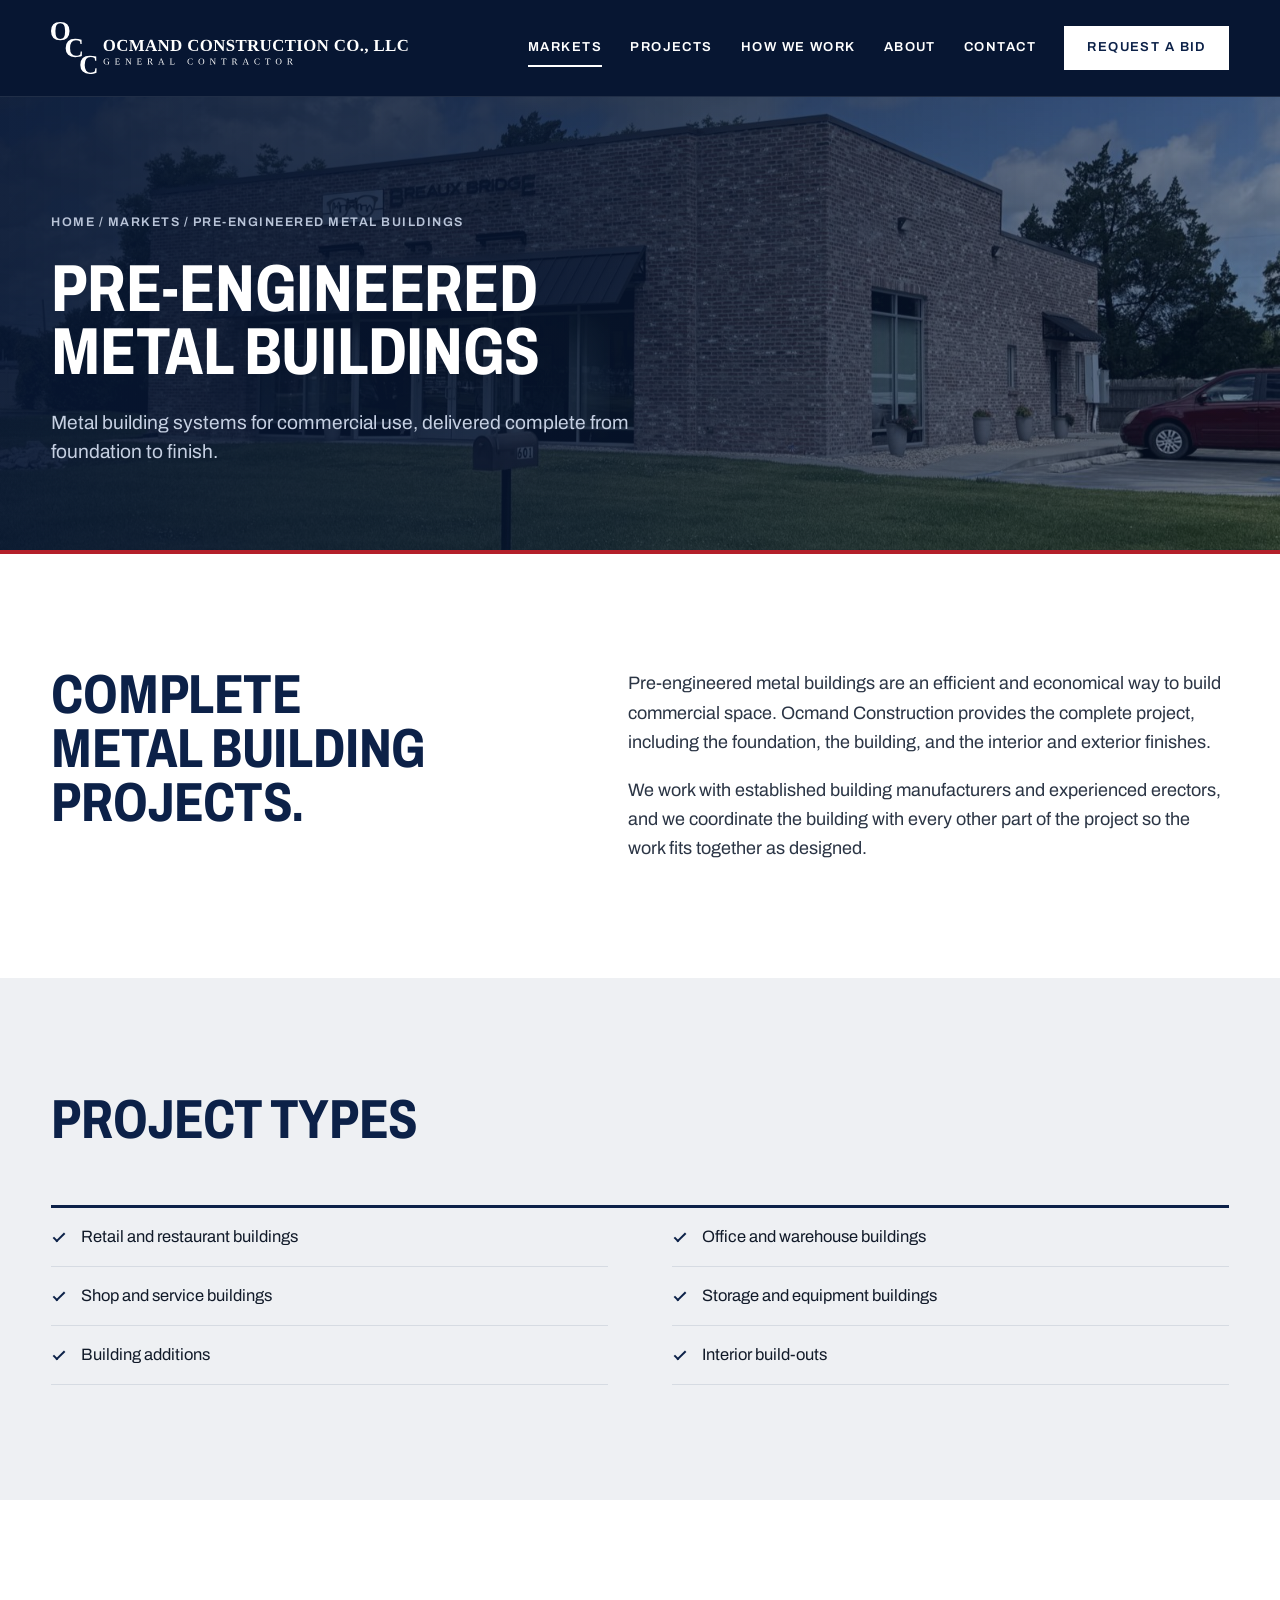
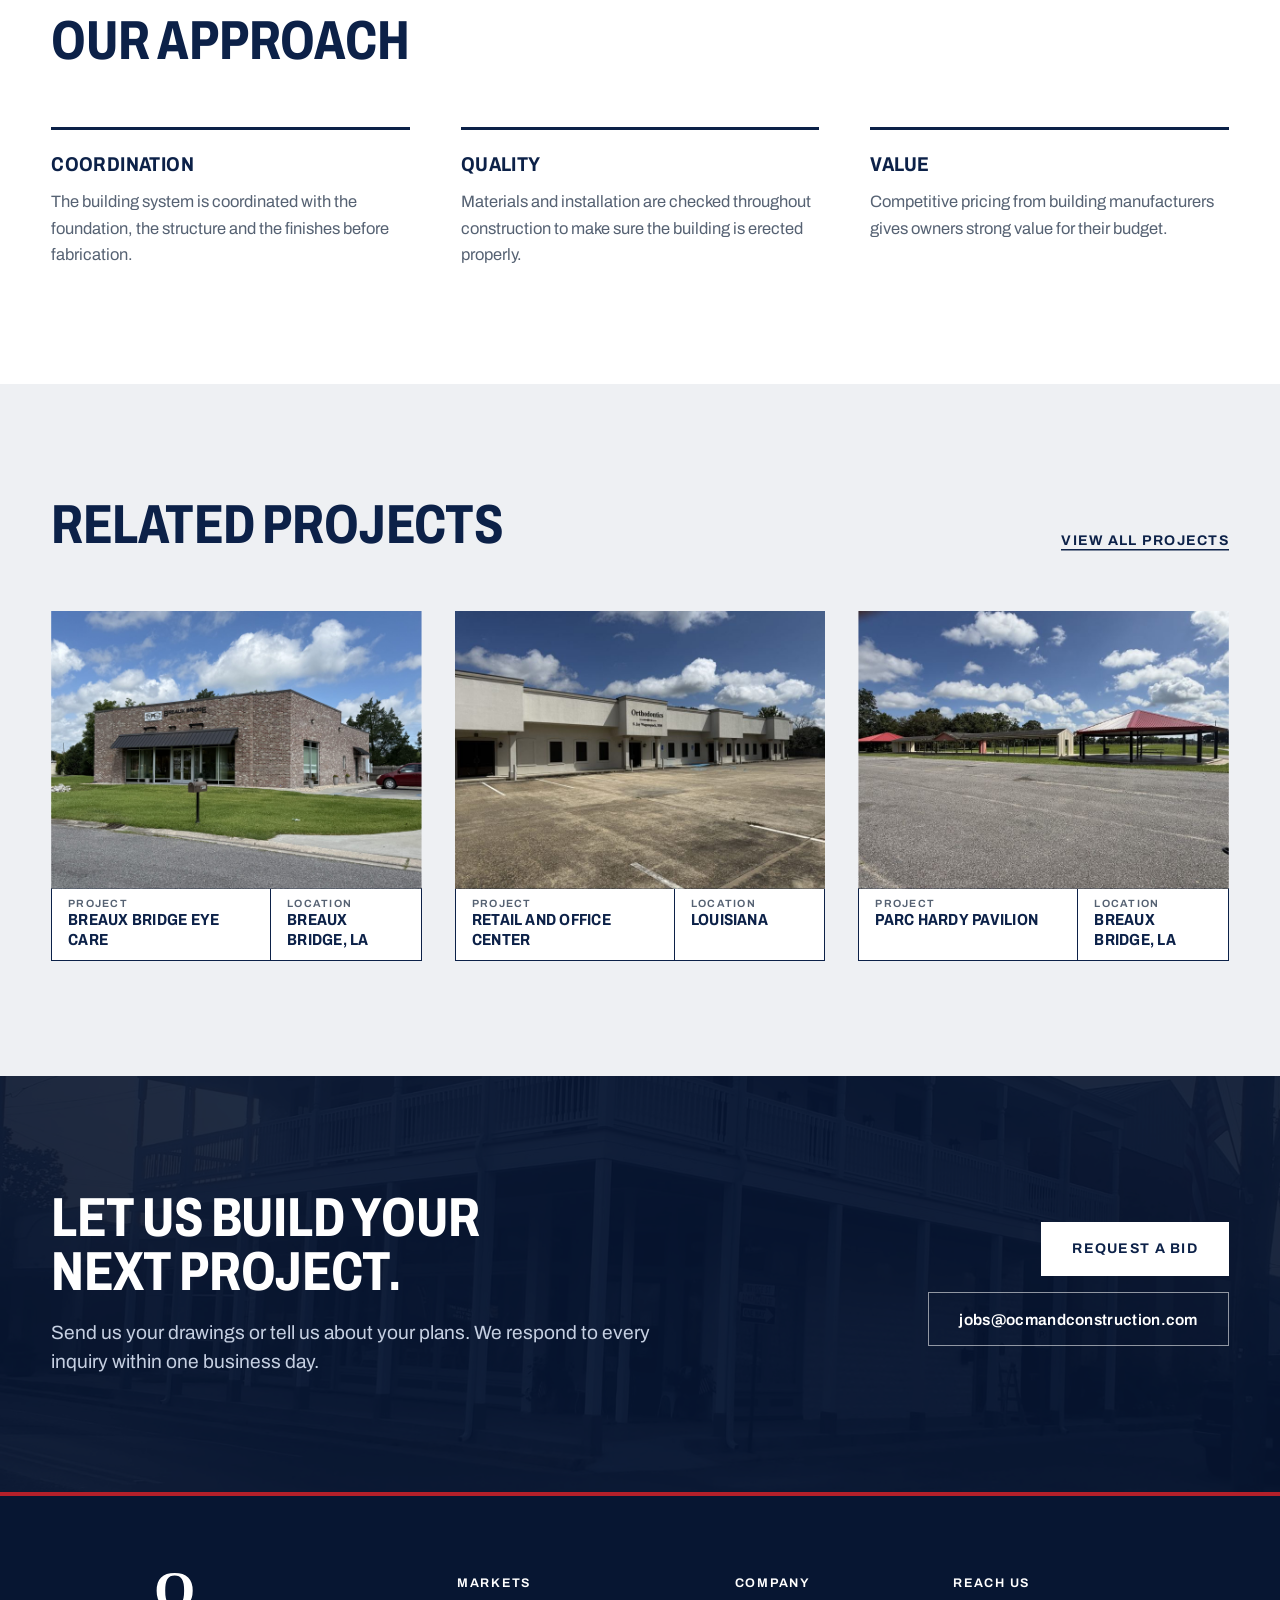
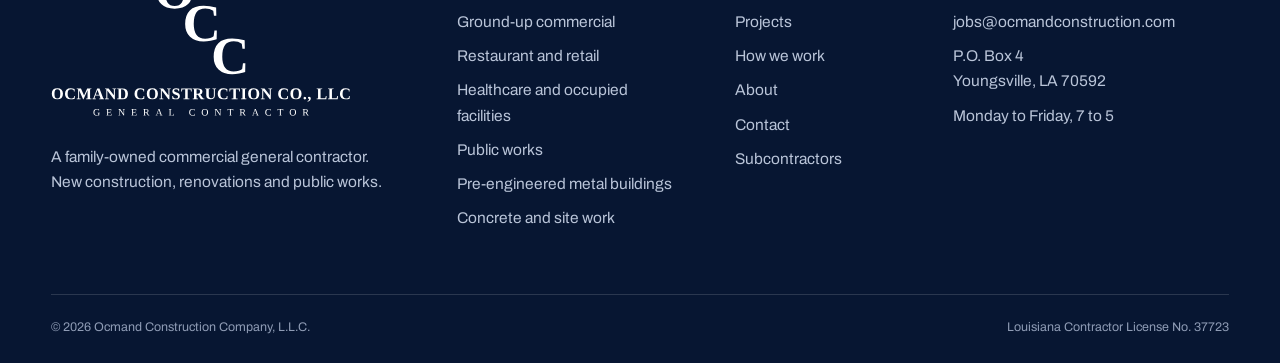
<file: metal-buildings.html>
<!doctype html>
<html lang="en">
<head>
<meta charset="utf-8">
<meta name="viewport" content="width=device-width, initial-scale=1">
<title>Pre-Engineered Metal Buildings | Ocmand Construction</title>
<meta name="description" content="Pre-engineered metal buildings for commercial use in Louisiana, delivered complete from foundation to finish by Ocmand Construction.">
<link rel="canonical" href="https://ocmandconstruction.com/metal-buildings">
<meta property="og:type" content="website"><meta property="og:site_name" content="Ocmand Construction Co., LLC">
<meta property="og:title" content="Pre-Engineered Metal Buildings | Ocmand Construction"><meta property="og:description" content="Pre-engineered metal buildings for commercial use in Louisiana, delivered complete from foundation to finish by Ocmand Construction.">
<meta property="og:url" content="https://ocmandconstruction.com/metal-buildings"><meta property="og:image" content="https://ocmandconstruction.com/og.jpg">
<meta name="theme-color" content="#0c2148">
<link rel="icon" href="/favicon.svg" type="image/svg+xml"><link rel="apple-touch-icon" href="/apple-touch-icon.png">
<link rel="preload" href="/archivo.woff2" as="font" type="font/woff2" crossorigin>
<link rel="stylesheet" href="/styles.css">
<script>document.documentElement.classList.add('js')</script>
<script async src="https://www.googletagmanager.com/gtag/js?id=G-M17NYKK31T"></script>
<script>window.dataLayer=window.dataLayer||[];function gtag(){dataLayer.push(arguments);}gtag('js',new Date());gtag('config','G-M17NYKK31T');</script>

</head>
<body>
<a class="skip" href="#main">Skip to content</a>
<header class="site-header">
  <div class="wrap">
    <a class="brand" href="/" aria-label="Ocmand Construction Co., LLC, home"><svg viewBox="0 0 1954.7 284" role="img" aria-hidden="true"><use href="/logo.svg#lockup"/></svg></a>
    <button class="burger" aria-label="Menu" aria-expanded="false" aria-controls="nav"><span></span><span></span><span></span></button>
    <nav class="nav" id="nav" aria-label="Main">
      <div class="has-menu"><a href="/services" aria-current="page">Markets</a>
        <div class="menu"><a href="/commercial-construction">Ground-up commercial</a><a href="/restaurant-retail">Restaurant and retail</a><a href="/healthcare-occupied">Healthcare and occupied facilities</a><a href="/public-works">Public works</a><a href="/metal-buildings">Pre-engineered metal buildings</a><a href="/concrete-sitework">Concrete and site work</a></div>
      </div>
      <a href="/projects">Projects</a><a href="/approach">How we work</a><a href="/about">About</a><a href="/contact">Contact</a>
      <a class="btn light" href="/contact#bid">Request a bid</a>
    </nav>
  </div>
</header>
<main id="main">
<section class="page-head has-photo"><div class="ph-bg"><img src="/project-11.jpg" srcset="/project-11-800.jpg 800w, /project-11.jpg 1600w" sizes="100vw" width="1600" height="1200" alt="" fetchpriority="high"></div>
<div class="wrap"><p class="crumb"><a href="/">Home</a> / <a href="/services">Markets</a> / Pre-engineered metal buildings</p><h1 class="h-xl">Pre-engineered metal buildings</h1><p class="lede">Metal building systems for commercial use, delivered complete from foundation to finish.</p></div></section>
<section class="sec"><div class="wrap intro">
  <h2 class="h-lg" data-reveal>Complete metal building projects.</h2><div class="prose" data-reveal style="--d:.08s"><p>Pre-engineered metal buildings are an efficient and economical way to build commercial space. Ocmand Construction provides the complete project, including the foundation, the building, and the interior and exterior finishes.</p><p>We work with established building manufacturers and experienced erectors, and we coordinate the building with every other part of the project so the work fits together as designed.</p></div>
</div></section>
<section class="sec concrete"><div class="wrap">
  <div class="sec-head single"><h2 class="h-lg" data-reveal>Project types</h2></div>
  <div data-reveal><ul class="scope"><li>Retail and restaurant buildings</li><li>Office and warehouse buildings</li><li>Shop and service buildings</li><li>Storage and equipment buildings</li><li>Building additions</li><li>Interior build-outs</li></ul></div>
</div></section>
<section class="sec"><div class="wrap">
  <div class="sec-head single"><h2 class="h-lg" data-reveal>Our approach</h2></div>
  <div class="cols3"><div data-reveal style="--d:0.00s"><h3 class="h-sm">Coordination</h3><p>The building system is coordinated with the foundation, the structure and the finishes before fabrication.</p></div><div data-reveal style="--d:0.08s"><h3 class="h-sm">Quality</h3><p>Materials and installation are checked throughout construction to make sure the building is erected properly.</p></div><div data-reveal style="--d:0.16s"><h3 class="h-sm">Value</h3><p>Competitive pricing from building manufacturers gives owners strong value for their budget.</p></div></div>
</div></section>
<section class="sec concrete"><div class="wrap">
  <div class="sec-head"><h2 class="h-lg" data-reveal>Related projects</h2><p class="lede" data-reveal><a class="link" href="/projects">View all projects</a></p></div>
  <div class="work thirds"><a class="shot " href="/projects" data-reveal style="--d:0.0s"><div class="frame"><img src="/project-11.jpg" srcset="/project-11-800.jpg 800w, /project-11.jpg 1600w" sizes="(max-width:640px) 100vw, 33vw" width="1600" height="1200" alt="Brick medical office building with a metal awning, built by Ocmand Construction" loading="lazy" decoding="async"></div><dl class="tb"><div><dt>Project</dt><dd>Breaux Bridge Eye Care</dd></div><div><dt>Location</dt><dd>Breaux Bridge, LA</dd></div><div><dt>Type</dt><dd>Medical office</dd></div></dl></a><a class="shot " href="/projects" data-reveal style="--d:0.08s"><div class="frame"><img src="/project-08.jpg" srcset="/project-08-800.jpg 800w, /project-08.jpg 1600w" sizes="(max-width:640px) 100vw, 33vw" width="1600" height="1200" alt="Single-story multi-tenant retail and office center with a parking lot" loading="lazy" decoding="async"></div><dl class="tb"><div><dt>Project</dt><dd>Retail and office center</dd></div><div><dt>Location</dt><dd>Louisiana</dd></div><div><dt>Type</dt><dd>Retail and office</dd></div></dl></a><a class="shot " href="/projects" data-reveal style="--d:0.16s"><div class="frame"><img src="/project-12.jpg" srcset="/project-12-800.jpg 800w, /project-12.jpg 1600w" sizes="(max-width:640px) 100vw, 33vw" width="1600" height="1200" alt="Open-air park pavilions with red metal roofs" loading="lazy" decoding="async"></div><dl class="tb"><div><dt>Project</dt><dd>Parc Hardy pavilion</dd></div><div><dt>Location</dt><dd>Breaux Bridge, LA</dd></div><div><dt>Type</dt><dd>Public park</dd></div></dl></a></div>
</div></section><section class="cta"><div class="cta-bg"><img src="/project-01.jpg" srcset="/project-01-800.jpg 800w, /project-01.jpg 1600w" sizes="100vw" width="1600" height="1600" alt="" loading="lazy" decoding="async"></div><div class="wrap"><div><h2 class="h-lg">Let us build your next project.</h2><p class="lede">Send us your drawings or tell us about your plans. We respond to every inquiry within one business day.</p></div>
<div class="btn-row"><a class="btn light" href="/contact#bid">Request a bid</a><a class="btn outline-light" href="mailto:jobs@ocmandconstruction.com">jobs@ocmandconstruction.com</a></div></div></section>
</main>
<footer class="site-footer">
  <div class="wrap top">
    <div>
      <a class="f-logo" href="/" aria-label="Ocmand Construction Co., LLC"><svg viewBox="0 0 841.3 410" aria-hidden="true"><use href="/logo.svg#stacked"/></svg></a>
      <p class="blurb">A family-owned commercial general contractor. New construction, renovations and public works.</p>
    </div>
    <div><h3>Markets</h3><ul><li><a href="/commercial-construction">Ground-up commercial</a></li><li><a href="/restaurant-retail">Restaurant and retail</a></li><li><a href="/healthcare-occupied">Healthcare and occupied facilities</a></li><li><a href="/public-works">Public works</a></li><li><a href="/metal-buildings">Pre-engineered metal buildings</a></li><li><a href="/concrete-sitework">Concrete and site work</a></li></ul></div>
    <div><h3>Company</h3><ul><li><a href="/projects">Projects</a></li><li><a href="/approach">How we work</a></li><li><a href="/about">About</a></li><li><a href="/contact">Contact</a></li><li><a href="/contact#subs">Subcontractors</a></li></ul></div>
    <div><h3>Reach us</h3><ul><li><a href="mailto:jobs@ocmandconstruction.com">jobs@ocmandconstruction.com</a></li><li>P.O. Box 4<br>Youngsville, LA 70592</li><li>Monday to Friday, 7 to 5</li></ul></div>
  </div>
  <div class="wrap"><div class="bottom"><span>&copy; <span data-year>2026</span> Ocmand Construction Company, L.L.C.</span><span>Louisiana Contractor License No. 37723</span></div></div>
</footer>
<script src="/site.js" defer></script>
</body></html>
</file>
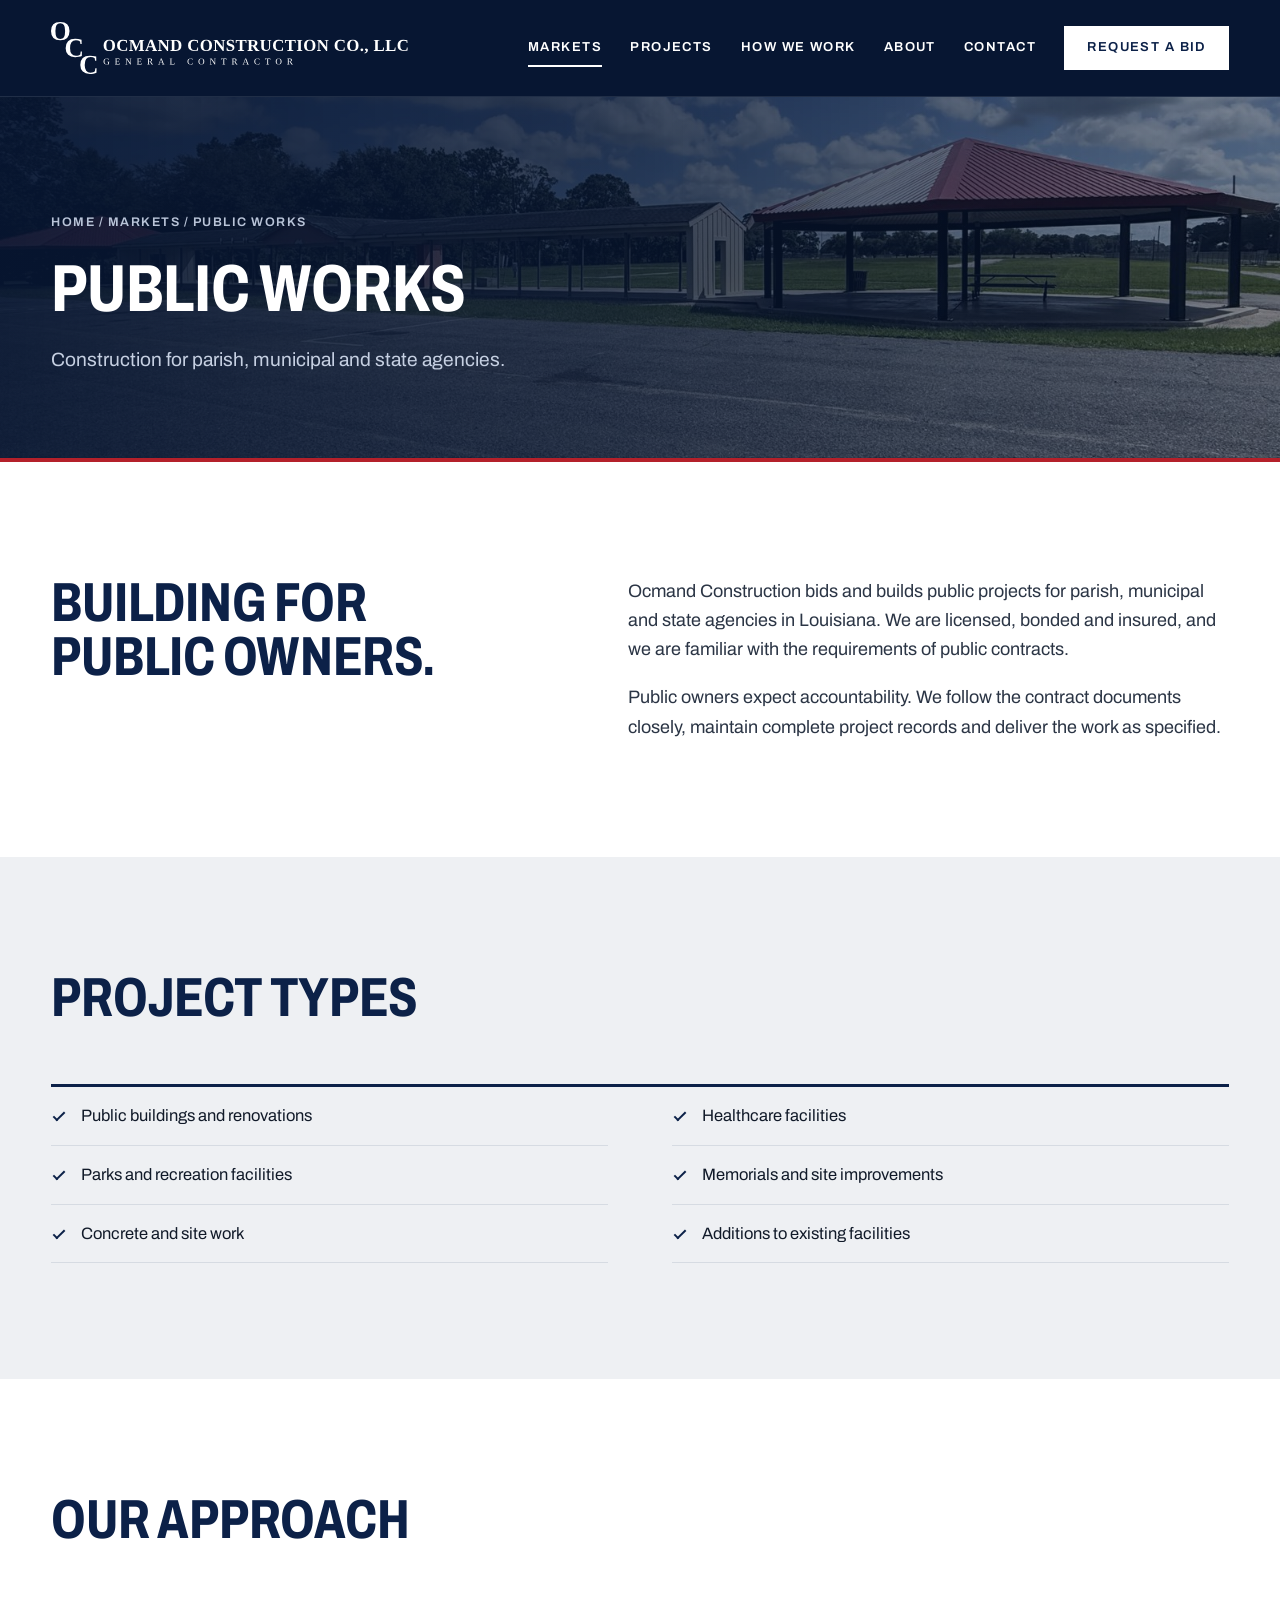
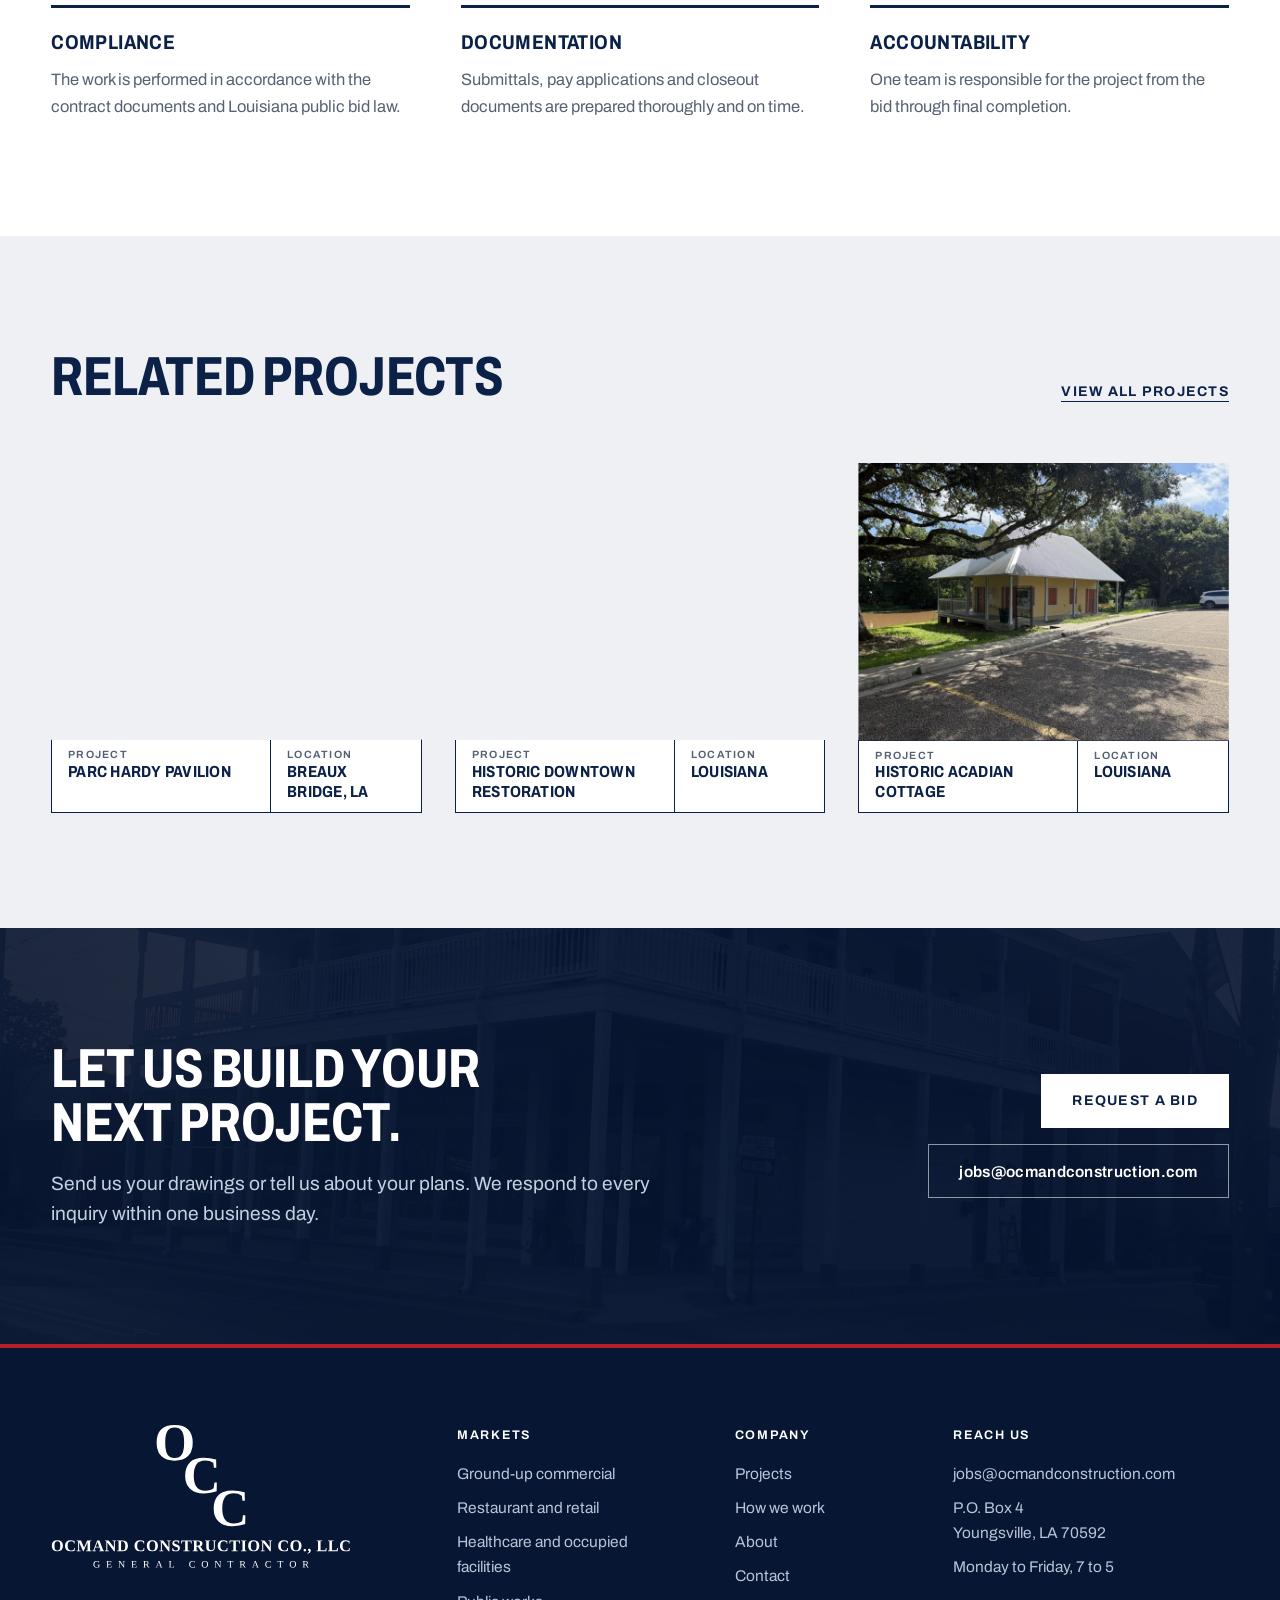
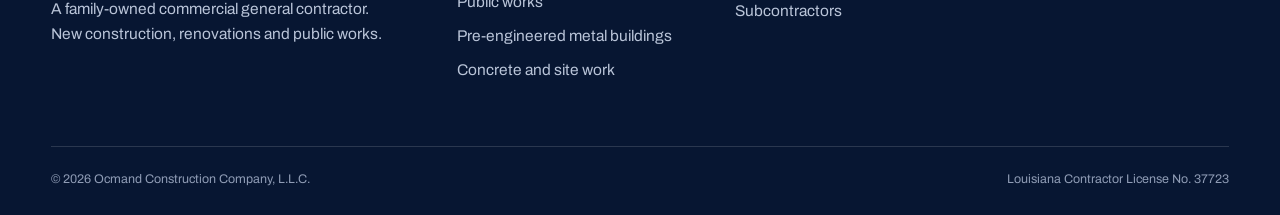
<file: public-works.html>
<!doctype html>
<html lang="en">
<head>
<meta charset="utf-8">
<meta name="viewport" content="width=device-width, initial-scale=1">
<title>Public Works Contractor in Louisiana | Ocmand Construction</title>
<meta name="description" content="Public works general contractor for parish, municipal and state agencies in Louisiana. Licensed, bonded and insured.">
<link rel="canonical" href="https://ocmandconstruction.com/public-works">
<meta property="og:type" content="website"><meta property="og:site_name" content="Ocmand Construction Co., LLC">
<meta property="og:title" content="Public Works Contractor in Louisiana | Ocmand Construction"><meta property="og:description" content="Public works general contractor for parish, municipal and state agencies in Louisiana. Licensed, bonded and insured.">
<meta property="og:url" content="https://ocmandconstruction.com/public-works"><meta property="og:image" content="https://ocmandconstruction.com/og.jpg">
<meta name="theme-color" content="#0c2148">
<link rel="icon" href="/favicon.svg" type="image/svg+xml"><link rel="apple-touch-icon" href="/apple-touch-icon.png">
<link rel="preload" href="/archivo.woff2" as="font" type="font/woff2" crossorigin>
<link rel="stylesheet" href="/styles.css">
<script>document.documentElement.classList.add('js')</script>
<script async src="https://www.googletagmanager.com/gtag/js?id=G-M17NYKK31T"></script>
<script>window.dataLayer=window.dataLayer||[];function gtag(){dataLayer.push(arguments);}gtag('js',new Date());gtag('config','G-M17NYKK31T');</script>

</head>
<body>
<a class="skip" href="#main">Skip to content</a>
<header class="site-header">
  <div class="wrap">
    <a class="brand" href="/" aria-label="Ocmand Construction Co., LLC, home"><svg viewBox="0 0 1954.7 284" role="img" aria-hidden="true"><use href="/logo.svg#lockup"/></svg></a>
    <button class="burger" aria-label="Menu" aria-expanded="false" aria-controls="nav"><span></span><span></span><span></span></button>
    <nav class="nav" id="nav" aria-label="Main">
      <div class="has-menu"><a href="/services" aria-current="page">Markets</a>
        <div class="menu"><a href="/commercial-construction">Ground-up commercial</a><a href="/restaurant-retail">Restaurant and retail</a><a href="/healthcare-occupied">Healthcare and occupied facilities</a><a href="/public-works">Public works</a><a href="/metal-buildings">Pre-engineered metal buildings</a><a href="/concrete-sitework">Concrete and site work</a></div>
      </div>
      <a href="/projects">Projects</a><a href="/approach">How we work</a><a href="/about">About</a><a href="/contact">Contact</a>
      <a class="btn light" href="/contact#bid">Request a bid</a>
    </nav>
  </div>
</header>
<main id="main">
<section class="page-head has-photo"><div class="ph-bg"><img src="/project-12.jpg" srcset="/project-12-800.jpg 800w, /project-12.jpg 1600w" sizes="100vw" width="1600" height="1200" alt="" fetchpriority="high"></div>
<div class="wrap"><p class="crumb"><a href="/">Home</a> / <a href="/services">Markets</a> / Public works</p><h1 class="h-xl">Public works</h1><p class="lede">Construction for parish, municipal and state agencies.</p></div></section>
<section class="sec"><div class="wrap intro">
  <h2 class="h-lg" data-reveal>Building for public owners.</h2><div class="prose" data-reveal style="--d:.08s"><p>Ocmand Construction bids and builds public projects for parish, municipal and state agencies in Louisiana. We are licensed, bonded and insured, and we are familiar with the requirements of public contracts.</p><p>Public owners expect accountability. We follow the contract documents closely, maintain complete project records and deliver the work as specified.</p></div>
</div></section>
<section class="sec concrete"><div class="wrap">
  <div class="sec-head single"><h2 class="h-lg" data-reveal>Project types</h2></div>
  <div data-reveal><ul class="scope"><li>Public buildings and renovations</li><li>Healthcare facilities</li><li>Parks and recreation facilities</li><li>Memorials and site improvements</li><li>Concrete and site work</li><li>Additions to existing facilities</li></ul></div>
</div></section>
<section class="sec"><div class="wrap">
  <div class="sec-head single"><h2 class="h-lg" data-reveal>Our approach</h2></div>
  <div class="cols3"><div data-reveal style="--d:0.00s"><h3 class="h-sm">Compliance</h3><p>The work is performed in accordance with the contract documents and Louisiana public bid law.</p></div><div data-reveal style="--d:0.08s"><h3 class="h-sm">Documentation</h3><p>Submittals, pay applications and closeout documents are prepared thoroughly and on time.</p></div><div data-reveal style="--d:0.16s"><h3 class="h-sm">Accountability</h3><p>One team is responsible for the project from the bid through final completion.</p></div></div>
</div></section>
<section class="sec concrete"><div class="wrap">
  <div class="sec-head"><h2 class="h-lg" data-reveal>Related projects</h2><p class="lede" data-reveal><a class="link" href="/projects">View all projects</a></p></div>
  <div class="work thirds"><a class="shot " href="/projects" data-reveal style="--d:0.0s"><div class="frame"><img src="/project-12.jpg" srcset="/project-12-800.jpg 800w, /project-12.jpg 1600w" sizes="(max-width:640px) 100vw, 33vw" width="1600" height="1200" alt="Open-air park pavilions with red metal roofs" loading="lazy" decoding="async"></div><dl class="tb"><div><dt>Project</dt><dd>Parc Hardy pavilion</dd></div><div><dt>Location</dt><dd>Breaux Bridge, LA</dd></div><div><dt>Type</dt><dd>Public park</dd></div></dl></a><a class="shot " href="/projects" data-reveal style="--d:0.08s"><div class="frame"><img src="/project-01.jpg" srcset="/project-01-800.jpg 800w, /project-01.jpg 1600w" sizes="(max-width:640px) 100vw, 33vw" width="1600" height="1600" alt="Two-story historic commercial building with wraparound galleries" loading="lazy" decoding="async"></div><dl class="tb"><div><dt>Project</dt><dd>Historic downtown restoration</dd></div><div><dt>Location</dt><dd>Louisiana</dd></div><div><dt>Type</dt><dd>Restoration</dd></div></dl></a><a class="shot " href="/projects" data-reveal style="--d:0.16s"><div class="frame"><img src="/project-09.jpg" srcset="/project-09-800.jpg 800w, /project-09.jpg 1600w" sizes="(max-width:640px) 100vw, 33vw" width="1600" height="1200" alt="Restored Acadian cottage with a metal roof under live oaks" loading="lazy" decoding="async"></div><dl class="tb"><div><dt>Project</dt><dd>Historic Acadian cottage</dd></div><div><dt>Location</dt><dd>Louisiana</dd></div><div><dt>Type</dt><dd>Restoration</dd></div></dl></a></div>
</div></section><section class="cta"><div class="cta-bg"><img src="/project-01.jpg" srcset="/project-01-800.jpg 800w, /project-01.jpg 1600w" sizes="100vw" width="1600" height="1600" alt="" loading="lazy" decoding="async"></div><div class="wrap"><div><h2 class="h-lg">Let us build your next project.</h2><p class="lede">Send us your drawings or tell us about your plans. We respond to every inquiry within one business day.</p></div>
<div class="btn-row"><a class="btn light" href="/contact#bid">Request a bid</a><a class="btn outline-light" href="mailto:jobs@ocmandconstruction.com">jobs@ocmandconstruction.com</a></div></div></section>
</main>
<footer class="site-footer">
  <div class="wrap top">
    <div>
      <a class="f-logo" href="/" aria-label="Ocmand Construction Co., LLC"><svg viewBox="0 0 841.3 410" aria-hidden="true"><use href="/logo.svg#stacked"/></svg></a>
      <p class="blurb">A family-owned commercial general contractor. New construction, renovations and public works.</p>
    </div>
    <div><h3>Markets</h3><ul><li><a href="/commercial-construction">Ground-up commercial</a></li><li><a href="/restaurant-retail">Restaurant and retail</a></li><li><a href="/healthcare-occupied">Healthcare and occupied facilities</a></li><li><a href="/public-works">Public works</a></li><li><a href="/metal-buildings">Pre-engineered metal buildings</a></li><li><a href="/concrete-sitework">Concrete and site work</a></li></ul></div>
    <div><h3>Company</h3><ul><li><a href="/projects">Projects</a></li><li><a href="/approach">How we work</a></li><li><a href="/about">About</a></li><li><a href="/contact">Contact</a></li><li><a href="/contact#subs">Subcontractors</a></li></ul></div>
    <div><h3>Reach us</h3><ul><li><a href="mailto:jobs@ocmandconstruction.com">jobs@ocmandconstruction.com</a></li><li>P.O. Box 4<br>Youngsville, LA 70592</li><li>Monday to Friday, 7 to 5</li></ul></div>
  </div>
  <div class="wrap"><div class="bottom"><span>&copy; <span data-year>2026</span> Ocmand Construction Company, L.L.C.</span><span>Louisiana Contractor License No. 37723</span></div></div>
</footer>
<script src="/site.js" defer></script>
</body></html>
</file>
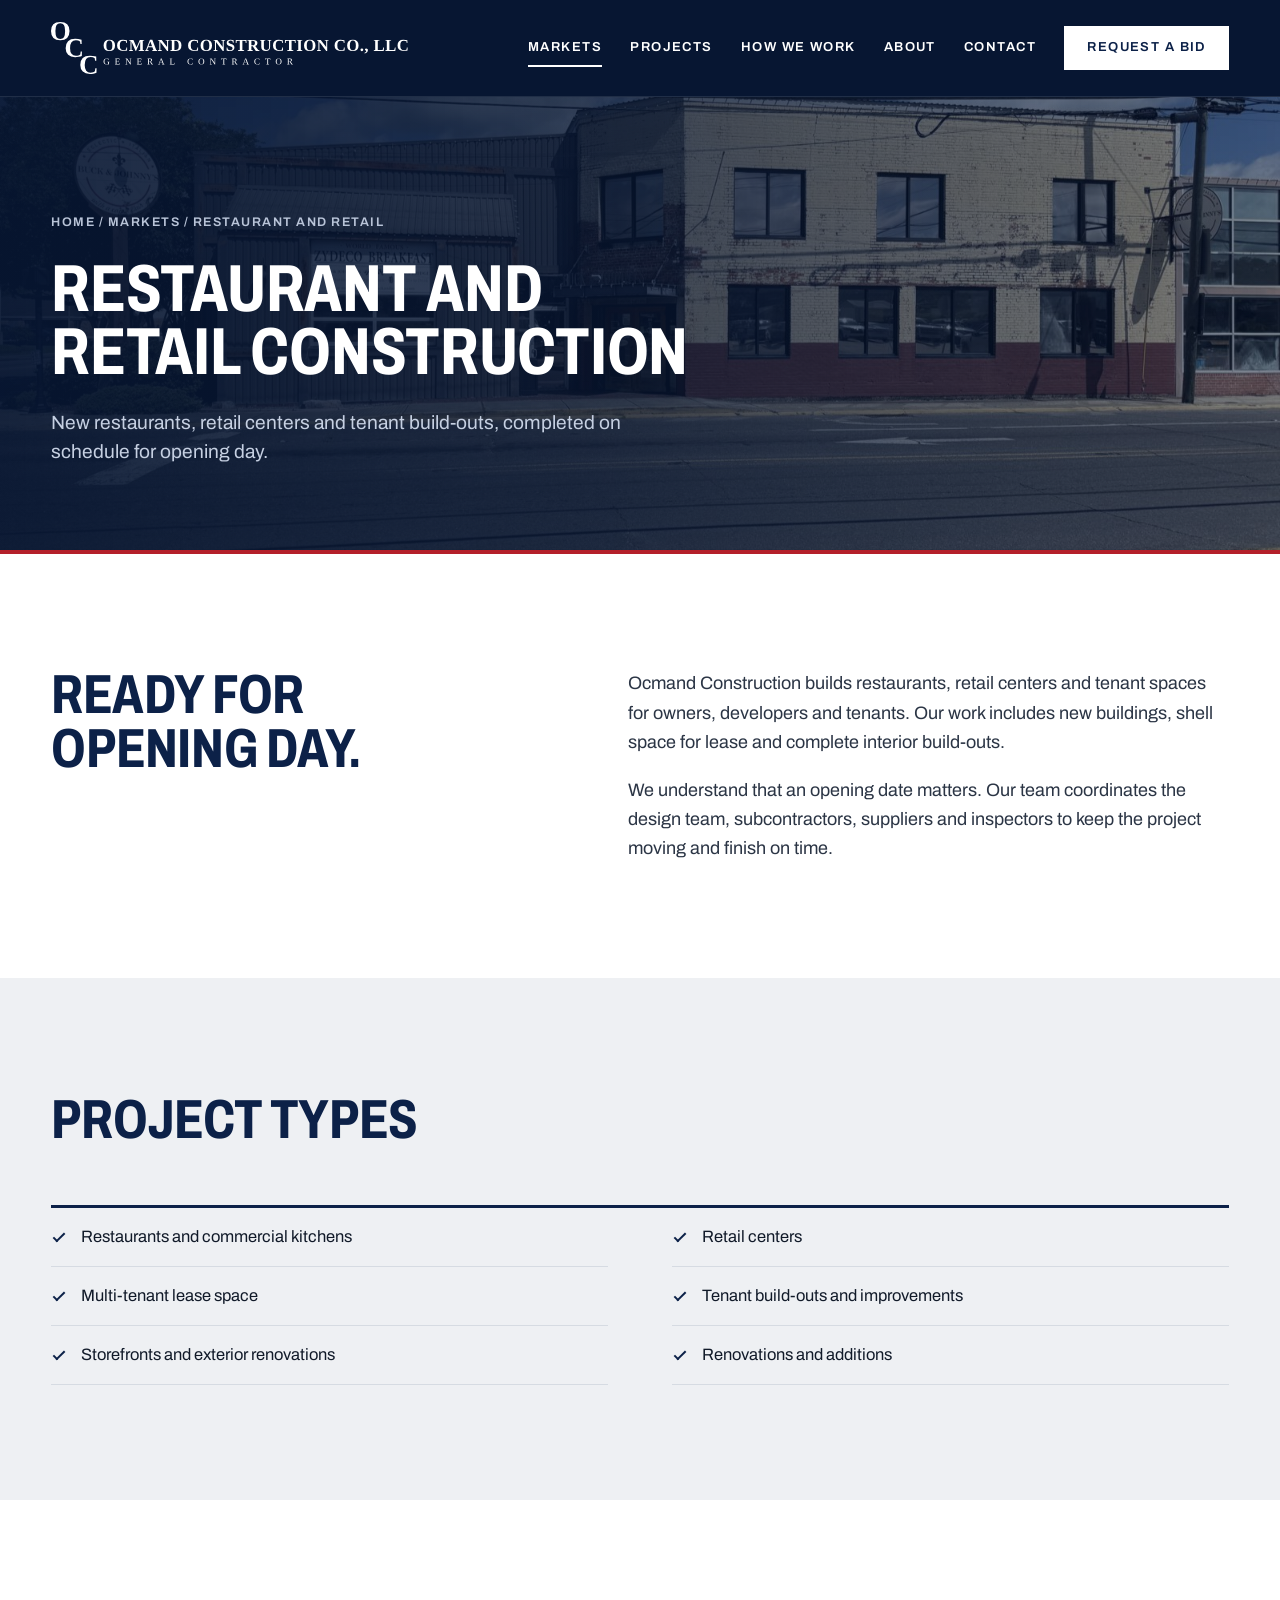
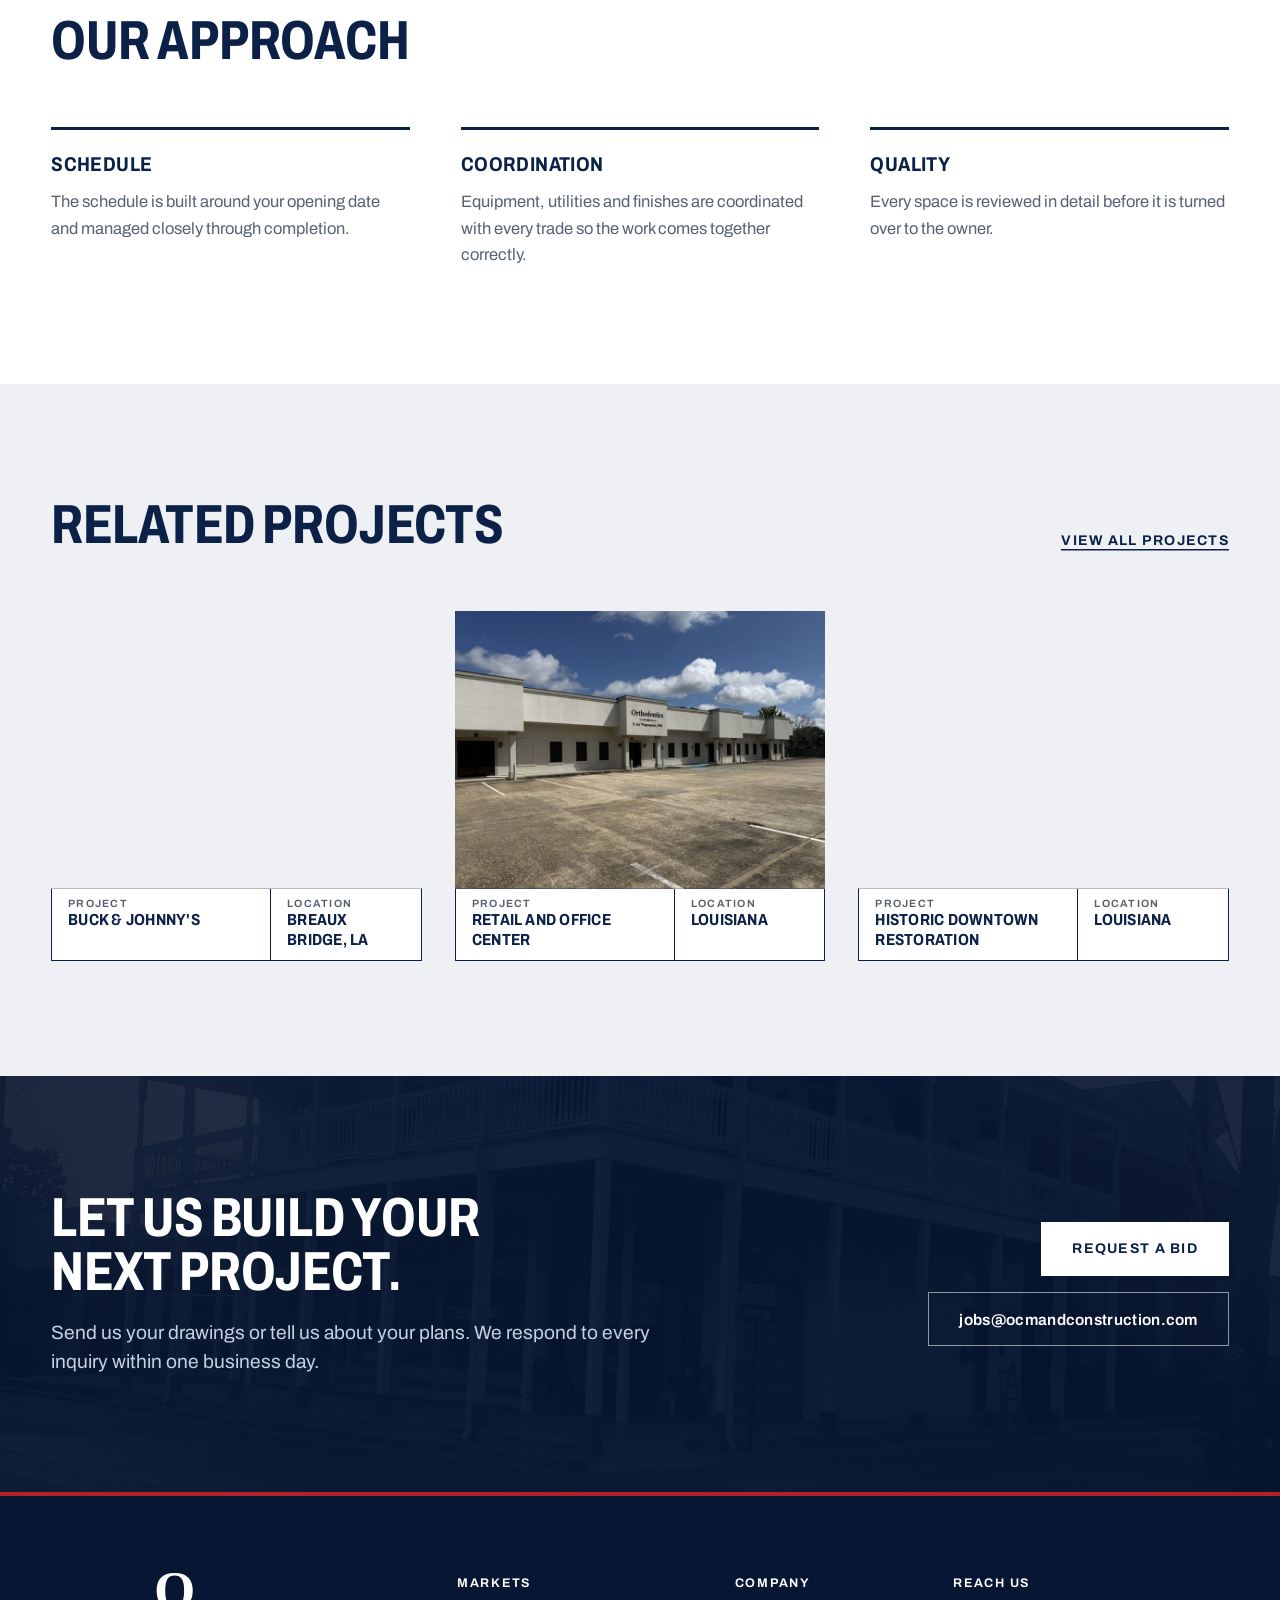
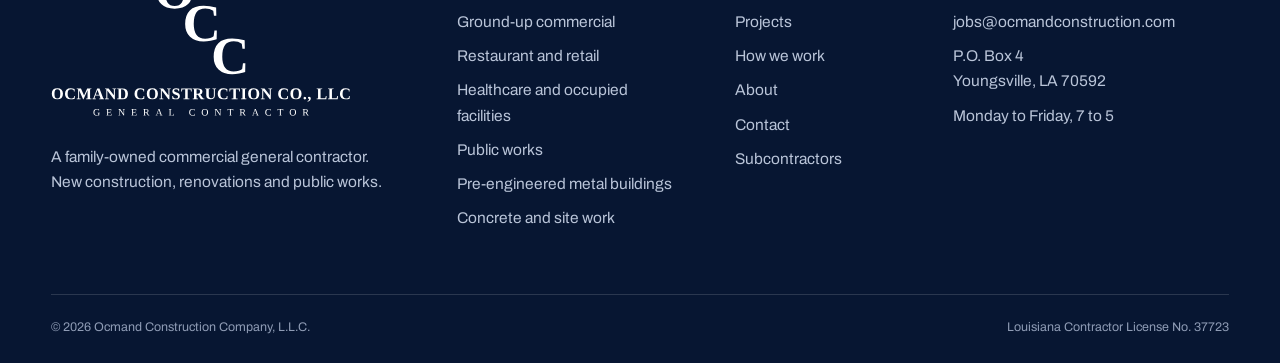
<file: restaurant-retail.html>
<!doctype html>
<html lang="en">
<head>
<meta charset="utf-8">
<meta name="viewport" content="width=device-width, initial-scale=1">
<title>Restaurant and Retail Construction | Ocmand Construction</title>
<meta name="description" content="Restaurant and retail construction in Louisiana. New buildings, lease space and tenant build-outs by Ocmand Construction.">
<link rel="canonical" href="https://ocmandconstruction.com/restaurant-retail">
<meta property="og:type" content="website"><meta property="og:site_name" content="Ocmand Construction Co., LLC">
<meta property="og:title" content="Restaurant and Retail Construction | Ocmand Construction"><meta property="og:description" content="Restaurant and retail construction in Louisiana. New buildings, lease space and tenant build-outs by Ocmand Construction.">
<meta property="og:url" content="https://ocmandconstruction.com/restaurant-retail"><meta property="og:image" content="https://ocmandconstruction.com/og.jpg">
<meta name="theme-color" content="#0c2148">
<link rel="icon" href="/favicon.svg" type="image/svg+xml"><link rel="apple-touch-icon" href="/apple-touch-icon.png">
<link rel="preload" href="/archivo.woff2" as="font" type="font/woff2" crossorigin>
<link rel="stylesheet" href="/styles.css">
<script>document.documentElement.classList.add('js')</script>
<script async src="https://www.googletagmanager.com/gtag/js?id=G-M17NYKK31T"></script>
<script>window.dataLayer=window.dataLayer||[];function gtag(){dataLayer.push(arguments);}gtag('js',new Date());gtag('config','G-M17NYKK31T');</script>

</head>
<body>
<a class="skip" href="#main">Skip to content</a>
<header class="site-header">
  <div class="wrap">
    <a class="brand" href="/" aria-label="Ocmand Construction Co., LLC, home"><svg viewBox="0 0 1954.7 284" role="img" aria-hidden="true"><use href="/logo.svg#lockup"/></svg></a>
    <button class="burger" aria-label="Menu" aria-expanded="false" aria-controls="nav"><span></span><span></span><span></span></button>
    <nav class="nav" id="nav" aria-label="Main">
      <div class="has-menu"><a href="/services" aria-current="page">Markets</a>
        <div class="menu"><a href="/commercial-construction">Ground-up commercial</a><a href="/restaurant-retail">Restaurant and retail</a><a href="/healthcare-occupied">Healthcare and occupied facilities</a><a href="/public-works">Public works</a><a href="/metal-buildings">Pre-engineered metal buildings</a><a href="/concrete-sitework">Concrete and site work</a></div>
      </div>
      <a href="/projects">Projects</a><a href="/approach">How we work</a><a href="/about">About</a><a href="/contact">Contact</a>
      <a class="btn light" href="/contact#bid">Request a bid</a>
    </nav>
  </div>
</header>
<main id="main">
<section class="page-head has-photo"><div class="ph-bg"><img src="/project-10.jpg" srcset="/project-10-800.jpg 800w, /project-10.jpg 1600w" sizes="100vw" width="1600" height="1200" alt="" fetchpriority="high"></div>
<div class="wrap"><p class="crumb"><a href="/">Home</a> / <a href="/services">Markets</a> / Restaurant and retail</p><h1 class="h-xl">Restaurant and retail construction</h1><p class="lede">New restaurants, retail centers and tenant build-outs, completed on schedule for opening day.</p></div></section>
<section class="sec"><div class="wrap intro">
  <h2 class="h-lg" data-reveal>Ready for opening day.</h2><div class="prose" data-reveal style="--d:.08s"><p>Ocmand Construction builds restaurants, retail centers and tenant spaces for owners, developers and tenants. Our work includes new buildings, shell space for lease and complete interior build-outs.</p><p>We understand that an opening date matters. Our team coordinates the design team, subcontractors, suppliers and inspectors to keep the project moving and finish on time.</p></div>
</div></section>
<section class="sec concrete"><div class="wrap">
  <div class="sec-head single"><h2 class="h-lg" data-reveal>Project types</h2></div>
  <div data-reveal><ul class="scope"><li>Restaurants and commercial kitchens</li><li>Retail centers</li><li>Multi-tenant lease space</li><li>Tenant build-outs and improvements</li><li>Storefronts and exterior renovations</li><li>Renovations and additions</li></ul></div>
</div></section>
<section class="sec"><div class="wrap">
  <div class="sec-head single"><h2 class="h-lg" data-reveal>Our approach</h2></div>
  <div class="cols3"><div data-reveal style="--d:0.00s"><h3 class="h-sm">Schedule</h3><p>The schedule is built around your opening date and managed closely through completion.</p></div><div data-reveal style="--d:0.08s"><h3 class="h-sm">Coordination</h3><p>Equipment, utilities and finishes are coordinated with every trade so the work comes together correctly.</p></div><div data-reveal style="--d:0.16s"><h3 class="h-sm">Quality</h3><p>Every space is reviewed in detail before it is turned over to the owner.</p></div></div>
</div></section>
<section class="sec concrete"><div class="wrap">
  <div class="sec-head"><h2 class="h-lg" data-reveal>Related projects</h2><p class="lede" data-reveal><a class="link" href="/projects">View all projects</a></p></div>
  <div class="work thirds"><a class="shot " href="/projects" data-reveal style="--d:0.0s"><div class="frame"><img src="/project-10.jpg" srcset="/project-10-800.jpg 800w, /project-10.jpg 1600w" sizes="(max-width:640px) 100vw, 33vw" width="1600" height="1200" alt="Two-story masonry restaurant building on a downtown corner" loading="lazy" decoding="async"></div><dl class="tb"><div><dt>Project</dt><dd>Buck &amp; Johnny's</dd></div><div><dt>Location</dt><dd>Breaux Bridge, LA</dd></div><div><dt>Type</dt><dd>Restaurant</dd></div></dl></a><a class="shot " href="/projects" data-reveal style="--d:0.08s"><div class="frame"><img src="/project-08.jpg" srcset="/project-08-800.jpg 800w, /project-08.jpg 1600w" sizes="(max-width:640px) 100vw, 33vw" width="1600" height="1200" alt="Single-story multi-tenant retail and office center with a parking lot" loading="lazy" decoding="async"></div><dl class="tb"><div><dt>Project</dt><dd>Retail and office center</dd></div><div><dt>Location</dt><dd>Louisiana</dd></div><div><dt>Type</dt><dd>Retail and office</dd></div></dl></a><a class="shot " href="/projects" data-reveal style="--d:0.16s"><div class="frame"><img src="/project-01.jpg" srcset="/project-01-800.jpg 800w, /project-01.jpg 1600w" sizes="(max-width:640px) 100vw, 33vw" width="1600" height="1600" alt="Two-story historic commercial building with wraparound galleries" loading="lazy" decoding="async"></div><dl class="tb"><div><dt>Project</dt><dd>Historic downtown restoration</dd></div><div><dt>Location</dt><dd>Louisiana</dd></div><div><dt>Type</dt><dd>Restoration</dd></div></dl></a></div>
</div></section><section class="cta"><div class="cta-bg"><img src="/project-01.jpg" srcset="/project-01-800.jpg 800w, /project-01.jpg 1600w" sizes="100vw" width="1600" height="1600" alt="" loading="lazy" decoding="async"></div><div class="wrap"><div><h2 class="h-lg">Let us build your next project.</h2><p class="lede">Send us your drawings or tell us about your plans. We respond to every inquiry within one business day.</p></div>
<div class="btn-row"><a class="btn light" href="/contact#bid">Request a bid</a><a class="btn outline-light" href="mailto:jobs@ocmandconstruction.com">jobs@ocmandconstruction.com</a></div></div></section>
</main>
<footer class="site-footer">
  <div class="wrap top">
    <div>
      <a class="f-logo" href="/" aria-label="Ocmand Construction Co., LLC"><svg viewBox="0 0 841.3 410" aria-hidden="true"><use href="/logo.svg#stacked"/></svg></a>
      <p class="blurb">A family-owned commercial general contractor. New construction, renovations and public works.</p>
    </div>
    <div><h3>Markets</h3><ul><li><a href="/commercial-construction">Ground-up commercial</a></li><li><a href="/restaurant-retail">Restaurant and retail</a></li><li><a href="/healthcare-occupied">Healthcare and occupied facilities</a></li><li><a href="/public-works">Public works</a></li><li><a href="/metal-buildings">Pre-engineered metal buildings</a></li><li><a href="/concrete-sitework">Concrete and site work</a></li></ul></div>
    <div><h3>Company</h3><ul><li><a href="/projects">Projects</a></li><li><a href="/approach">How we work</a></li><li><a href="/about">About</a></li><li><a href="/contact">Contact</a></li><li><a href="/contact#subs">Subcontractors</a></li></ul></div>
    <div><h3>Reach us</h3><ul><li><a href="mailto:jobs@ocmandconstruction.com">jobs@ocmandconstruction.com</a></li><li>P.O. Box 4<br>Youngsville, LA 70592</li><li>Monday to Friday, 7 to 5</li></ul></div>
  </div>
  <div class="wrap"><div class="bottom"><span>&copy; <span data-year>2026</span> Ocmand Construction Company, L.L.C.</span><span>Louisiana Contractor License No. 37723</span></div></div>
</footer>
<script src="/site.js" defer></script>
</body></html>
</file>
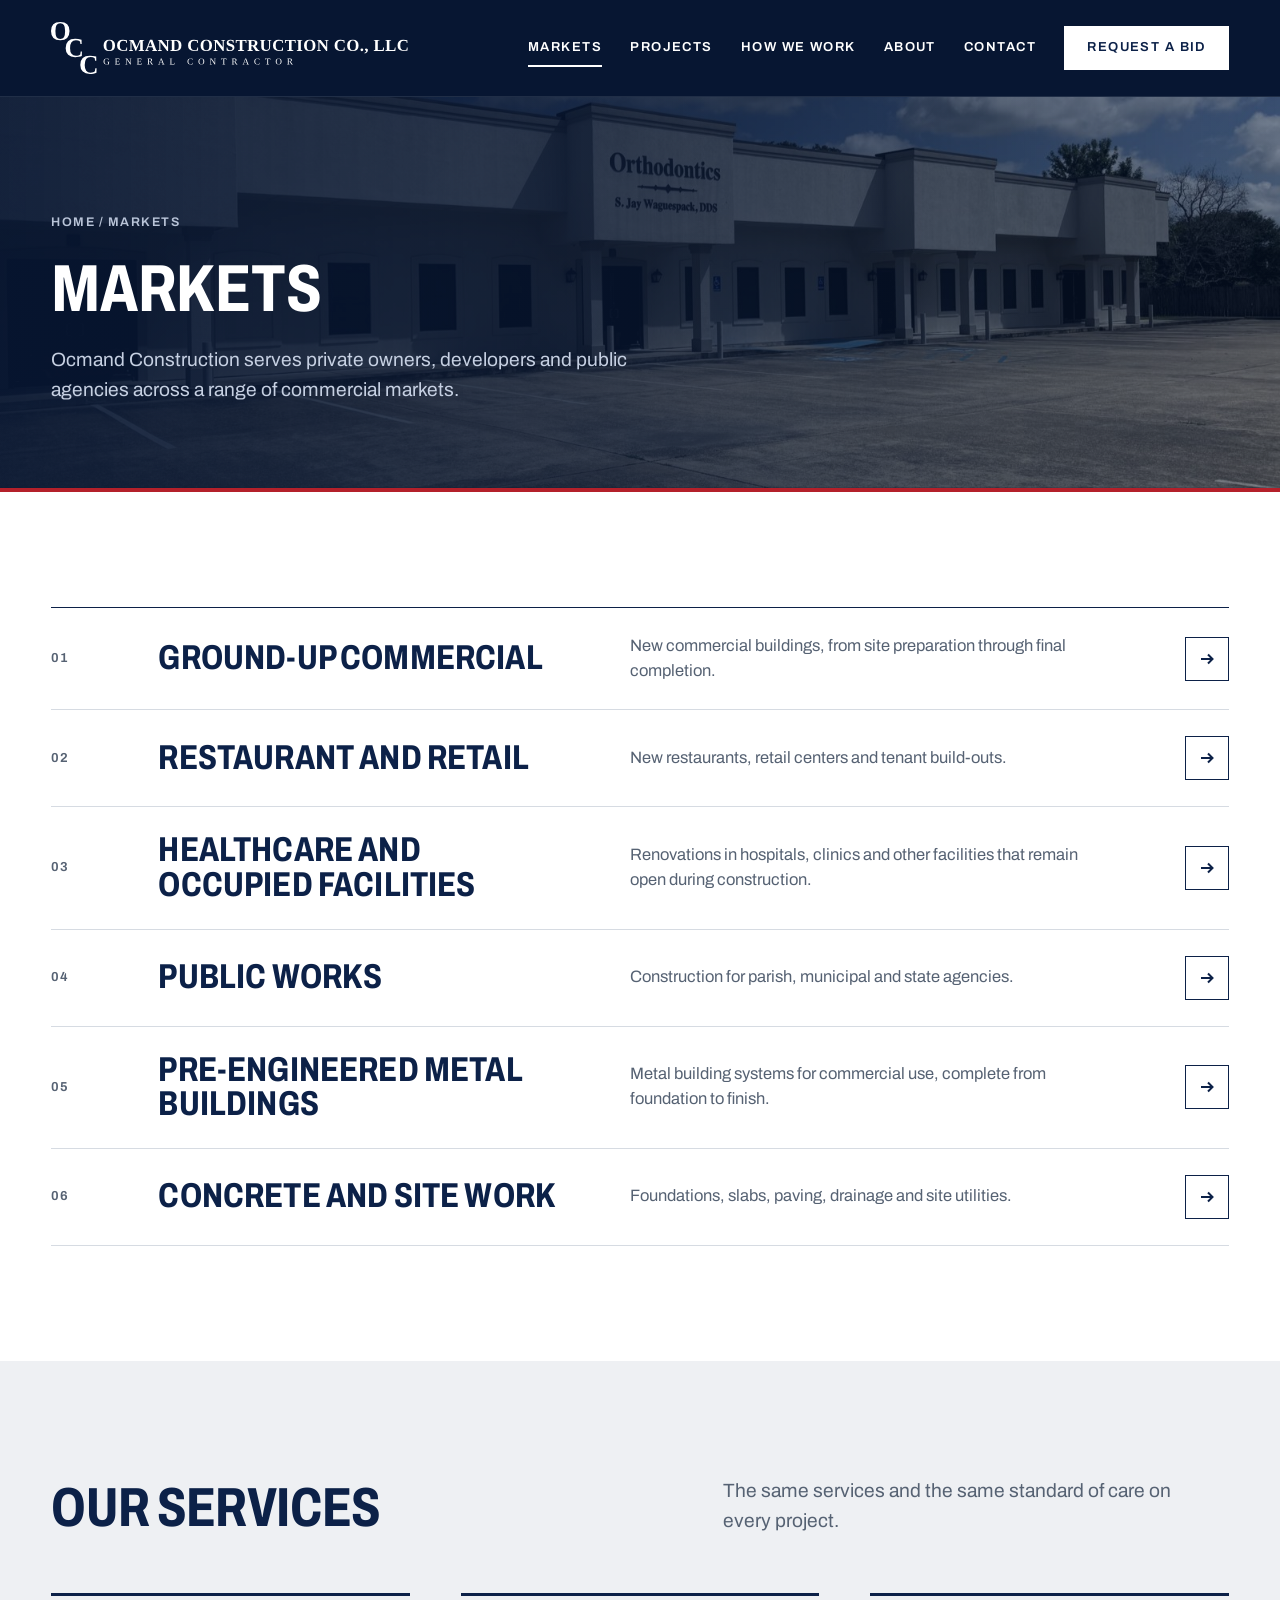
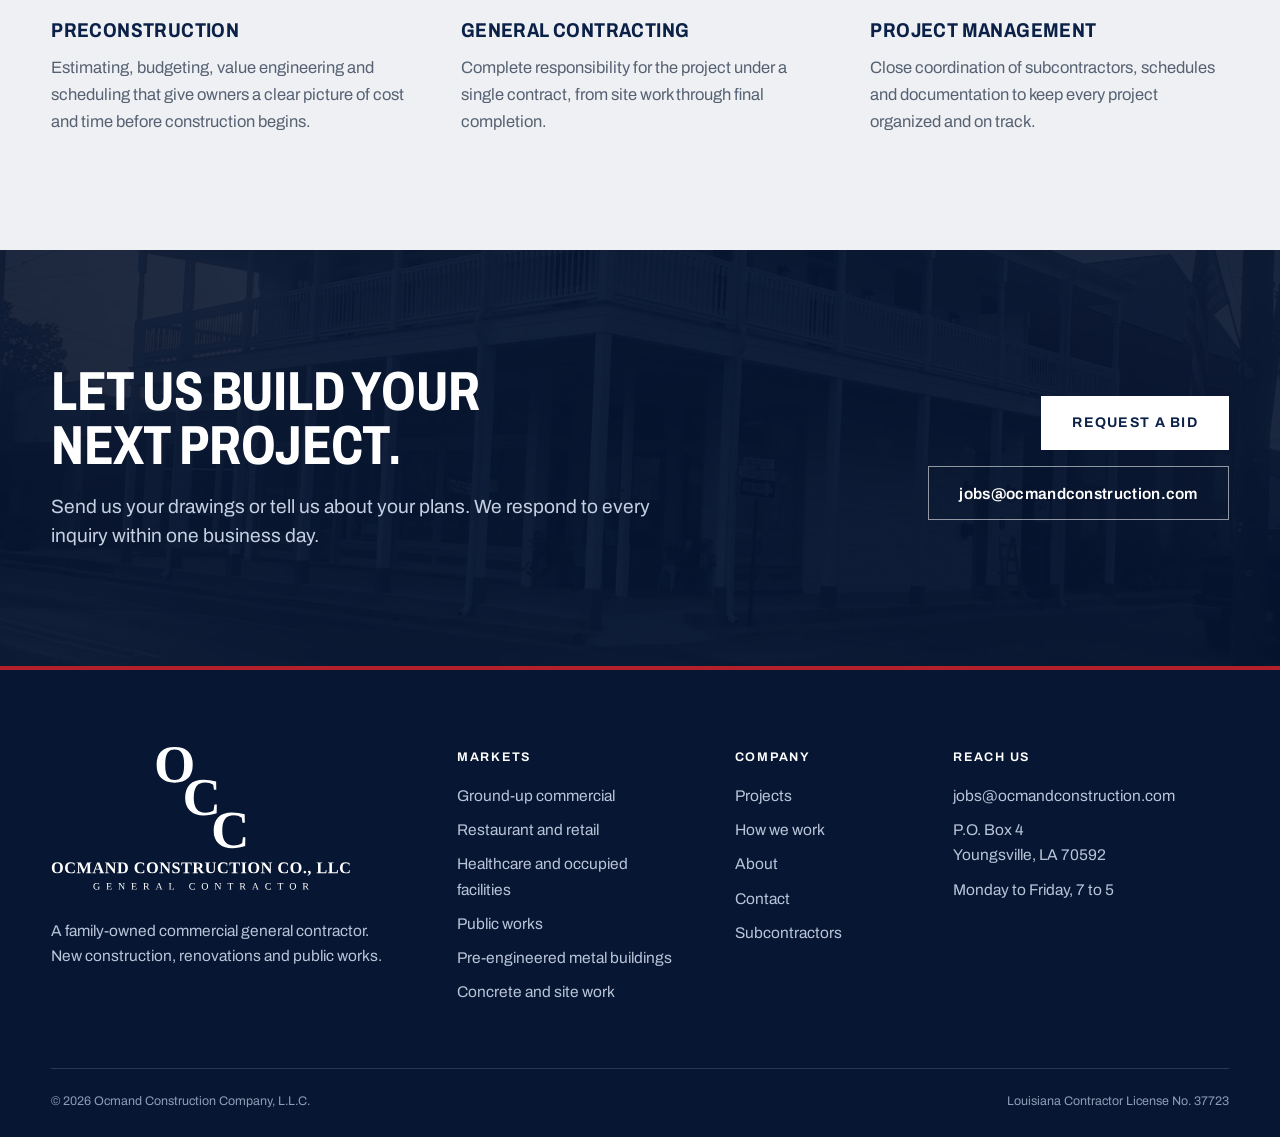
<file: services.html>
<!doctype html>
<html lang="en">
<head>
<meta charset="utf-8">
<meta name="viewport" content="width=device-width, initial-scale=1">
<title>Markets | Ocmand Construction Co., LLC</title>
<meta name="description" content="Ocmand Construction builds commercial projects across a range of markets: new buildings, restaurant and retail, healthcare, public works, metal buildings, and concrete and site work.">
<link rel="canonical" href="https://ocmandconstruction.com/services">
<meta property="og:type" content="website"><meta property="og:site_name" content="Ocmand Construction Co., LLC">
<meta property="og:title" content="Markets | Ocmand Construction Co., LLC"><meta property="og:description" content="Ocmand Construction builds commercial projects across a range of markets: new buildings, restaurant and retail, healthcare, public works, metal buildings, and concrete and site work.">
<meta property="og:url" content="https://ocmandconstruction.com/services"><meta property="og:image" content="https://ocmandconstruction.com/og.jpg">
<meta name="theme-color" content="#0c2148">
<link rel="icon" href="/favicon.svg" type="image/svg+xml"><link rel="apple-touch-icon" href="/apple-touch-icon.png">
<link rel="preload" href="/archivo.woff2" as="font" type="font/woff2" crossorigin>
<link rel="stylesheet" href="/styles.css">
<script>document.documentElement.classList.add('js')</script>
<script async src="https://www.googletagmanager.com/gtag/js?id=G-M17NYKK31T"></script>
<script>window.dataLayer=window.dataLayer||[];function gtag(){dataLayer.push(arguments);}gtag('js',new Date());gtag('config','G-M17NYKK31T');</script>

</head>
<body>
<a class="skip" href="#main">Skip to content</a>
<header class="site-header">
  <div class="wrap">
    <a class="brand" href="/" aria-label="Ocmand Construction Co., LLC, home"><svg viewBox="0 0 1954.7 284" role="img" aria-hidden="true"><use href="/logo.svg#lockup"/></svg></a>
    <button class="burger" aria-label="Menu" aria-expanded="false" aria-controls="nav"><span></span><span></span><span></span></button>
    <nav class="nav" id="nav" aria-label="Main">
      <div class="has-menu"><a href="/services" aria-current="page">Markets</a>
        <div class="menu"><a href="/commercial-construction">Ground-up commercial</a><a href="/restaurant-retail">Restaurant and retail</a><a href="/healthcare-occupied">Healthcare and occupied facilities</a><a href="/public-works">Public works</a><a href="/metal-buildings">Pre-engineered metal buildings</a><a href="/concrete-sitework">Concrete and site work</a></div>
      </div>
      <a href="/projects">Projects</a><a href="/approach">How we work</a><a href="/about">About</a><a href="/contact">Contact</a>
      <a class="btn light" href="/contact#bid">Request a bid</a>
    </nav>
  </div>
</header>
<main id="main">
<section class="page-head has-photo"><div class="ph-bg"><img src="/project-08.jpg" srcset="/project-08-800.jpg 800w, /project-08.jpg 1600w" sizes="100vw" width="1600" height="1200" alt="" fetchpriority="high"></div>
<div class="wrap"><p class="crumb"><a href="/">Home</a> / Markets</p><h1 class="h-xl">Markets</h1><p class="lede">Ocmand Construction serves private owners, developers and public agencies across a range of commercial markets.</p></div></section>
<section class="sec"><div class="wrap"><ul class="markets"><li data-reveal><a href="/commercial-construction"><span class="name">Ground-up commercial</span><span class="desc">New commercial buildings, from site preparation through final completion.</span><span class="go" aria-hidden="true"><svg viewBox="0 0 16 16"><path d="M2 8h11M9 3.5 13.5 8 9 12.5"/></svg></span></a></li><li data-reveal><a href="/restaurant-retail"><span class="name">Restaurant and retail</span><span class="desc">New restaurants, retail centers and tenant build-outs.</span><span class="go" aria-hidden="true"><svg viewBox="0 0 16 16"><path d="M2 8h11M9 3.5 13.5 8 9 12.5"/></svg></span></a></li><li data-reveal><a href="/healthcare-occupied"><span class="name">Healthcare and occupied facilities</span><span class="desc">Renovations in hospitals, clinics and other facilities that remain open during construction.</span><span class="go" aria-hidden="true"><svg viewBox="0 0 16 16"><path d="M2 8h11M9 3.5 13.5 8 9 12.5"/></svg></span></a></li><li data-reveal><a href="/public-works"><span class="name">Public works</span><span class="desc">Construction for parish, municipal and state agencies.</span><span class="go" aria-hidden="true"><svg viewBox="0 0 16 16"><path d="M2 8h11M9 3.5 13.5 8 9 12.5"/></svg></span></a></li><li data-reveal><a href="/metal-buildings"><span class="name">Pre-engineered metal buildings</span><span class="desc">Metal building systems for commercial use, complete from foundation to finish.</span><span class="go" aria-hidden="true"><svg viewBox="0 0 16 16"><path d="M2 8h11M9 3.5 13.5 8 9 12.5"/></svg></span></a></li><li data-reveal><a href="/concrete-sitework"><span class="name">Concrete and site work</span><span class="desc">Foundations, slabs, paving, drainage and site utilities.</span><span class="go" aria-hidden="true"><svg viewBox="0 0 16 16"><path d="M2 8h11M9 3.5 13.5 8 9 12.5"/></svg></span></a></li></ul></div></section>
<section class="sec concrete"><div class="wrap"><div class="sec-head"><h2 class="h-lg" data-reveal>Our services</h2><p class="lede" data-reveal>The same services and the same standard of care on every project.</p></div><div class="cols3"><div data-reveal style="--d:0.00s"><h3 class="h-sm">Preconstruction</h3><p>Estimating, budgeting, value engineering and scheduling that give owners a clear picture of cost and time before construction begins.</p></div><div data-reveal style="--d:0.08s"><h3 class="h-sm">General contracting</h3><p>Complete responsibility for the project under a single contract, from site work through final completion.</p></div><div data-reveal style="--d:0.16s"><h3 class="h-sm">Project management</h3><p>Close coordination of subcontractors, schedules and documentation to keep every project organized and on track.</p></div></div></div></section><section class="cta"><div class="cta-bg"><img src="/project-01.jpg" srcset="/project-01-800.jpg 800w, /project-01.jpg 1600w" sizes="100vw" width="1600" height="1600" alt="" loading="lazy" decoding="async"></div><div class="wrap"><div><h2 class="h-lg">Let us build your next project.</h2><p class="lede">Send us your drawings or tell us about your plans. We respond to every inquiry within one business day.</p></div>
<div class="btn-row"><a class="btn light" href="/contact#bid">Request a bid</a><a class="btn outline-light" href="mailto:jobs@ocmandconstruction.com">jobs@ocmandconstruction.com</a></div></div></section>
</main>
<footer class="site-footer">
  <div class="wrap top">
    <div>
      <a class="f-logo" href="/" aria-label="Ocmand Construction Co., LLC"><svg viewBox="0 0 841.3 410" aria-hidden="true"><use href="/logo.svg#stacked"/></svg></a>
      <p class="blurb">A family-owned commercial general contractor. New construction, renovations and public works.</p>
    </div>
    <div><h3>Markets</h3><ul><li><a href="/commercial-construction">Ground-up commercial</a></li><li><a href="/restaurant-retail">Restaurant and retail</a></li><li><a href="/healthcare-occupied">Healthcare and occupied facilities</a></li><li><a href="/public-works">Public works</a></li><li><a href="/metal-buildings">Pre-engineered metal buildings</a></li><li><a href="/concrete-sitework">Concrete and site work</a></li></ul></div>
    <div><h3>Company</h3><ul><li><a href="/projects">Projects</a></li><li><a href="/approach">How we work</a></li><li><a href="/about">About</a></li><li><a href="/contact">Contact</a></li><li><a href="/contact#subs">Subcontractors</a></li></ul></div>
    <div><h3>Reach us</h3><ul><li><a href="mailto:jobs@ocmandconstruction.com">jobs@ocmandconstruction.com</a></li><li>P.O. Box 4<br>Youngsville, LA 70592</li><li>Monday to Friday, 7 to 5</li></ul></div>
  </div>
  <div class="wrap"><div class="bottom"><span>&copy; <span data-year>2026</span> Ocmand Construction Company, L.L.C.</span><span>Louisiana Contractor License No. 37723</span></div></div>
</footer>
<script src="/site.js" defer></script>
</body></html>
</file>
<file: styles.css>
/* Ocmand Construction Co., LLC — site styles */
@font-face{font-family:"Archivo";src:url("archivo.woff2") format("woff2");font-weight:100 900;font-stretch:62% 125%;font-style:normal;font-display:swap;}

:root{
  --navy:#0c2148; --navy-deep:#071632; --navy-soft:#1b3566;
  --ink:#111a29; --steel:#566273; --steel-light:#8a94a3;
  --line:#d6dbe2; --concrete:#eef0f3; --paper:#ffffff;
  --chalk:#1d5fb4;
  --wrap:1280px; --gut:clamp(20px,4vw,56px);
  --ease:cubic-bezier(.2,.7,.2,1);
}
*,*::before,*::after{box-sizing:border-box;}
html{-webkit-text-size-adjust:100%;scroll-behavior:smooth;scroll-padding-top:104px;}
body{margin:0;font-family:"Archivo","Helvetica Neue",Arial,sans-serif;font-size:17px;line-height:1.62;color:var(--ink);background:var(--paper);-webkit-font-smoothing:antialiased;text-rendering:optimizeLegibility;}
img{max-width:100%;display:block;height:auto;}
a{color:inherit;}
h1,h2,h3,h4,p,ul,ol,figure,dl,dd{margin:0;}
ul,ol{padding:0;list-style:none;}
button,input,select,textarea{font:inherit;color:inherit;}
:focus-visible{outline:3px solid var(--chalk);outline-offset:3px;}
::selection{background:var(--navy);color:#fff;}
.skip{position:absolute;left:-9999px;top:0;background:var(--navy);color:#fff;padding:12px 18px;z-index:200;}
.skip:focus{left:12px;top:12px;}
.wrap{max-width:var(--wrap);margin:0 auto;padding-left:var(--gut);padding-right:var(--gut);}

/* ---------- type ---------- */
.h-xl,.h-lg,.h-md,.h-sm{font-stretch:108%;font-weight:640;letter-spacing:-.022em;color:var(--navy);text-wrap:balance;}
.h-xl{font-size:clamp(40px,5vw,70px);line-height:1.02;letter-spacing:-.03em;}
.h-lg{font-size:clamp(31px,3.7vw,50px);line-height:1.07;}
.h-md{font-size:clamp(23px,2.2vw,30px);line-height:1.16;}
.h-sm{font-size:19px;line-height:1.25;letter-spacing:-.01em;}
.lede{font-size:clamp(18px,1.5vw,21px);line-height:1.55;color:var(--steel);max-width:58ch;text-wrap:pretty;}
.note{font-size:14px;line-height:1.5;color:var(--steel);}
.kicker{font-size:14px;font-weight:600;color:var(--steel);letter-spacing:.01em;}
.prose p{max-width:66ch;color:#2b3545;}
.prose p + p{margin-top:1.05em;}
.prose strong{font-weight:640;color:var(--ink);}
.on-navy{color:#fff;}
.on-navy .h-xl,.on-navy .h-lg,.on-navy .h-md,.on-navy .h-sm{color:#fff;}
.on-navy .lede,.on-navy .note,.on-navy .kicker{color:#b9c4d8;}
.on-navy .prose p{color:#d3dbe9;}

/* ---------- buttons & links ---------- */
.btn{display:inline-flex;align-items:center;justify-content:center;gap:10px;min-height:52px;padding:0 26px;font-weight:620;font-size:16px;letter-spacing:.005em;text-decoration:none;border:1.5px solid var(--navy);background:var(--navy);color:#fff;cursor:pointer;transition:background .25s var(--ease),color .25s var(--ease),border-color .25s var(--ease);}
.btn:hover{background:var(--navy-soft);border-color:var(--navy-soft);}
.btn.ghost{background:transparent;color:var(--navy);}
.btn.ghost:hover{background:var(--navy);color:#fff;}
.btn.light{background:#fff;color:var(--navy);border-color:#fff;}
.btn.light:hover{background:#dfe6f2;border-color:#dfe6f2;}
.btn.outline-light{background:transparent;border-color:rgba(255,255,255,.55);color:#fff;}
.btn.outline-light:hover{background:#fff;color:var(--navy);border-color:#fff;}
.link{font-weight:620;color:var(--navy);text-decoration:none;background:linear-gradient(currentColor,currentColor) 0 100%/100% 1.5px no-repeat;padding-bottom:3px;transition:background-size .3s var(--ease),color .2s;}
.link:hover{background-size:0 1.5px;background-position:100% 100%;color:var(--chalk);}
.on-navy .link{color:#fff;}
.on-navy .link:hover{color:#cfe0ff;}
.btn-row{display:flex;flex-wrap:wrap;align-items:center;gap:16px 28px;}

/* ---------- header ---------- */
.site-header{position:sticky;top:0;z-index:90;background:rgba(255,255,255,.94);backdrop-filter:saturate(1.4) blur(12px);-webkit-backdrop-filter:saturate(1.4) blur(12px);border-bottom:1px solid var(--line);view-transition-name:site-header;}
.site-header .wrap{display:flex;align-items:center;justify-content:space-between;gap:24px;height:92px;transition:height .3s var(--ease);}
.site-header.is-stuck .wrap{height:72px;}
.brand{display:block;color:var(--navy);line-height:0;flex:0 0 auto;}
.brand svg{height:54px;width:auto;aspect-ratio:1954.7/284;fill:currentColor;transition:height .3s var(--ease);}
.is-stuck .brand svg{height:44px;}
.nav{display:flex;align-items:center;gap:clamp(18px,2.2vw,34px);}
.nav > a,.nav .has-menu > a{white-space:nowrap;font-size:15.5px;font-weight:560;text-decoration:none;color:var(--ink);padding:10px 0;position:relative;}
.nav > a:not(.btn)::after,.nav .has-menu > a::after{content:"";position:absolute;left:0;right:0;bottom:4px;height:2px;background:var(--navy);transform:scaleX(0);transform-origin:left;transition:transform .3s var(--ease);}
.nav > a:not(.btn):hover::after,.nav .has-menu:hover > a::after,.nav a[aria-current="page"]::after{transform:scaleX(1);}
.nav .btn{min-height:44px;padding:0 20px;font-size:15px;color:#fff;}
.has-menu{position:relative;}
.menu{position:absolute;top:100%;left:-22px;min-width:330px;background:#fff;border:1px solid var(--line);box-shadow:0 22px 44px -20px rgba(12,33,72,.35);padding:10px;opacity:0;visibility:hidden;transform:translateY(8px);transition:opacity .22s var(--ease),transform .22s var(--ease),visibility .22s;}
.has-menu:hover .menu,.has-menu:focus-within .menu{opacity:1;visibility:visible;transform:none;}
.menu a{display:block;padding:11px 14px;text-decoration:none;font-size:15.5px;font-weight:560;color:var(--ink);transition:background .15s,color .15s;}
.menu a span{display:block;font-size:13.5px;font-weight:400;color:var(--steel);margin-top:1px;}
.menu a:hover{background:var(--concrete);color:var(--navy);}
.menu .menu-foot{border-top:1px solid var(--line);margin-top:8px;padding-top:8px;}
.burger{display:none;width:48px;height:48px;border:0;background:none;cursor:pointer;position:relative;margin-right:-10px;}
.burger span{position:absolute;left:11px;right:11px;height:2px;background:var(--navy);transition:transform .3s var(--ease),opacity .2s;}
.burger span:nth-child(1){top:17px;} .burger span:nth-child(2){top:23px;} .burger span:nth-child(3){top:29px;}
.nav-open .burger span:nth-child(1){transform:translateY(6px) rotate(45deg);}
.nav-open .burger span:nth-child(2){opacity:0;}
.nav-open .burger span:nth-child(3){transform:translateY(-6px) rotate(-45deg);}
@media(max-width:1180px){
  .burger{display:block;}
  .site-header .wrap{height:68px;}
  .brand svg,.is-stuck .brand svg{height:36px;}
  .nav{position:absolute;top:100%;left:0;right:0;height:calc(100vh - 68px);height:calc(100dvh - 68px);background:#fff;flex-direction:column;align-items:stretch;gap:0;padding:8px var(--gut) 40px;overflow-y:auto;transform:translateY(-12px);opacity:0;visibility:hidden;transition:opacity .25s var(--ease),transform .25s var(--ease),visibility .25s;}
  .nav-open .nav{opacity:1;visibility:visible;transform:none;}
  .nav > a,.nav .has-menu > a{display:block;font-size:21px;font-weight:620;font-stretch:106%;color:var(--navy);padding:16px 0;border-bottom:1px solid var(--line);}
  .nav > a::after,.nav .has-menu > a::after{display:none;}
  .menu{position:static;opacity:1;visibility:visible;transform:none;border:0;box-shadow:none;padding:6px 0 10px;min-width:0;border-bottom:1px solid var(--line);}
  .menu a{padding:9px 0;font-size:16px;}
  .menu a span{display:none;}
  .menu .menu-foot{border:0;margin:0;padding:0;}
  .nav .btn{display:flex;margin-top:24px;min-height:54px;padding:0 20px;font-size:17px;font-stretch:100%;color:#fff;border-bottom:1.5px solid var(--navy);}
  body.nav-open{overflow:hidden;}
}

/* ---------- title block (drawing-sheet caption) ---------- */
.tb{display:grid;grid-template-columns:repeat(var(--tb-cols,3),auto);background:#fff;border:1px solid var(--navy);color:var(--navy);width:max-content;max-width:100%;}
.tb div{padding:9px 16px 10px;border-left:1px solid var(--navy);min-width:0;}
.tb div:first-child{border-left:0;}
.tb dt{font-size:11.5px;font-weight:500;color:var(--steel);line-height:1.2;}
.tb dd{font-size:15px;font-weight:640;line-height:1.25;font-stretch:104%;white-space:nowrap;}
.shot{position:relative;}
.shot .frame{overflow:hidden;background:var(--concrete);}
.shot img{width:100%;height:100%;object-fit:cover;}
.shot .tb{position:absolute;left:-1px;bottom:-22px;z-index:2;}
.shot.tb-right .tb{left:auto;right:-1px;}
/* compact title block for three-up rows */
.work.thirds .tb{position:static;width:100%;margin-top:-1px;grid-template-columns:minmax(0,1.45fr) minmax(0,1fr);}
.work.thirds .tb div:nth-child(3){display:none;}
.work.thirds .tb dd{white-space:normal;}
@media(max-width:1180px){.tb dd{white-space:normal;}}
@media(max-width:640px){
  .tb{width:100%;grid-template-columns:minmax(0,1.3fr) minmax(0,1fr);}
  .tb div:nth-child(3){display:none;}
  .lb-foot .tb{width:auto;flex:1;}
  .shot .tb,.shot.tb-right .tb{position:static;margin-top:-1px;}
}

@keyframes wipe{to{clip-path:inset(0 0 0 0);}}
@keyframes settle{to{transform:none;}}
@keyframes rise{to{opacity:1;transform:none;}}

/* ---------- sections ---------- */
.sec{padding:clamp(72px,9vw,128px) 0;}
.sec.tight{padding:clamp(56px,6.5vw,88px) 0;}
.sec.concrete{background:var(--concrete);}
.sec.navy{background:var(--navy);}
.sec-head{display:grid;grid-template-columns:minmax(0,6fr) minmax(0,5fr);gap:20px clamp(28px,5vw,80px);align-items:end;margin-bottom:clamp(36px,4.5vw,60px);}
.sec-head .lede{justify-self:end;}
.sec-head.single{grid-template-columns:1fr;}
@media(max-width:820px){.sec-head{grid-template-columns:1fr;}.sec-head .lede{justify-self:start;}}

/* ---------- markets list ---------- */
.markets{border-top:1.5px solid var(--navy);position:relative;}
.markets li{border-bottom:1px solid var(--line);}
.markets a{display:grid;grid-template-columns:minmax(0,5fr) minmax(0,6fr) 44px;gap:8px clamp(20px,4vw,64px);align-items:center;padding:26px 0;text-decoration:none;transition:padding .35s var(--ease),background .35s var(--ease);}
.markets .name{font-size:clamp(23px,2.5vw,34px);font-weight:640;font-stretch:108%;letter-spacing:-.022em;line-height:1.1;color:var(--navy);}
.markets .desc{color:var(--steel);font-size:16.5px;line-height:1.5;max-width:52ch;}
.markets .go{width:44px;height:44px;border:1.5px solid var(--navy);display:grid;place-items:center;transition:background .25s var(--ease);}
.markets .go svg{width:16px;height:16px;stroke:var(--navy);fill:none;stroke-width:2;transition:stroke .25s,transform .35s var(--ease);}
.markets a:hover{padding-left:18px;padding-right:18px;background:var(--concrete);}
.markets a:hover .go{background:var(--navy);}
.markets a:hover .go svg{stroke:#fff;transform:translateX(2px);}
.concrete .markets a:hover{background:#fff;}
@media(max-width:820px){
  .markets a{grid-template-columns:1fr 44px;padding:20px 0;}
  .markets .desc{grid-column:1;grid-row:2;font-size:15.5px;}
  .markets .go{grid-row:1/3;grid-column:2;}
  .markets a:hover{padding-left:0;padding-right:0;background:none;}
}

/* ---------- work grid ---------- */
.work{display:grid;grid-template-columns:repeat(12,minmax(0,1fr));gap:clamp(52px,5vw,72px) clamp(20px,2.6vw,36px);}
.work .shot{grid-column:span 6;display:block;text-decoration:none;}
.work .shot.wide{grid-column:span 7;} .work .shot.narrow{grid-column:span 5;}
.work .frame{aspect-ratio:4/3;}
.work .shot.wide .frame{aspect-ratio:7/5;}
.work .shot.narrow .frame{aspect-ratio:1/1;}
.work.thirds .shot{grid-column:span 4;}
.work.thirds .frame{aspect-ratio:4/3;}
.work .shot img{transition:transform .9s var(--ease);}
a.shot:hover img,button.shot:hover img{transform:scale(1.035);}
button.shot{border:0;padding:0;background:none;text-align:left;cursor:zoom-in;width:100%;}
@media(max-width:900px){.work .shot,.work .shot.wide,.work .shot.narrow,.work.thirds .shot{grid-column:span 12;}.work .shot.narrow .frame,.work .shot.wide .frame{aspect-ratio:4/3;}.work{row-gap:36px;}}
@media(min-width:641px) and (max-width:900px){.work.thirds .shot{grid-column:span 6;}.work{row-gap:56px;}}

/* ---------- process (a real sequence) ---------- */
.steps{display:grid;grid-template-columns:repeat(4,minmax(0,1fr));gap:0;border-top:1.5px solid var(--navy);counter-reset:step;}
.steps li{padding:26px 28px 6px 0;border-right:1px solid var(--line);counter-increment:step;}
.steps li + li{padding-left:28px;}
.steps li:last-child{border-right:0;padding-right:0;}
.steps li::before{content:counter(step);display:grid;place-items:center;width:34px;height:34px;border:1.5px solid var(--navy);font-weight:640;font-size:15px;color:var(--navy);margin-bottom:22px;}
.steps p{margin-top:10px;color:var(--steel);font-size:16px;line-height:1.55;}
.navy .steps{border-top-color:rgba(255,255,255,.6);}
.navy .steps li{border-right-color:rgba(255,255,255,.16);}
.navy .steps li::before{border-color:#fff;color:#fff;}
.navy .steps p{color:#b9c4d8;}
@media(max-width:900px){.steps{grid-template-columns:1fr 1fr;}.steps li{padding:24px 20px 26px 0;border-right:0;border-bottom:1px solid var(--line);}.steps li + li{padding-left:0;}.navy .steps li{border-bottom-color:rgba(255,255,255,.16);}}
@media(max-width:560px){.steps{grid-template-columns:1fr;}}

/* ---------- ledger tables ---------- */
.ledger{width:100%;border-collapse:collapse;border-top:1.5px solid var(--navy);}
.ledger th{font-size:13px;font-weight:500;color:var(--steel);text-align:left;padding:12px 20px 12px 0;border-bottom:1px solid var(--line);}
.ledger td{padding:20px 20px 20px 0;border-bottom:1px solid var(--line);vertical-align:top;font-size:16.5px;line-height:1.45;}
.ledger td:first-child{font-weight:640;color:var(--navy);font-stretch:104%;}
.ledger td:last-child,.ledger th:last-child{padding-right:0;}
.ledger .status{white-space:nowrap;font-weight:600;color:var(--navy);}
@media(max-width:760px){
  .ledger thead{display:none;}
  .ledger,.ledger tbody,.ledger tr,.ledger td{display:block;}
  .ledger tr{padding:18px 0;border-bottom:1px solid var(--line);}
  .ledger td{padding:2px 0;border:0;font-size:16px;}
  .ledger td[data-l]::before{content:attr(data-l) ": ";color:var(--steel);font-weight:400;}
}

/* ---------- split ---------- */
.split{display:grid;grid-template-columns:minmax(0,1fr) minmax(0,1fr);gap:clamp(32px,6vw,96px);align-items:center;}
.split.top{align-items:start;}
.split .shot .frame{aspect-ratio:4/3;}
.split.flip > :first-child{order:2;}
@media(max-width:900px){.split{grid-template-columns:1fr;}.split.flip > :first-child{order:0;}}
.stack > * + *{margin-top:22px;}
.stack > .h-lg + *{margin-top:26px;}

/* ---------- checklist ---------- */
.scope{display:grid;grid-template-columns:repeat(2,minmax(0,1fr));gap:0 clamp(28px,5vw,72px);border-top:1.5px solid var(--navy);}
.scope li{padding:17px 0 17px 30px;border-bottom:1px solid var(--line);position:relative;font-size:16.5px;line-height:1.45;}
.scope li::before{content:"";position:absolute;left:2px;top:25px;width:12px;height:6px;border-left:2px solid var(--navy);border-bottom:2px solid var(--navy);transform:rotate(-45deg);}
@media(max-width:700px){.scope{grid-template-columns:1fr;}}
.cols3{display:grid;grid-template-columns:repeat(3,minmax(0,1fr));gap:clamp(28px,4vw,56px);}
.cols3 > div{border-top:1.5px solid var(--navy);padding-top:22px;}
.cols3 p{margin-top:12px;color:var(--steel);font-size:16.5px;}
.navy .cols3 > div{border-top-color:rgba(255,255,255,.6);} .navy .cols3 p{color:#b9c4d8;}
@media(max-width:820px){.cols3{grid-template-columns:1fr;}}

/* ---------- page head ---------- */
.page-head{background:var(--navy);color:#fff;position:relative;overflow:hidden;}
.page-head .wrap{padding-top:clamp(56px,7vw,104px);padding-bottom:clamp(56px,7vw,104px);position:relative;}
.page-head .crumb{font-size:14px;color:#b9c4d8;margin-bottom:26px;}
.page-head .crumb a{color:#fff;text-decoration:none;border-bottom:1px solid rgba(255,255,255,.4);}
.page-head .crumb a:hover{border-bottom-color:#fff;}
.page-head .h-xl{color:#fff;max-width:17ch;font-size:clamp(38px,5vw,68px);}
.page-head .lede{color:#c6d0e2;margin-top:24px;}
.page-head .ghost-mark{position:absolute;right:var(--gut);top:50%;transform:translateY(-50%);height:118%;width:auto;aspect-ratio:248.9/284;fill:rgba(255,255,255,.045);pointer-events:none;}
@media(max-width:820px){.page-head .ghost-mark{opacity:.6;right:-40px;}}

/* ---------- CTA band ---------- */
.cta{background:var(--navy);color:#fff;}
.cta .wrap{display:grid;grid-template-columns:minmax(0,7fr) minmax(0,5fr);gap:32px clamp(28px,5vw,80px);align-items:center;padding-top:clamp(64px,7vw,104px);padding-bottom:clamp(64px,7vw,104px);}
.cta .h-lg{color:#fff;} .cta .lede{color:#c6d0e2;margin-top:18px;}
.cta .btn-row{justify-content:flex-end;}
@media(max-width:900px){.cta .wrap{grid-template-columns:1fr;}.cta .btn-row{justify-content:flex-start;}}

/* ---------- people / facts ---------- */
.people{display:grid;grid-template-columns:repeat(2,minmax(0,1fr));gap:clamp(28px,5vw,72px);}
.people > div{border-top:1.5px solid var(--navy);padding-top:22px;}
.people .role{color:var(--steel);font-size:15.5px;margin-top:4px;}
.people p.bio{margin-top:14px;color:#2b3545;max-width:54ch;}
@media(max-width:760px){.people{grid-template-columns:1fr;}}
.facts{border-top:1.5px solid var(--navy);}
.facts div{display:grid;grid-template-columns:minmax(150px,4fr) minmax(0,8fr);gap:8px 24px;padding:16px 0;border-bottom:1px solid var(--line);}
.facts dt{color:var(--steel);font-size:15.5px;}
.facts dd{font-weight:600;color:var(--ink);}
.facts dd a{color:var(--navy);}
@media(max-width:560px){.facts div{grid-template-columns:1fr;gap:2px;}}

/* ---------- filter + lightbox ---------- */
.work .shot[hidden]{display:none;}
.work .shot.is-in{animation:rise .5s var(--ease) both;}
dialog.lb{border:0;padding:0;background:transparent;max-width:none;max-height:none;width:100vw;height:100vh;height:100dvh;color:#fff;}
dialog.lb{background:#050e20;}
dialog.lb::backdrop{background:#050e20;}
.lb-inner{height:100%;display:grid;grid-template-rows:auto minmax(0,1fr) auto;gap:14px;padding:18px clamp(14px,3vw,40px) 22px;}
.lb-bar{display:flex;justify-content:space-between;align-items:center;font-size:15px;color:#b9c4d8;}
.lb-bar button,.lb-nav button{width:48px;height:48px;border:1.5px solid rgba(255,255,255,.5);background:none;color:#fff;font-size:22px;line-height:1;cursor:pointer;transition:background .2s,color .2s;}
.lb-bar button:hover,.lb-nav button:hover{background:#fff;color:var(--navy);}
.lb-stage{position:relative;min-height:0;}
.lb-stage img{position:absolute;inset:0;width:100%;height:100%;object-fit:contain;}
.lb-foot{display:flex;justify-content:space-between;align-items:center;gap:16px;}
.lb-foot .tb{border-color:#fff;}
.lb-nav{display:flex;gap:10px;}

/* ---------- form ---------- */
.form{display:grid;grid-template-columns:1fr 1fr;gap:20px 22px;}
.form .full{grid-column:1/-1;}
.form label{display:block;font-size:14.5px;font-weight:600;color:var(--navy);margin-bottom:7px;}
.form label .opt{font-weight:400;color:var(--steel);}
.form input,.form select,.form textarea{width:100%;min-height:52px;padding:13px 15px;border:1.5px solid #b9c1cc;border-radius:0;background:#fff;font-size:16.5px;transition:border-color .2s,box-shadow .2s;appearance:none;-webkit-appearance:none;}
.form select{background-image:linear-gradient(45deg,transparent 50%,var(--navy) 50%),linear-gradient(135deg,var(--navy) 50%,transparent 50%);background-position:calc(100% - 22px) 23px,calc(100% - 16px) 23px;background-size:6px 6px;background-repeat:no-repeat;padding-right:44px;}
.form textarea{min-height:150px;resize:vertical;line-height:1.5;}
.form input:focus,.form select:focus,.form textarea:focus{outline:none;border-color:var(--navy);box-shadow:0 0 0 3px rgba(29,95,180,.22);}
.form .hp{position:absolute;left:-9999px;width:1px;height:1px;opacity:0;}
.form-status{font-size:15.5px;font-weight:600;min-height:24px;}
.form-status.ok{color:#17693a;} .form-status.err{color:#a5231c;}
@media(max-width:640px){.form{grid-template-columns:1fr;}}
.contact-grid{display:grid;grid-template-columns:minmax(0,7fr) minmax(0,4.4fr);gap:clamp(36px,6vw,96px);align-items:start;}
@media(max-width:940px){.contact-grid{grid-template-columns:1fr;}}
.aside-block + .aside-block{margin-top:40px;}
.aside-block .h-sm{margin-bottom:14px;}
.big-mail{font-size:clamp(19px,1.9vw,24px);font-weight:640;font-stretch:106%;letter-spacing:-.015em;color:var(--navy);overflow-wrap:anywhere;}

/* ---------- footer ---------- */
.site-footer{background:var(--navy-deep);color:#b9c4d8;font-size:15.5px;}
.site-footer .top{display:grid;grid-template-columns:minmax(0,4fr) repeat(3,minmax(0,2.2fr));gap:44px clamp(24px,4vw,64px);padding-top:clamp(56px,6vw,84px);padding-bottom:clamp(44px,5vw,64px);}
.site-footer .f-logo{color:#fff;display:block;line-height:0;}
.site-footer .f-logo svg{width:min(300px,100%);height:auto;aspect-ratio:841.3/410;fill:currentColor;}
.site-footer .blurb{margin-top:26px;max-width:38ch;line-height:1.6;}
.site-footer h3{font-size:14px;font-weight:600;color:#fff;margin-bottom:16px;}
.site-footer li + li{margin-top:9px;}
.site-footer a{color:#b9c4d8;text-decoration:none;transition:color .2s;}
.site-footer a:hover{color:#fff;}
.site-footer .bottom{border-top:1px solid rgba(255,255,255,.14);padding:22px 0 26px;display:flex;flex-wrap:wrap;justify-content:space-between;gap:8px 28px;font-size:14px;color:#8f9cb5;}
@media(max-width:900px){.site-footer .top{grid-template-columns:1fr 1fr;}.site-footer .top > :first-child{grid-column:1/-1;}}
@media(max-width:520px){.site-footer .top{grid-template-columns:1fr;}}

/* =====================================================================
   v2 — dark header, photo hero, condensed display type
   ===================================================================== */
:root{--rule:#b4202a;}
.h-xl,.h-lg{font-stretch:76%;font-weight:720;text-transform:uppercase;letter-spacing:-.004em;}
.h-xl{font-size:clamp(46px,6.6vw,104px);line-height:.94;}
.h-lg{font-size:clamp(34px,4.3vw,62px);line-height:.98;}
.h-md{font-stretch:92%;font-weight:680;letter-spacing:-.01em;}
.h-sm{font-stretch:84%;font-weight:700;font-size:20px;text-transform:uppercase;letter-spacing:.02em;}
.kicker{display:inline-flex;align-items:center;gap:14px;font-size:13px;font-weight:650;letter-spacing:.14em;text-transform:uppercase;color:var(--navy);}
.kicker::before{content:"";width:36px;height:3px;background:var(--rule);flex:0 0 auto;}
.on-navy .kicker,.hero .kicker{color:#fff;}
.btn{font-size:14px;font-weight:680;letter-spacing:.09em;text-transform:uppercase;min-height:54px;padding:0 30px;}
.link{font-size:14px;font-weight:680;letter-spacing:.09em;text-transform:uppercase;}

/* header */
.site-header{background:var(--navy-deep);border-bottom:1px solid rgba(255,255,255,.1);backdrop-filter:none;-webkit-backdrop-filter:none;}
.site-header .wrap{height:96px;}
.site-header.is-stuck .wrap{height:74px;}
.site-header.is-stuck{box-shadow:0 14px 30px -18px rgba(0,0,0,.55);}
.brand{color:#fff;}
.brand svg{height:52px;} .is-stuck .brand svg{height:42px;}
.nav > a,.nav .has-menu > a{color:#fff;font-size:13px;font-weight:620;letter-spacing:.11em;text-transform:uppercase;}
.nav > a:not(.btn)::after,.nav .has-menu > a::after{background:#fff;bottom:2px;}
.nav .btn{min-height:44px;padding:0 22px;font-size:13px;color:var(--navy);}
.menu{border:0;border-top:3px solid var(--rule);min-width:340px;padding:8px;}
.menu a{font-size:15px;font-weight:600;}
.burger span{background:#fff;}
@media(max-width:1180px){
  .site-header .wrap,.site-header.is-stuck .wrap{height:68px;}
  .brand svg,.is-stuck .brand svg{height:34px;}
  .nav{background:var(--navy-deep);}
  .nav > a,.nav .has-menu > a{color:#fff;font-size:22px;font-stretch:78%;font-weight:700;letter-spacing:.03em;border-bottom-color:rgba(255,255,255,.14);}
  .menu{background:none;border-top:0;border-bottom:1px solid rgba(255,255,255,.14);}
  .menu a{color:#b9c4d8;font-size:16px;font-weight:500;}
  .menu a:hover{background:none;color:#fff;}
  .nav .btn{color:var(--navy);border-bottom:1.5px solid #fff;font-size:14px;}
}

/* hero */
.hero{position:relative;overflow:hidden;background:var(--navy-deep);color:#fff;isolation:isolate;}
.hero-bg{position:absolute;inset:-6% 0 0 0;z-index:-2;will-change:transform;}
.hero-bg img{width:100%;height:100%;object-fit:cover;object-position:50% 60%;}
.hero::after{content:"";position:absolute;inset:0;z-index:-1;background:linear-gradient(90deg,rgba(7,22,50,.9) 0%,rgba(7,22,50,.72) 38%,rgba(7,22,50,.22) 72%,rgba(7,22,50,.1) 100%),linear-gradient(0deg,rgba(7,22,50,.78) 0%,rgba(7,22,50,0) 42%);}
.hero .wrap{position:relative;min-height:min(82vh,820px);display:flex;flex-direction:column;justify-content:flex-end;padding-top:clamp(96px,12vw,170px);padding-bottom:clamp(56px,7vw,96px);}
.hero-copy{max-width:780px;}
.hero-copy .h-xl{color:#fff;margin-top:22px;max-width:11ch;}
.hero-copy .lede{color:#dde4f0;margin-top:26px;max-width:54ch;}
.hero-copy .btn-row{margin-top:38px;}
.hero-tb{position:absolute;right:var(--gut);bottom:clamp(56px,7vw,96px);border-color:#fff;}
@media(max-width:1100px){.hero-tb{display:none;}}
@media(max-width:640px){
  .hero .wrap{min-height:0;padding-top:88px;}
  .hero::after{background:linear-gradient(0deg,rgba(7,22,50,.94) 0%,rgba(7,22,50,.74) 55%,rgba(7,22,50,.45) 100%);}
  .hero-copy .btn{width:100%;}
}
@media (prefers-reduced-motion:no-preference){
  .js .hero-bg img{transform:scale(1.07);animation:settle 2.2s var(--ease) forwards;}
  .js .hero-copy > *{opacity:0;transform:translateY(18px);animation:rise .8s var(--ease) forwards;}
  .js .hero-copy > *:nth-child(1){animation-delay:.15s;} .js .hero-copy > *:nth-child(2){animation-delay:.25s;}
  .js .hero-copy > *:nth-child(3){animation-delay:.38s;} .js .hero-copy > *:nth-child(4){animation-delay:.5s;}
  .js .hero-tb{opacity:0;animation:rise .7s .9s var(--ease) forwards;}
}

/* credentials bar */
.creds{background:var(--navy);color:#fff;border-bottom:4px solid var(--rule);}
.creds dl{display:grid;grid-template-columns:repeat(4,minmax(0,1fr));}
.creds dl > div{padding:30px clamp(16px,2.4vw,36px) 32px;border-left:1px solid rgba(255,255,255,.16);}
.creds dl > div:first-child{border-left:0;padding-left:0;}
.creds dt{font-stretch:78%;font-weight:720;font-size:clamp(21px,2vw,28px);line-height:1.05;text-transform:uppercase;letter-spacing:.01em;}
.creds dd{margin-top:8px;font-size:14.5px;line-height:1.4;color:#b9c4d8;}
@media(max-width:900px){
  .creds dl{grid-template-columns:1fr 1fr;}
  .creds dl > div{padding:22px 16px 22px 0;border-left:0;border-bottom:1px solid rgba(255,255,255,.14);}
  .creds dl > div:nth-child(n+3){border-bottom:0;}
  .creds dl > div:nth-child(even){padding-left:16px;border-left:1px solid rgba(255,255,255,.14);}
}

/* intro (heading left, text right) */
.intro{display:grid;grid-template-columns:minmax(0,5fr) minmax(0,6fr);gap:28px clamp(32px,6vw,104px);align-items:start;}
.intro .prose p{font-size:18px;}
@media(max-width:900px){.intro{grid-template-columns:1fr;}}

/* markets list, heavier */
.markets .name{font-stretch:78%;font-weight:720;text-transform:uppercase;letter-spacing:.005em;font-size:clamp(24px,2.7vw,38px);line-height:1;}
.markets{counter-reset:m;}
.markets a{grid-template-columns:56px minmax(0,5fr) minmax(0,6fr) 44px;}
.markets a::before{counter-increment:m;content:counter(m,decimal-leading-zero);font-size:13px;font-weight:650;letter-spacing:.1em;color:var(--steel);}
@media(max-width:820px){
  .markets a{grid-template-columns:1fr 44px;}
  .markets a::before{display:none;}
}

/* cols3 / steps / people tops */
.cols3 > div,.people > div{border-top:3px solid var(--navy);}
.steps{border-top-width:3px;}
.steps li::before{border:0;background:var(--navy);color:#fff;font-stretch:80%;font-weight:720;font-size:17px;width:38px;height:38px;}
.people .role{font-size:13px;font-weight:650;letter-spacing:.12em;text-transform:uppercase;color:var(--rule);margin-top:8px;}
.people .h-md{font-stretch:78%;font-weight:720;text-transform:uppercase;font-size:clamp(26px,2.6vw,36px);}

/* feature project */
.feature{position:relative;}
.feature .lede{color:#c6d0e2;}
.feature .split{gap:clamp(36px,6vw,104px);}
.facts.on-dark{border-top:3px solid #fff;}
.facts.on-dark div{border-bottom-color:rgba(255,255,255,.16);}
.facts.on-dark dt{color:#9fb0cc;font-size:13px;font-weight:650;letter-spacing:.1em;text-transform:uppercase;padding-top:3px;}
.facts.on-dark dd{color:#fff;}
.facts dt{font-size:13px;font-weight:650;letter-spacing:.1em;text-transform:uppercase;padding-top:3px;}
.facts{border-top-width:3px;}

/* title block */
.tb dt{font-size:10.5px;font-weight:650;letter-spacing:.12em;text-transform:uppercase;}
.tb dd{font-stretch:84%;font-weight:700;font-size:16px;text-transform:uppercase;letter-spacing:.015em;}

/* page head with photo */
.page-head.has-photo{isolation:isolate;background:var(--navy-deep);}
.ph-bg{position:absolute;inset:0;z-index:-2;}
.ph-bg img{width:100%;height:100%;object-fit:cover;}
.page-head.has-photo::after{content:"";position:absolute;inset:0;z-index:-1;background:linear-gradient(90deg,rgba(7,22,50,.93) 0%,rgba(7,22,50,.8) 45%,rgba(7,22,50,.5) 100%);}
.page-head .wrap{padding-top:clamp(72px,9vw,140px);padding-bottom:clamp(56px,6.5vw,96px);}
.page-head .h-xl{max-width:20ch;font-size:clamp(40px,5.2vw,78px);}
.page-head .crumb{font-size:12.5px;font-weight:620;letter-spacing:.12em;text-transform:uppercase;}
.page-head .crumb a{border-bottom:0;color:#b9c4d8;}
.page-head .crumb a:hover{color:#fff;}
.page-head{border-bottom:4px solid var(--rule);}
@media (prefers-reduced-motion:no-preference){
  .js .ph-bg img{transform:scale(1.05);animation:settle 1.8s var(--ease) forwards;}
  .js .page-head .wrap > *{opacity:0;transform:translateY(14px);animation:rise .7s var(--ease) forwards;}
  .js .page-head .wrap > *:nth-child(2){animation-delay:.1s;} .js .page-head .wrap > *:nth-child(3){animation-delay:.2s;}
}

/* CTA with photo */
.cta{position:relative;isolation:isolate;background:var(--navy-deep);overflow:hidden;}
.cta-bg{position:absolute;inset:0;z-index:-2;}
.cta-bg img{width:100%;height:100%;object-fit:cover;}
.cta::after{content:"";position:absolute;inset:0;z-index:-1;background:rgba(7,22,50,.9);}
.cta .wrap{padding-top:clamp(80px,9vw,136px);padding-bottom:clamp(80px,9vw,136px);}

/* ledger / forms / footer accents */
.ledger{border-top-width:3px;}
.ledger th{font-size:12px;font-weight:650;letter-spacing:.11em;text-transform:uppercase;}
.ledger td:first-child{font-stretch:84%;font-weight:700;text-transform:uppercase;font-size:18px;letter-spacing:.01em;}
.form label{font-size:12.5px;font-weight:650;letter-spacing:.1em;text-transform:uppercase;}
.form label .opt{text-transform:none;letter-spacing:0;font-size:13.5px;}
.big-mail{font-stretch:100%;}
.site-footer{border-top:4px solid var(--rule);}
.site-footer h3{font-size:12.5px;font-weight:650;letter-spacing:.14em;text-transform:uppercase;}
.site-footer .bottom{font-size:12.5px;}
.scope{border-top-width:3px;}

/* v2 fixes */
.has-menu{display:flex;align-items:center;}
@media(max-width:1180px){.has-menu{display:block;}}
.tb dd{white-space:normal;}
.shot .tb{max-width:calc(100% + 2px);}
.btn[href^="mailto"]{text-transform:none;letter-spacing:.02em;font-size:15.5px;font-weight:620;}
.site-footer .top{grid-template-columns:minmax(0,3.6fr) minmax(0,2.3fr) minmax(0,1.7fr) minmax(0,2.8fr);}
@media(max-width:900px){.site-footer .top{grid-template-columns:1fr 1fr;}}
@media(max-width:520px){.site-footer .top{grid-template-columns:1fr;}}
.intro .h-lg{max-width:17ch;}
.contact-grid aside .h-lg{font-size:clamp(28px,3vw,42px);}

/* v3 — rendering band, phases, pillars */
.feature{position:relative;}
.render{margin:0;position:relative;background:#fff;border-top:1px solid var(--line);overflow:hidden;}
.render picture,.render img{display:block;width:100%;height:auto;}
.render figcaption{position:absolute;right:12px;bottom:10px;font-size:11px;font-weight:600;letter-spacing:.08em;text-transform:uppercase;color:#2b3545;background:rgba(255,255,255,.88);padding:5px 10px;}
@media(max-width:700px){.render figcaption{right:8px;bottom:6px;font-size:9.5px;padding:3px 7px;}}
.cols3.four{grid-template-columns:repeat(4,minmax(0,1fr));gap:clamp(24px,3vw,44px);}
@media(max-width:1000px){.cols3.four{grid-template-columns:1fr 1fr;}}
@media(max-width:560px){.cols3.four{grid-template-columns:1fr;}}
.navy .cols3 > div{border-top-color:#fff;}
.phase{display:grid;grid-template-columns:104px minmax(0,5fr) minmax(0,6fr);gap:24px clamp(24px,4vw,72px);align-items:start;padding:clamp(40px,5vw,68px) 0;border-top:3px solid var(--navy);}
.phase:last-child{border-bottom:3px solid var(--navy);}
.phase-n{font-stretch:76%;font-weight:720;font-size:clamp(46px,5vw,76px);line-height:.82;color:var(--rule);}
.phase .lede{font-size:18px;max-width:44ch;}
.phase .h-lg{font-size:clamp(30px,3.2vw,46px);overflow-wrap:anywhere;}
.phase .scope{grid-template-columns:1fr 1fr;gap:0 32px;border-top:0;}
.phase .scope li{padding:14px 0 14px 28px;font-weight:560;font-size:16px;border-bottom-color:#cfd5dd;}
.phase .scope li::before{top:22px;}
@media(max-width:900px){.phase{grid-template-columns:64px minmax(0,1fr);}.phase .scope{grid-column:1/-1;}}
@media(max-width:520px){.phase{grid-template-columns:1fr;gap:14px;}.phase .scope{grid-template-columns:1fr;}}
.ledger td br + *{display:block;}

/* v3 fixes */
.tb dd{overflow-wrap:anywhere;}
@media(min-width:901px) and (max-width:1180px){
  .work .shot.narrow .tb{grid-template-columns:minmax(0,1.5fr) minmax(0,1fr);width:calc(100% + 2px);}
  .work .shot.narrow .tb div:nth-child(3){display:none;}
}

/* ---------- scroll reveal (quiet, once) ---------- */
@media (prefers-reduced-motion:no-preference){
  .js [data-reveal]{opacity:0;transform:translateY(22px);transition:opacity .8s var(--ease),transform .8s var(--ease);transition-delay:var(--d,0s);}
  .js [data-reveal].is-in{opacity:1;transform:none;}
  .js .shot[data-reveal]{transform:none;}
  .js .shot[data-reveal] .frame{clip-path:inset(0 0 100% 0);transition:clip-path 1s var(--ease);transition-delay:var(--d,0s);}
  .js .shot[data-reveal].is-in .frame{clip-path:inset(0 0 0 0);}
}

/* ---------- page transitions ---------- */
@view-transition{navigation:auto;}
::view-transition-old(root){animation:vt-out .22s ease both;}
::view-transition-new(root){animation:vt-in .42s var(--ease) both;}
@keyframes vt-out{to{opacity:0;}}
@keyframes vt-in{from{opacity:0;transform:translateY(10px);}}
.no-vt main{animation:vt-in .45s var(--ease) both;}
@media (prefers-reduced-motion:reduce){
  ::view-transition-old(root),::view-transition-new(root),.no-vt main{animation:none;}
  html{scroll-behavior:auto;}
  *{transition-duration:.01ms !important;}
}

/* ---------- misc ---------- */
.mt-s{margin-top:20px;} .mt-m{margin-top:36px;} .mt-l{margin-top:clamp(48px,6vw,80px);}
.center-404{min-height:56vh;display:grid;align-content:center;}
@media print{.site-header,.cta,.site-footer{display:none;}}
</file>
